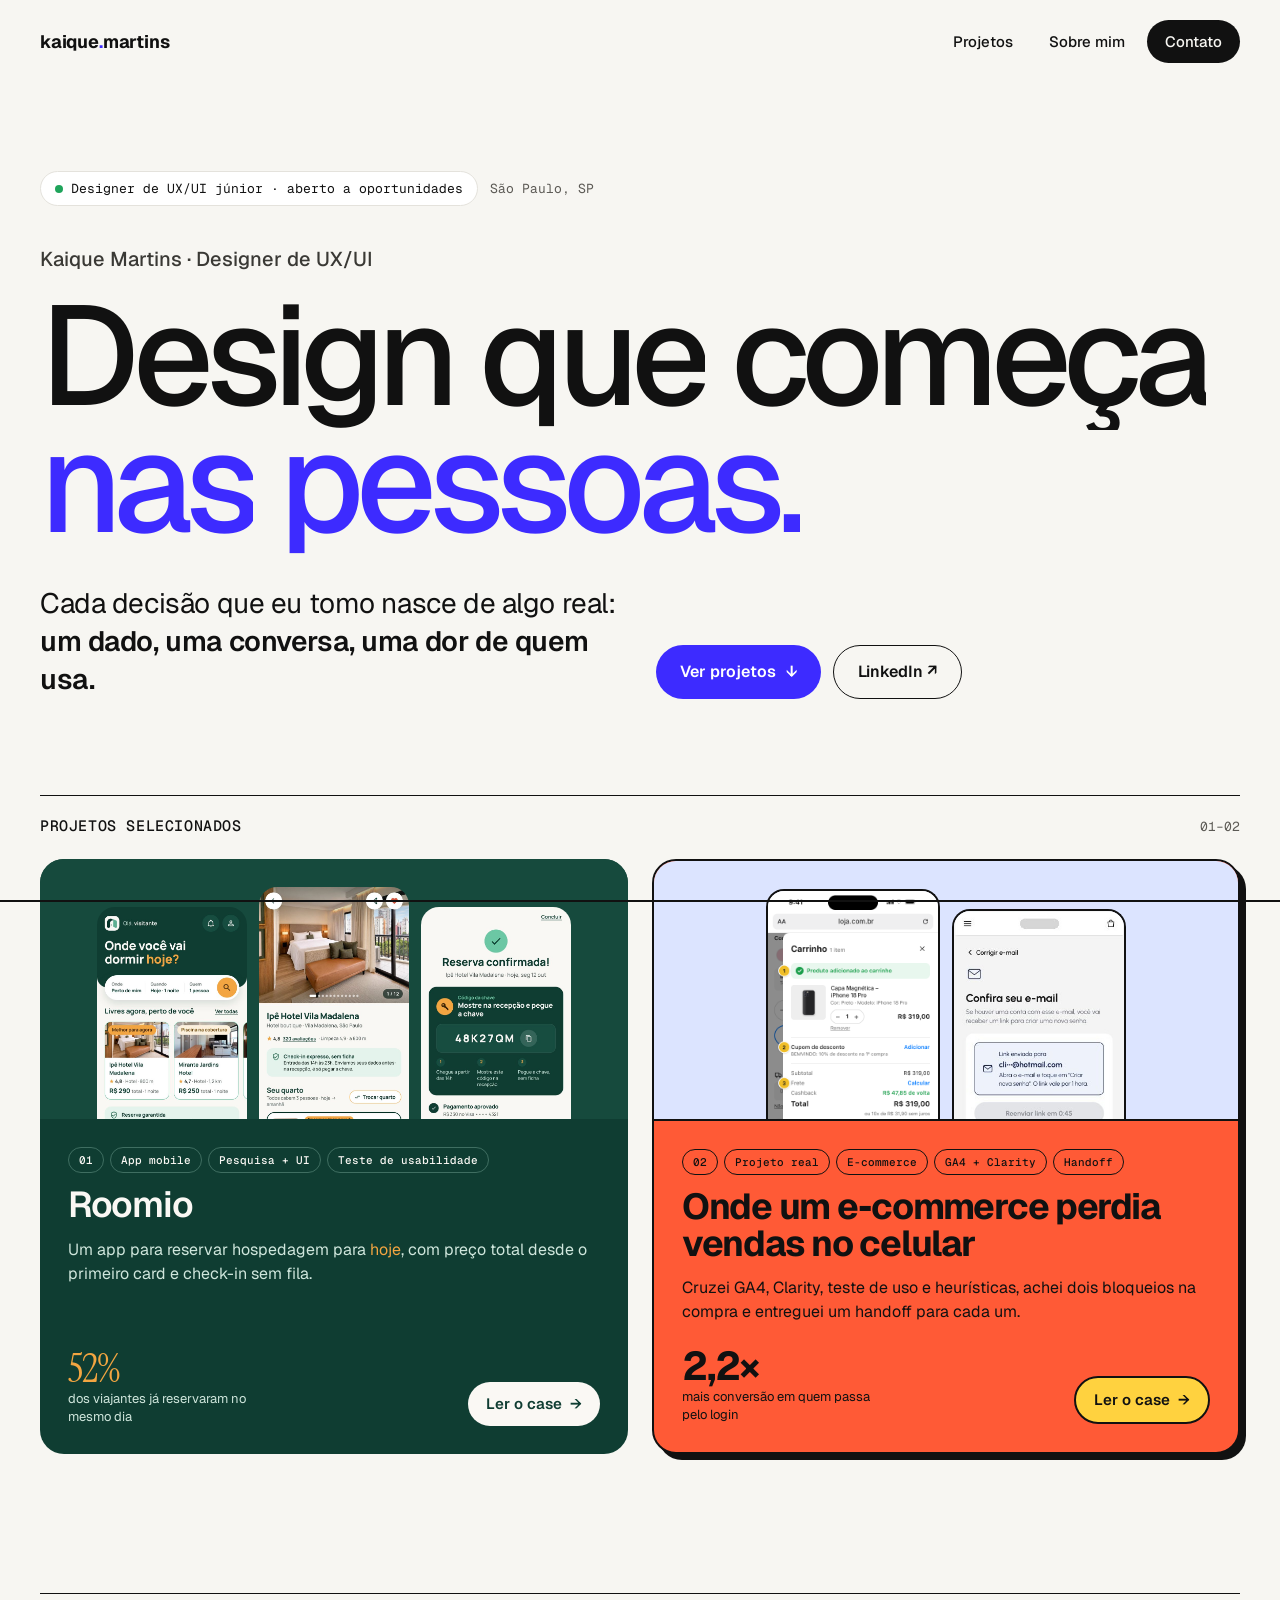
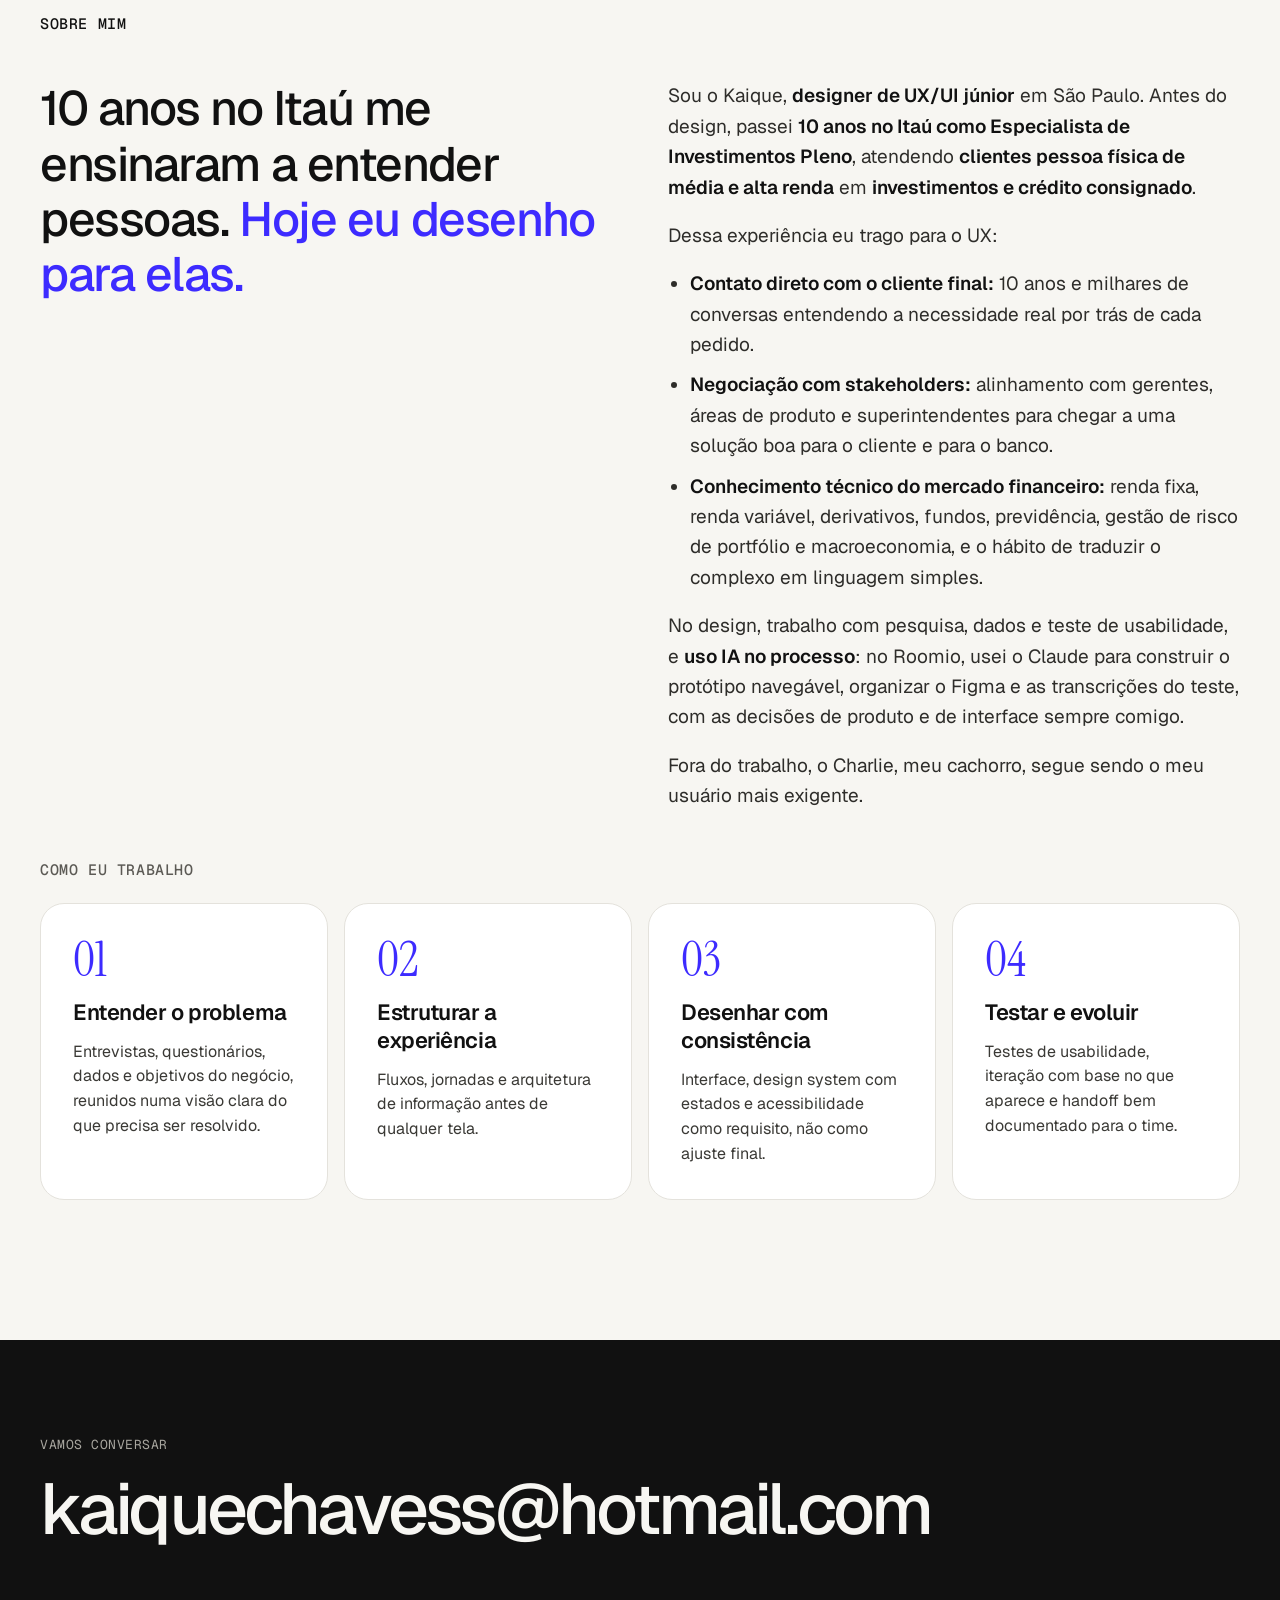
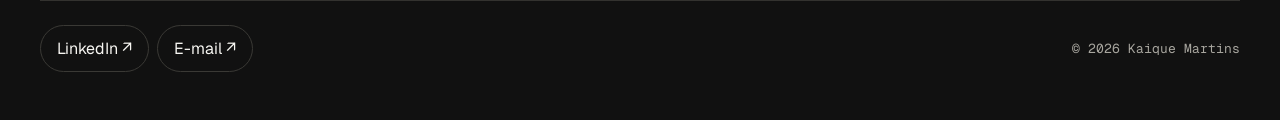
<file: index.html>
<!doctype html>
<html lang="pt-BR">
<head>
<meta charset="utf-8">
<meta name="viewport" content="width=device-width, initial-scale=1">
<title>Kaique Martins — Designer de UX/UI</title>
<meta name="description" content="Portfólio de Kaique Martins, designer de UX/UI em São Paulo. Design que começa nas pessoas.">
<meta property="og:title" content="Kaique Martins — Designer de UX/UI">
<meta property="og:description" content="Portfólio de Kaique Martins, designer de UX/UI em São Paulo. Design que começa nas pessoas.">
<meta property="og:type" content="website">
<link rel="icon" href="favicon.svg" type="image/svg+xml">
<link rel="preconnect" href="https://fonts.googleapis.com">
<link href="https://fonts.googleapis.com/css2?family=Instrument+Serif:ital@0;1&amp;family=Geist:wght@400;500;600;700&amp;family=Geist+Mono:wght@400;500&amp;display=swap" rel="stylesheet">
<style>
html{scroll-behavior:smooth}body{margin:0;background:#F7F6F2}
html{scroll-behavior:smooth}a{color:#111111}a:hover{color:#3D2BFF}
@media (max-width:640px){
[style*="max-width: 1200px"]{padding-left:20px!important;padding-right:20px!important}
[style*="minmax("]{grid-template-columns:minmax(0,1fr)!important}
[style*="gap: 56px"]{gap:28px!important}
}
@media (max-width:640px){
section[style*="padding: 88px 32px 96px"]{padding-top:48px!important;padding-bottom:64px!important;gap:32px!important}
section[style*="padding: 140px 32px 0"]{padding-top:88px!important}
footer[style*="margin-top: 140px"]{margin-top:88px!important;padding:72px 20px 40px!important}
a[href^="mailto"][style*="clamp(30px"]{font-size:clamp(18px,5.8vw,40px)!important;overflow-wrap:normal!important;word-break:normal!important}
ol>li[style*="padding: 32px"]{padding:24px!important}
}
</style>
<link rel="stylesheet" href="assets/motion/motion.css">
<style>
.pc-grid{display:grid;grid-template-columns:repeat(2,minmax(0,1fr));gap:24px;align-items:stretch}
.pc{display:flex;flex-direction:column;text-decoration:none;border-radius:24px;overflow:hidden}
.pc-roomio{background:#0F3D32;color:#FAF8F4}
.pc-ecom{background:#FF5A36;color:#111111;border:2px solid #111111;box-shadow:6px 6px 0 #111111}
.pc-vis{height:260px;display:flex;gap:12px;justify-content:center;align-items:flex-start;padding:28px 20px 0;box-sizing:border-box;overflow:hidden}
.pc-roomio .pc-vis{background:#164A3D}
.pc-ecom .pc-vis{background:#DCE4FF;border-bottom:2px solid #111111}
.pc-vis img{width:28%;max-width:150px;aspect-ratio:248/540;object-fit:cover;object-position:top;border-radius:18px 18px 0 0;display:block}
.pc-roomio .pc-vis img:nth-child(odd){transform:translateY(20px)}
.pc-ecom .pc-vis img{width:36%;max-width:170px;aspect-ratio:430/860;border:2px solid #111111;border-bottom:0}
.pc-ecom .pc-vis img:nth-child(2){transform:translateY(20px)}
.pc-body{flex:1;display:flex;flex-direction:column;gap:14px;padding:28px 28px 28px}
.pc-tags{display:flex;flex-wrap:wrap;gap:6px;font-family:'Geist Mono',monospace;font-size:11px;font-weight:500}
.pc-tags span{padding:5px 10px;border-radius:999px}
.pc-roomio .pc-tags span{border:1px solid #3F6E61}
.pc-ecom .pc-tags span{border:1.5px solid #111111}
.pc h3{margin:0;font-size:clamp(28px,3vw,36px);letter-spacing:-.035em;line-height:1.02}
.pc-roomio h3{font-weight:600}
.pc-ecom h3{font-weight:700}
.pc p{margin:0;font-size:16px;line-height:1.5}
.pc-roomio p{color:#CFE6DC}
.pc-foot{margin-top:auto;padding-top:8px;display:flex;flex-wrap:wrap;gap:16px;align-items:flex-end;justify-content:space-between}
.pc-stat{display:flex;flex-direction:column;gap:2px}
.pc-stat b{font-size:40px;line-height:1;letter-spacing:-.03em;font-weight:700}
.pc-stat span{font-size:13px;max-width:190px;line-height:1.35}
.pc-roomio .pc-stat span{color:#CFE6DC}
.pc-btn{display:inline-flex;align-items:center;gap:8px;min-height:44px;padding:0 18px;border-radius:999px;font-weight:600;font-size:15px}
.pc-roomio .pc-btn{background:#FAF8F4;color:#0F3D32}
.pc-ecom .pc-btn{background:#FFD23F;border:2px solid #111111;color:#111111}
@media (max-width:860px){.pc-grid{grid-template-columns:1fr}}
@media (max-width:640px){
.pc-grid{gap:20px}
.pc{border-radius:20px}
.pc-vis{height:150px;gap:8px;padding:18px 16px 0}
.pc-vis img{border-radius:12px 12px 0 0}
.pc-roomio .pc-vis img:nth-child(odd){transform:translateY(12px)}
.pc-ecom .pc-vis img:nth-child(2){transform:translateY(12px)}
.pc-body{gap:10px;padding:18px 18px 20px}
.pc-tags{gap:5px;font-size:10px}
.pc-tags span{padding:4px 8px}
.pc-tags span:nth-child(n+4){display:none}
.pc h3{font-size:24px}
.pc p{font-size:15px;line-height:1.45}
.pc-foot{flex-wrap:nowrap;gap:12px;align-items:center;padding-top:4px}
.pc-stat b{font-size:28px}
.pc-stat span{font-size:12px;max-width:150px}
.pc-btn{min-height:40px;padding:0 14px;font-size:14px;white-space:nowrap;flex:none}
}
</style>
</head>
<body>
<div style="font-family: 'Geist', system-ui, sans-serif; color: #111111; background: #F7F6F2; min-height: 100vh">

<header style="max-width: 1200px; margin: 0 auto; padding: 20px 32px; display: flex; flex-wrap: wrap; gap: 16px; justify-content: space-between; align-items: center">
<a href="#" style="text-decoration: none; font-weight: 700; font-size: 18px; letter-spacing: -0.01em">kaique<span style="color: #3D2BFF">.</span>martins</a>
<nav aria-label="Principal" style="display: flex; flex-wrap: wrap; gap: 8px; font-size: 15px; font-weight: 500">
<a href="#projetos" style="text-decoration: none; padding: 12px 14px">Projetos</a>
<a href="#sobre" style="text-decoration: none; padding: 12px 14px">Sobre mim</a>
<a href="#contato" style="text-decoration: none; padding: 12px 18px; border-radius: 999px; background: #111111; color: #F7F6F2">Contato</a>
</nav>
</header>

<section style="max-width: 1200px; margin: 0 auto; padding: 88px 32px 96px; display: flex; flex-direction: column; gap: 40px">
<div style="display: flex; flex-wrap: wrap; gap: 12px; align-items: center">
<span style="display: inline-flex; align-items: center; gap: 8px; font-family: 'Geist Mono', monospace; font-size: 13px; padding: 8px 14px; border-radius: 999px; background: #FFFFFF; border: 1px solid #E4E2DC"><span aria-hidden="true" style="width: 8px; height: 8px; border-radius: 50%; background: #1FA45B"></span>Designer de UX/UI júnior · aberto a oportunidades</span>
<span style="font-family: 'Geist Mono', monospace; font-size: 13px; color: #5C5A55">São Paulo, SP</span>
</div>
<div style="display: flex; flex-direction: column; gap: 20px">
<p style="margin: 0; font-size: 20px; font-weight: 500; color: #3A3935">Kaique Martins · Designer de UX/UI</p>
<h1 style="margin: 0; font-weight: 500; font-size: clamp(60px, 11vw, 156px); line-height: 0.9; letter-spacing: -0.055em">Design que começa <span style="color: #3D2BFF">nas pessoas.</span></h1>
</div>
<div style="display: grid; grid-template-columns: repeat(auto-fit, minmax(300px, 1fr)); gap: 32px; align-items: end">
<p style="margin: 0; font-size: clamp(22px, 2.2vw, 28px); line-height: 1.35; letter-spacing: -0.015em; color: #111111; max-width: 640px">Cada decisão que eu tomo nasce de algo real: <strong style="font-weight: 600">um dado, uma conversa, uma dor de quem usa.</strong></p>
<div style="display: flex; flex-wrap: wrap; gap: 12px; justify-content: flex-start">
<a href="#projetos" style="display: inline-flex; align-items: center; gap: 10px; min-height: 52px; padding: 0 24px; border-radius: 999px; background: #3D2BFF; color: #FFFFFF; text-decoration: none; font-weight: 600">Ver projetos <span aria-hidden="true">↓</span></a>
<a href="https://www.linkedin.com/in/kaique-martinss" target="_blank" rel="noopener" style="display: inline-flex; align-items: center; min-height: 52px; padding: 0 24px; border-radius: 999px; border: 1px solid #111111; text-decoration: none; font-weight: 600">LinkedIn ↗</a>
</div>
</div>
</section>

<section id="projetos" style="max-width: 1200px; margin: 0 auto; padding: 0 32px; display: flex; flex-direction: column; gap: 24px">
<div style="display: flex; flex-wrap: wrap; gap: 16px; justify-content: space-between; align-items: baseline; border-top: 1px solid #111111; padding-top: 20px">
<h2 style="margin: 0; font-size: 15px; font-family: 'Geist Mono', monospace; font-weight: 500; letter-spacing: 0.04em; text-transform: uppercase">Projetos selecionados</h2>
<span style="font-family: 'Geist Mono', monospace; font-size: 13px; color: #5C5A55">01–02</span>
</div>

<div class="pc-grid">
<a href="roomio.html" class="pc pc-roomio" aria-label="Abrir estudo de caso do Roomio">
<div class="pc-vis">
<img src="assets/v3/home.jpg" alt="">
<img src="assets/v3/detalhe-topo.jpg" alt="">
<img src="assets/v3/confirmada.jpg" alt="">
</div>
<div class="pc-body">
<div class="pc-tags"><span>01</span><span>App mobile</span><span>Pesquisa + UI</span><span>Teste de usabilidade</span></div>
<h3>Roomio</h3>
<p>Um app para reservar hospedagem para <span style="color: #F2A541">hoje</span>, com preço total desde o primeiro card e check-in sem fila.</p>
<div class="pc-foot">
<div class="pc-stat"><b style="font-family: 'Instrument Serif', Georgia, serif; font-weight: 400; color: #F2A541">53%</b><span>dos viajantes já reservaram no mesmo dia</span></div>
<span class="pc-btn">Ler o case <span aria-hidden="true">→</span></span>
</div>
</div>
</a>
<a href="ecommerce.html" class="pc pc-ecom" aria-label="Abrir estudo de caso do e-commerce de acessórios">
<div class="pc-vis">
<img src="assets/ecommerce/adicionado.png?v=2" alt="">
<img src="assets/ecommerce/hero-senha.png" alt="">
</div>
<div class="pc-body">
<div class="pc-tags"><span>02</span><span>Projeto real</span><span>E-commerce</span><span>GA4 + Clarity</span><span>Handoff</span></div>
<h3>Onde um e&#8209;commerce perdia vendas no celular</h3>
<p>Cruzei GA4, Clarity, teste de uso e heurísticas, achei dois bloqueios na compra e entreguei um handoff para cada um.</p>
<div class="pc-foot">
<div class="pc-stat"><b>2,2×</b><span>mais conversão em quem passa pelo login</span></div>
<span class="pc-btn">Ler o case <span aria-hidden="true">→</span></span>
</div>
</div>
</a>
</div>
</section>

<section id="sobre" style="max-width: 1200px; margin: 0 auto; padding: 140px 32px 0; display: flex; flex-direction: column; gap: 48px">
<div style="display: flex; flex-wrap: wrap; gap: 16px; justify-content: space-between; align-items: baseline; border-top: 1px solid #111111; padding-top: 20px">
<h2 style="margin: 0; font-size: 15px; font-family: 'Geist Mono', monospace; font-weight: 500; letter-spacing: 0.04em; text-transform: uppercase">Sobre mim</h2>
</div>
<div style="display: grid; grid-template-columns: repeat(auto-fit, minmax(320px, 1fr)); gap: 56px; align-items: start">
<p style="margin: 0; font-size: clamp(30px, 3.8vw, 48px); line-height: 1.15; letter-spacing: -0.03em; font-weight: 500">10 anos no Itaú me ensinaram a entender pessoas. <span style="color: #3D2BFF">Hoje eu desenho para elas.</span></p>
<div style="display: flex; flex-direction: column; gap: 18px; font-size: 19px; line-height: 1.6; color: #2E2D2A">
<p style="margin: 0">Sou o Kaique, <strong style="font-weight: 600; color: #111111">designer de UX/UI júnior</strong> em São Paulo. Antes do design, passei <strong style="font-weight: 600; color: #111111">10 anos no Itaú como Especialista de Investimentos Pleno</strong>, atendendo <strong style="font-weight: 600; color: #111111">clientes pessoa física de média e alta renda</strong> em <strong style="font-weight: 600; color: #111111">investimentos e crédito consignado</strong>.</p>
<p style="margin: 0">Dessa experiência eu trago para o UX:</p>
<ul style="margin: 0; padding-left: 22px; display: flex; flex-direction: column; gap: 10px">
<li><strong style="font-weight: 600; color: #111111">Contato direto com o cliente final:</strong> 10 anos e milhares de conversas entendendo a necessidade real por trás de cada pedido.</li>
<li><strong style="font-weight: 600; color: #111111">Negociação com stakeholders:</strong> alinhamento com gerentes, áreas de produto e superintendentes para chegar a uma solução boa para o cliente e para o banco.</li>
<li><strong style="font-weight: 600; color: #111111">Conhecimento técnico do mercado financeiro:</strong> renda fixa, renda variável, derivativos, fundos, previdência, gestão de risco de portfólio e macroeconomia, e o hábito de traduzir o complexo em linguagem simples.</li>
</ul>
<p style="margin: 0">No design, trabalho com pesquisa, dados e teste de usabilidade, e <strong style="font-weight: 600; color: #111111">uso IA no processo</strong>: no Roomio, usei o Claude para construir o protótipo navegável, organizar o Figma e as transcrições do teste, com as decisões de produto e de interface sempre comigo.</p>
<p style="margin: 0">Fora do trabalho, o Charlie, meu cachorro, segue sendo o meu usuário mais exigente.</p>
</div>
</div>
<div style="display: flex; flex-direction: column; gap: 24px">
<h3 style="margin: 0; font-size: 15px; font-family: 'Geist Mono', monospace; font-weight: 500; letter-spacing: 0.04em; text-transform: uppercase; color: #5C5A55">Como eu trabalho</h3>
<ol style="margin: 0; padding: 0; list-style: none; display: grid; grid-template-columns: repeat(auto-fit, minmax(240px, 1fr)); gap: 16px">
<li style="background: #FFFFFF; border: 1px solid #E4E2DC; border-radius: 24px; padding: 32px; display: flex; flex-direction: column; gap: 14px">
<span style="font-family: 'Instrument Serif', Georgia, serif; font-size: 48px; line-height: 1; color: #3D2BFF">01</span>
<h3 style="margin: 0; font-size: 22px; font-weight: 600; letter-spacing: -0.02em">Entender o problema</h3>
<p style="margin: 0; color: #3A3935; line-height: 1.55">Entrevistas, questionários, dados e objetivos do negócio, reunidos numa visão clara do que precisa ser resolvido.</p>
</li>
<li style="background: #FFFFFF; border: 1px solid #E4E2DC; border-radius: 24px; padding: 32px; display: flex; flex-direction: column; gap: 14px">
<span style="font-family: 'Instrument Serif', Georgia, serif; font-size: 48px; line-height: 1; color: #3D2BFF">02</span>
<h3 style="margin: 0; font-size: 22px; font-weight: 600; letter-spacing: -0.02em">Estruturar a experiência</h3>
<p style="margin: 0; color: #3A3935; line-height: 1.55">Fluxos, jornadas e arquitetura de informação antes de qualquer tela.</p>
</li>
<li style="background: #FFFFFF; border: 1px solid #E4E2DC; border-radius: 24px; padding: 32px; display: flex; flex-direction: column; gap: 14px">
<span style="font-family: 'Instrument Serif', Georgia, serif; font-size: 48px; line-height: 1; color: #3D2BFF">03</span>
<h3 style="margin: 0; font-size: 22px; font-weight: 600; letter-spacing: -0.02em">Desenhar com consistência</h3>
<p style="margin: 0; color: #3A3935; line-height: 1.55">Interface, design system com estados e acessibilidade como requisito, não como ajuste final.</p>
</li>
<li style="background: #FFFFFF; border: 1px solid #E4E2DC; border-radius: 24px; padding: 32px; display: flex; flex-direction: column; gap: 14px">
<span style="font-family: 'Instrument Serif', Georgia, serif; font-size: 48px; line-height: 1; color: #3D2BFF">04</span>
<h3 style="margin: 0; font-size: 22px; font-weight: 600; letter-spacing: -0.02em">Testar e evoluir</h3>
<p style="margin: 0; color: #3A3935; line-height: 1.55">Testes de usabilidade, iteração com base no que aparece e handoff bem documentado para o time.</p>
</li>
</ol>
</div>
</section>

<footer id="contato" style="margin-top: 140px; background: #111111; color: #F7F6F2; padding: 96px 32px 48px">
<div style="max-width: 1200px; margin: 0 auto; display: flex; flex-direction: column; gap: 56px">
<div style="display: flex; flex-direction: column; gap: 20px">
<span style="font-family: 'Geist Mono', monospace; font-size: 13px; color: #A8A69F; text-transform: uppercase; letter-spacing: 0.04em">Vamos conversar</span>
<a href="mailto:kaiquechavess@hotmail.com" style="color: #F7F6F2; text-decoration: none; font-size: clamp(30px, 5.6vw, 76px); font-weight: 500; letter-spacing: -0.045em; line-height: 1; overflow-wrap: anywhere">kaiquechavess@hotmail.com</a>
</div>
<div style="display: flex; flex-wrap: wrap; gap: 24px; justify-content: space-between; align-items: center; border-top: 1px solid #33322F; padding-top: 24px">
<nav aria-label="Redes" style="display: flex; flex-wrap: wrap; gap: 8px">
<a href="https://www.linkedin.com/in/kaique-martinss" target="_blank" rel="noopener" style="color: #F7F6F2; text-decoration: none; padding: 12px 16px; border: 1px solid #3A3935; border-radius: 999px">LinkedIn ↗</a>
<a href="mailto:kaiquechavess@hotmail.com" style="color: #F7F6F2; text-decoration: none; padding: 12px 16px; border: 1px solid #3A3935; border-radius: 999px">E-mail ↗</a>
</nav>
<span style="font-family: 'Geist Mono', monospace; font-size: 13px; color: #A8A69F">© 2026 Kaique Martins</span>
</div>
</div>
</footer>
</div>
<script>window.FX_ON=["hero","reveal","cards","count"];</script>
<script src="assets/motion/motion.js"></script>
</body>
</html>
</file>
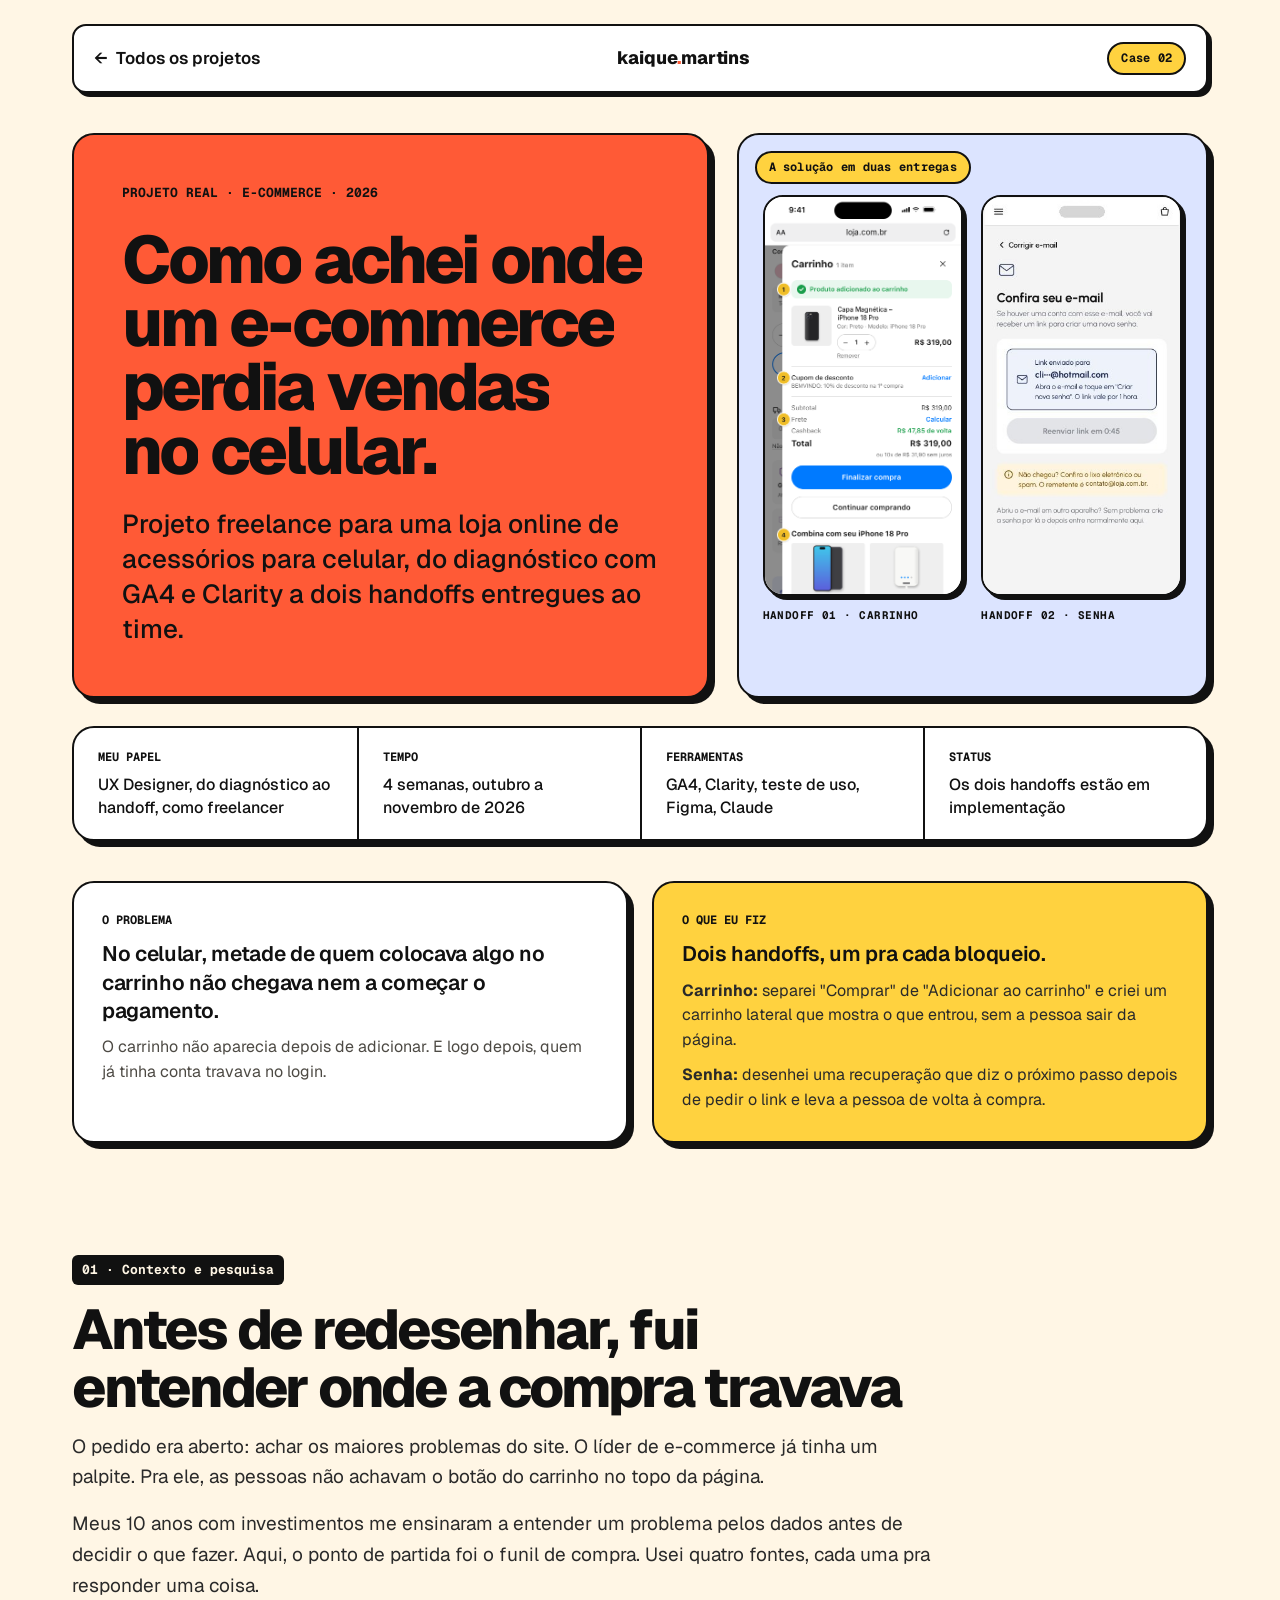
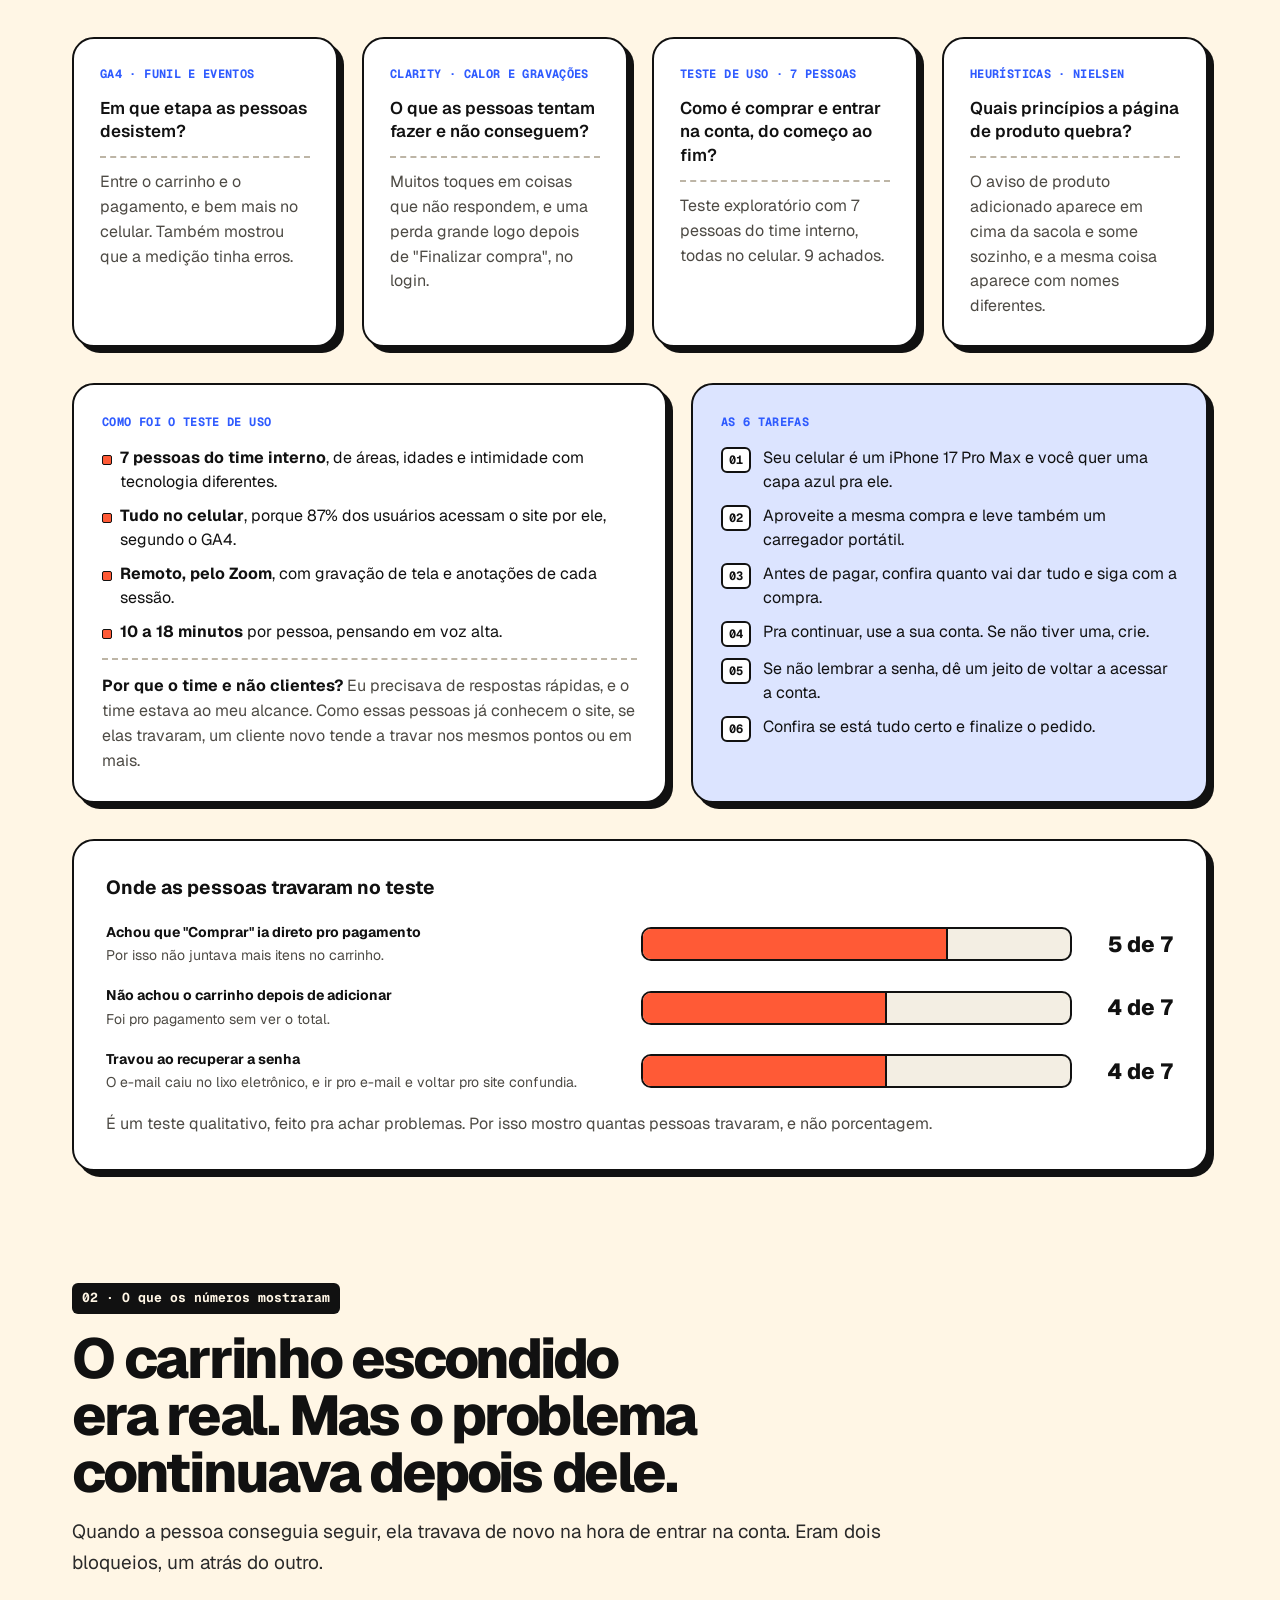
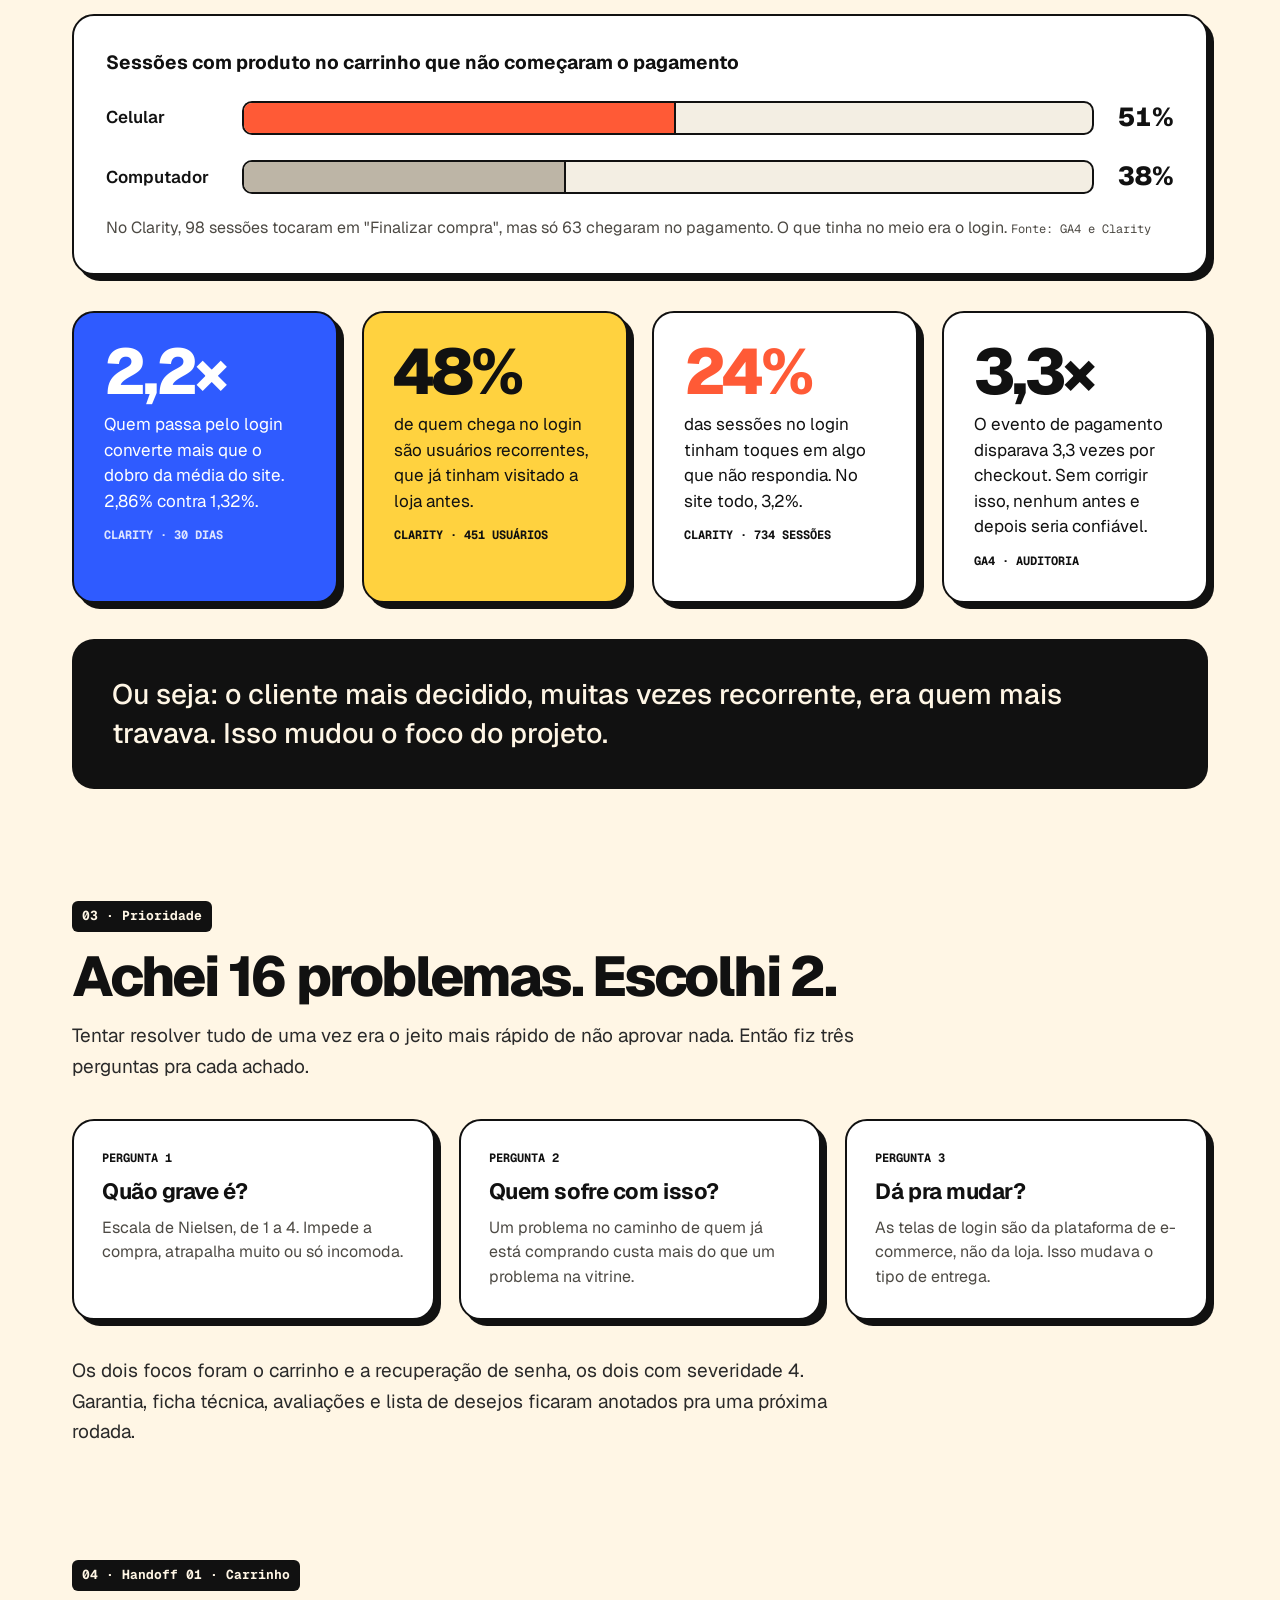
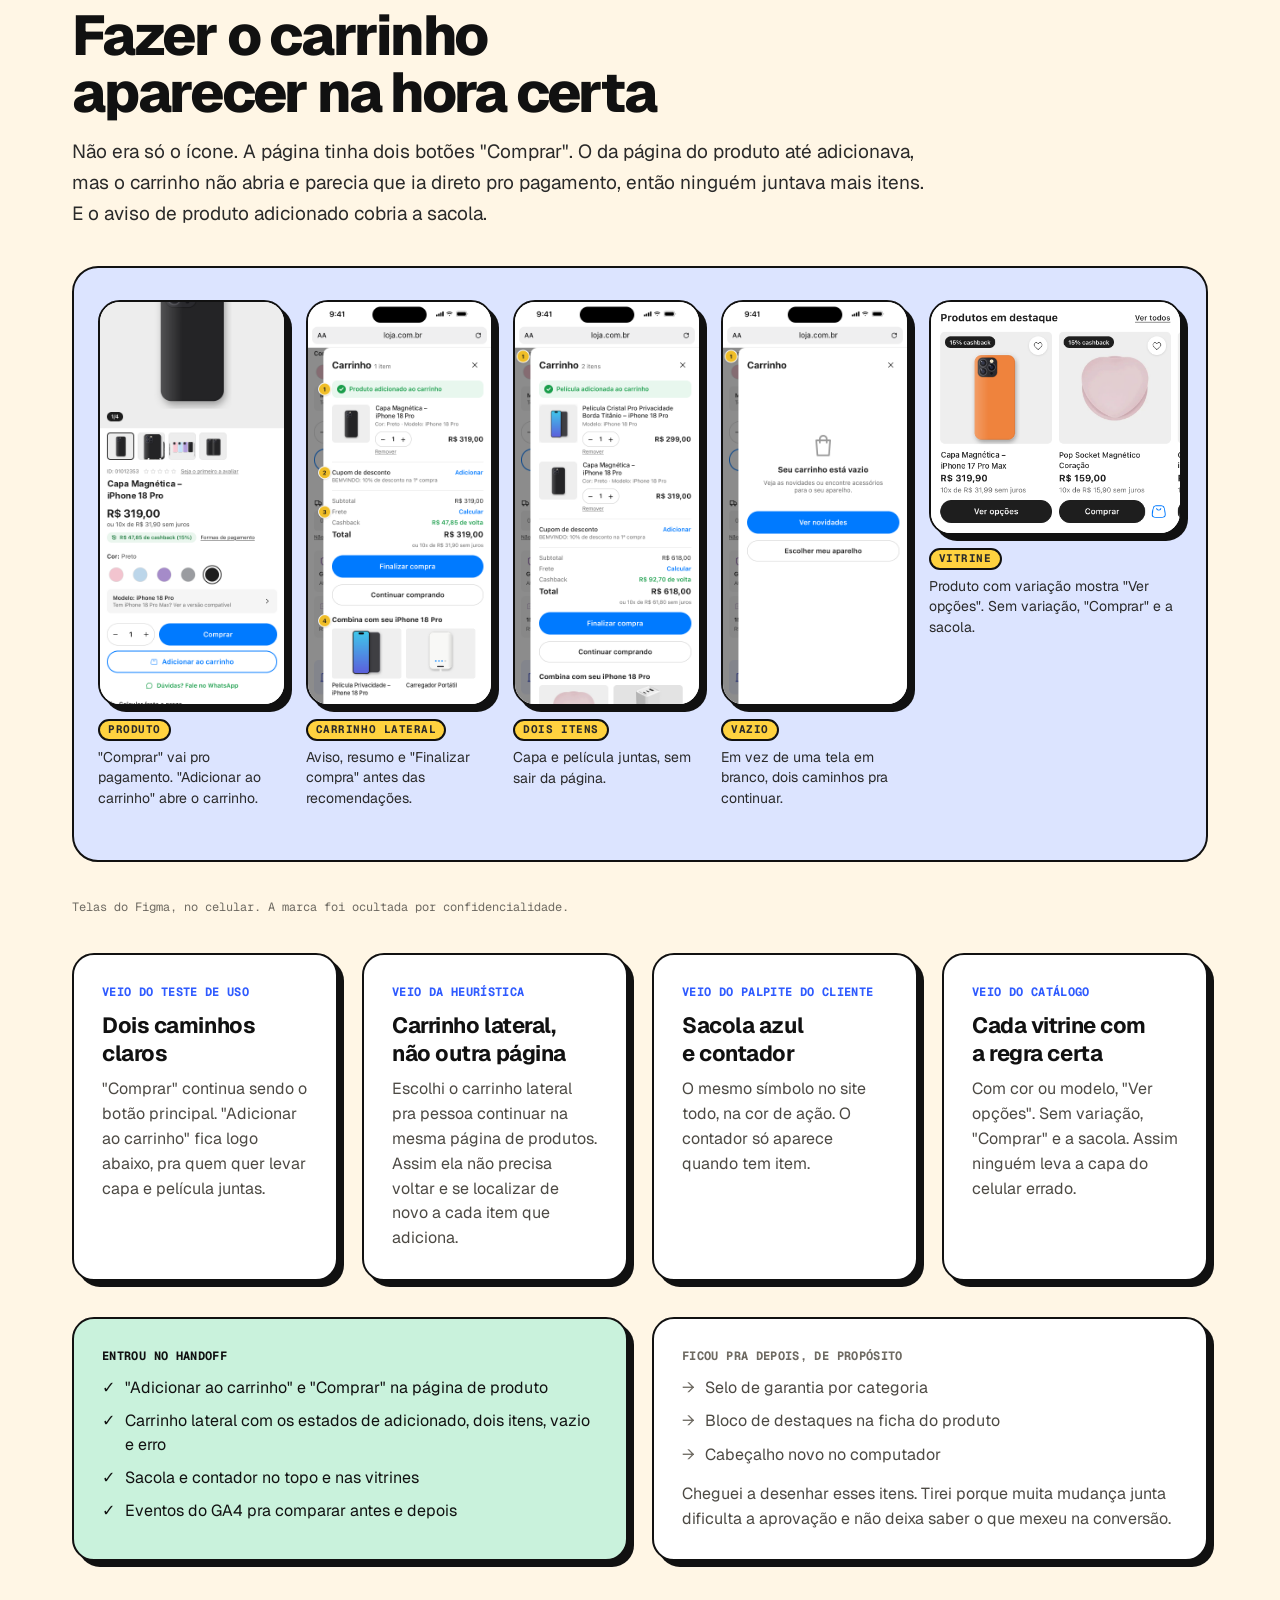
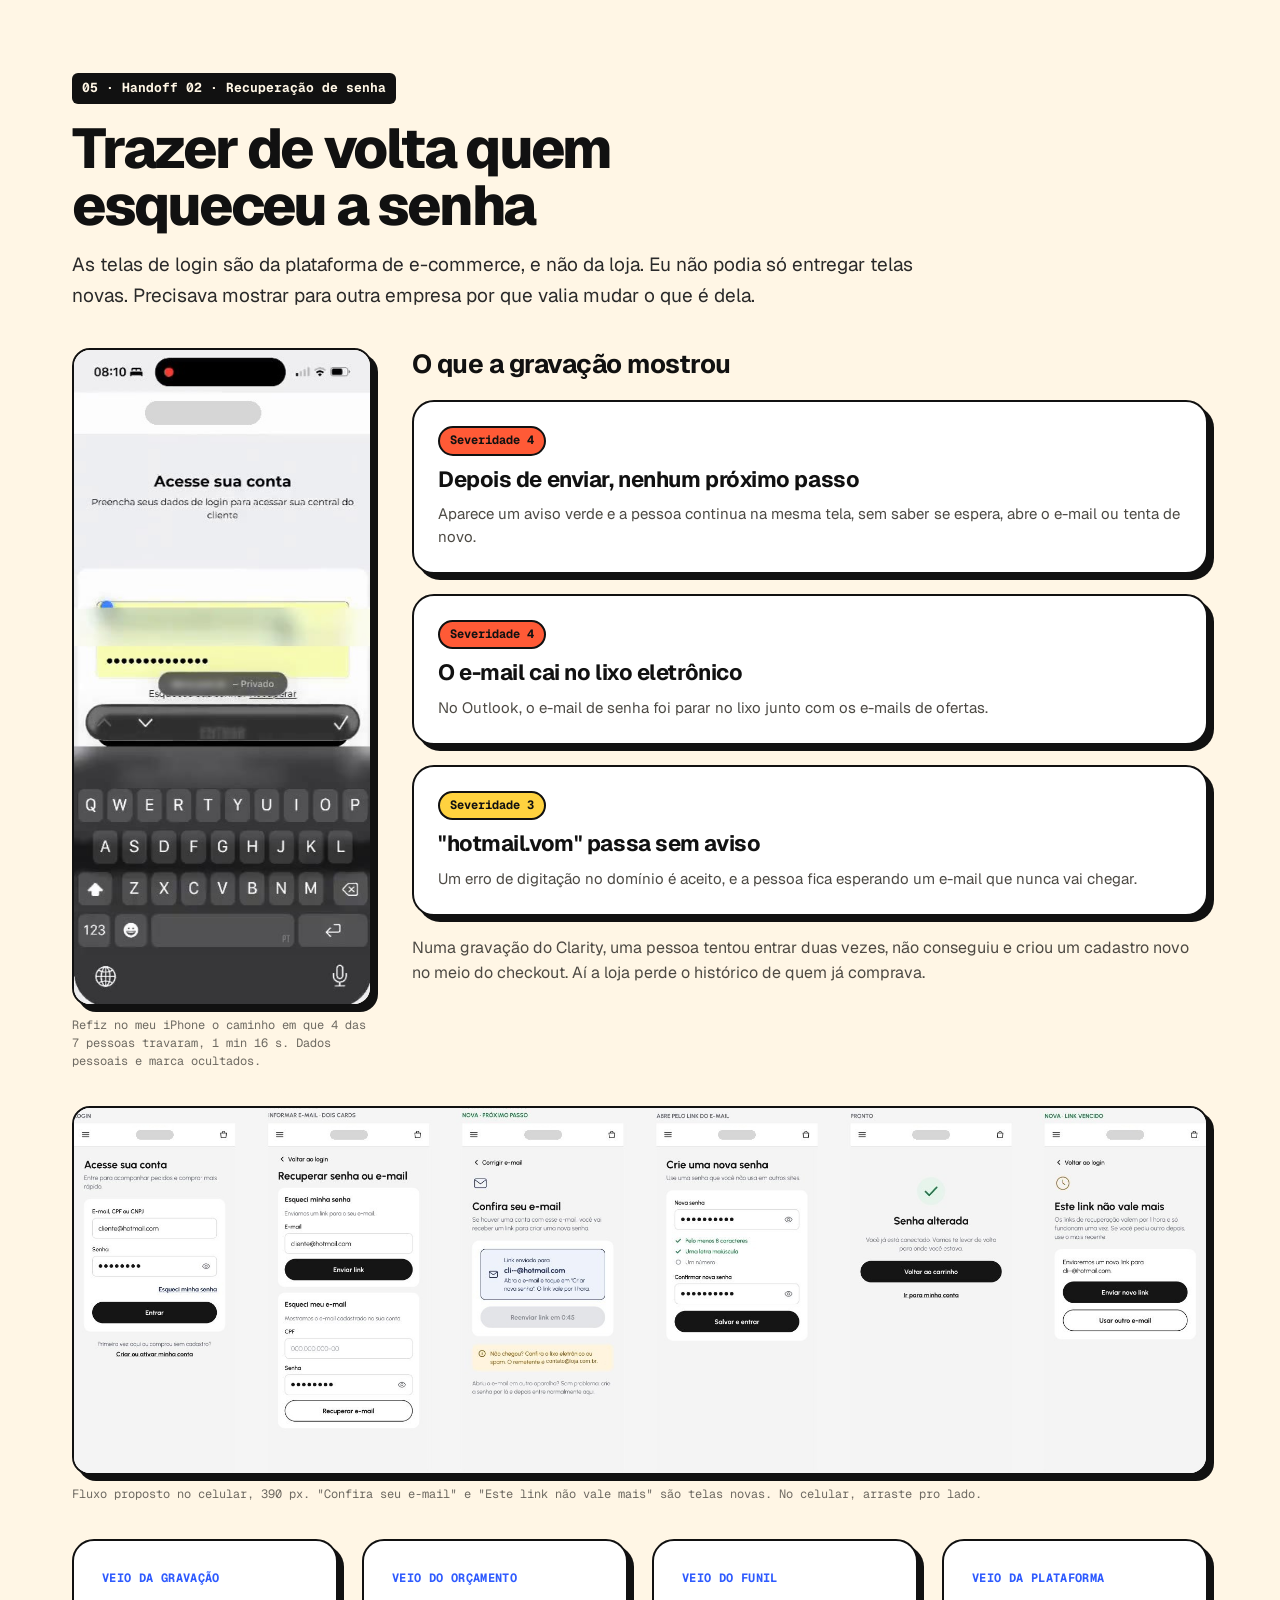
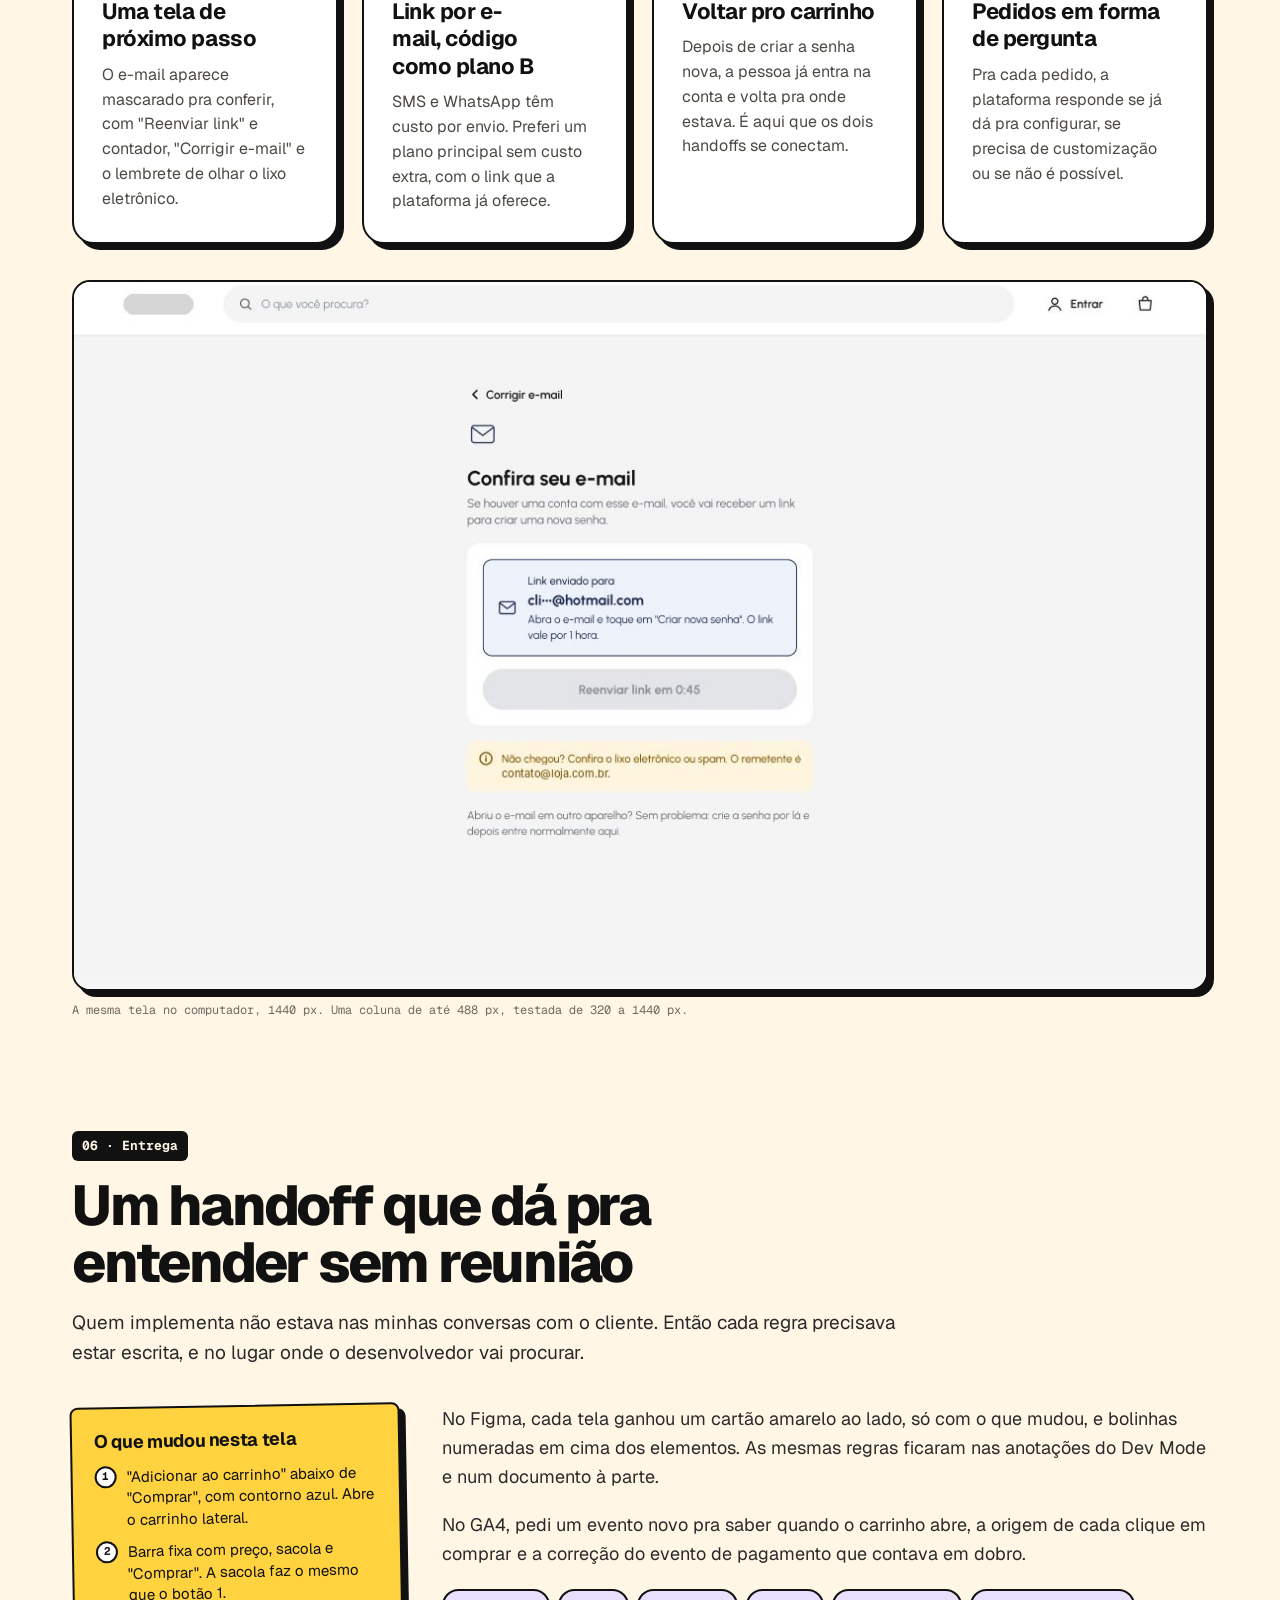
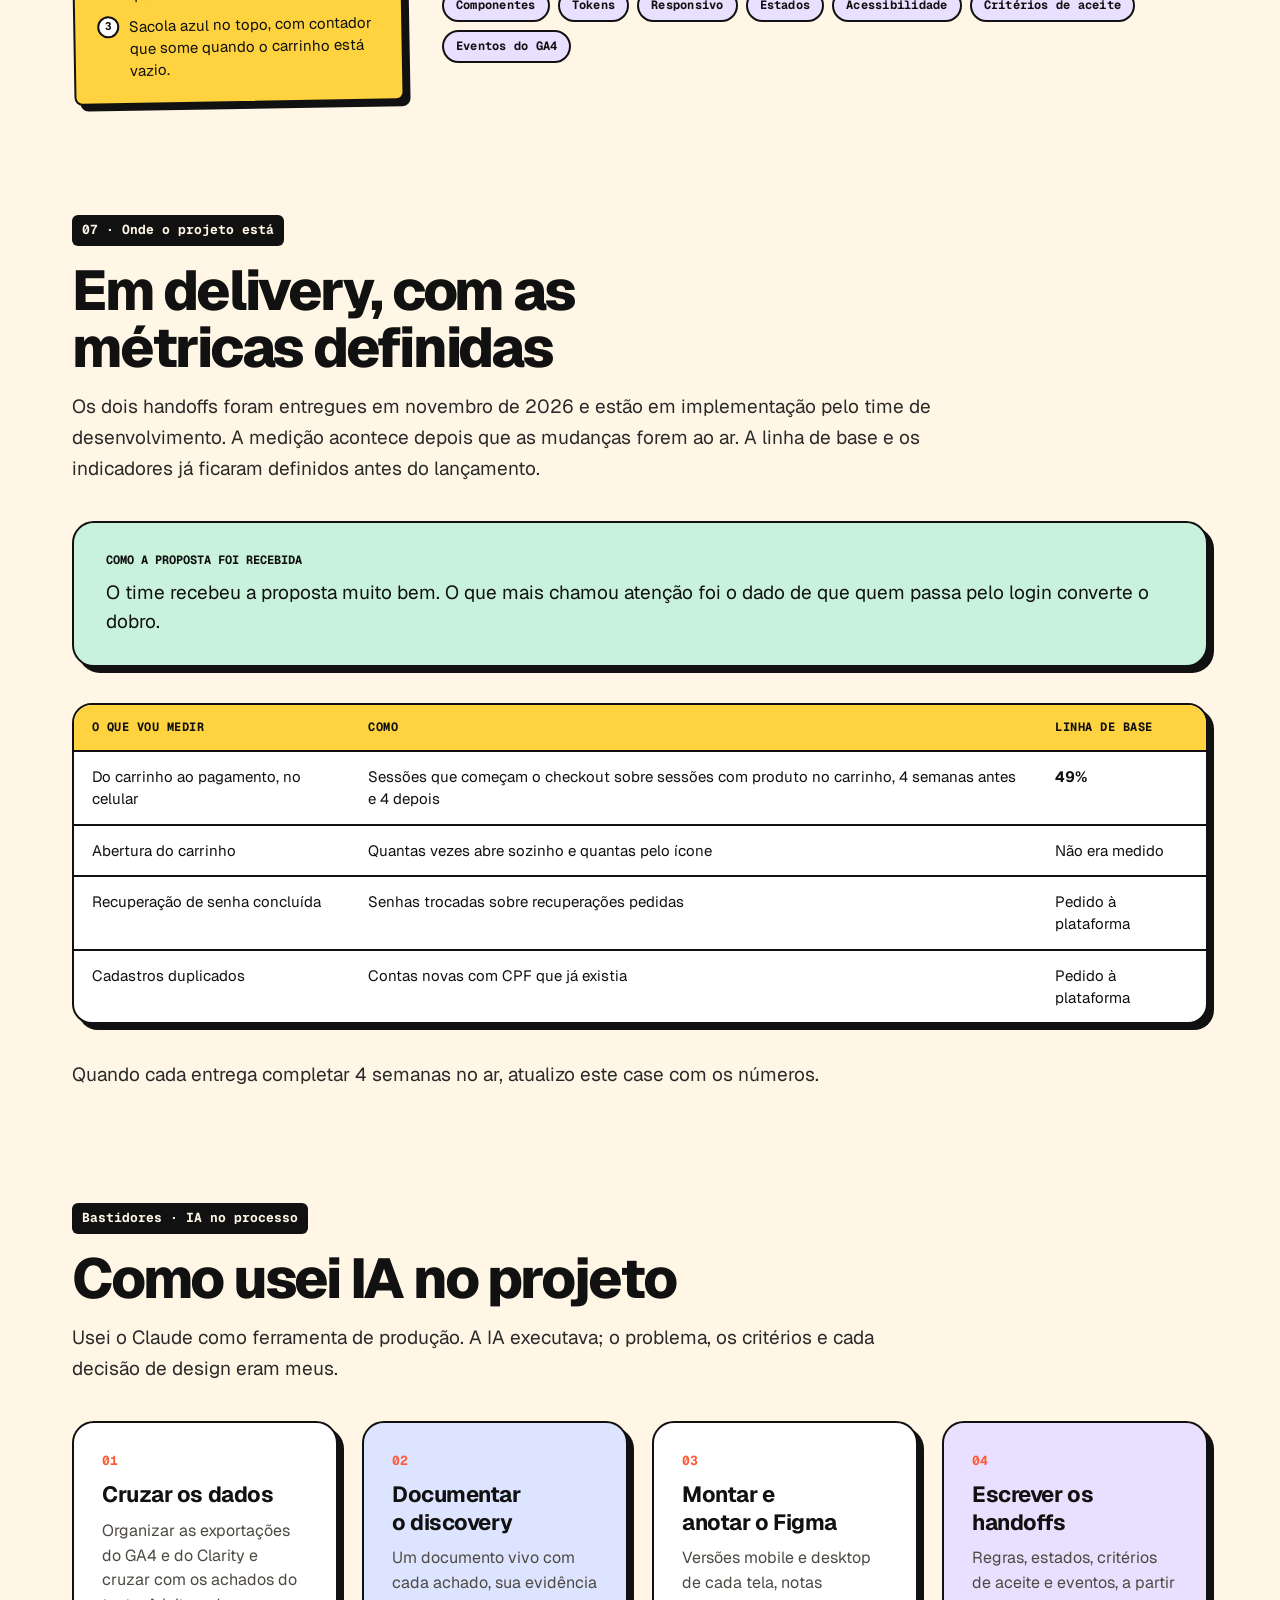
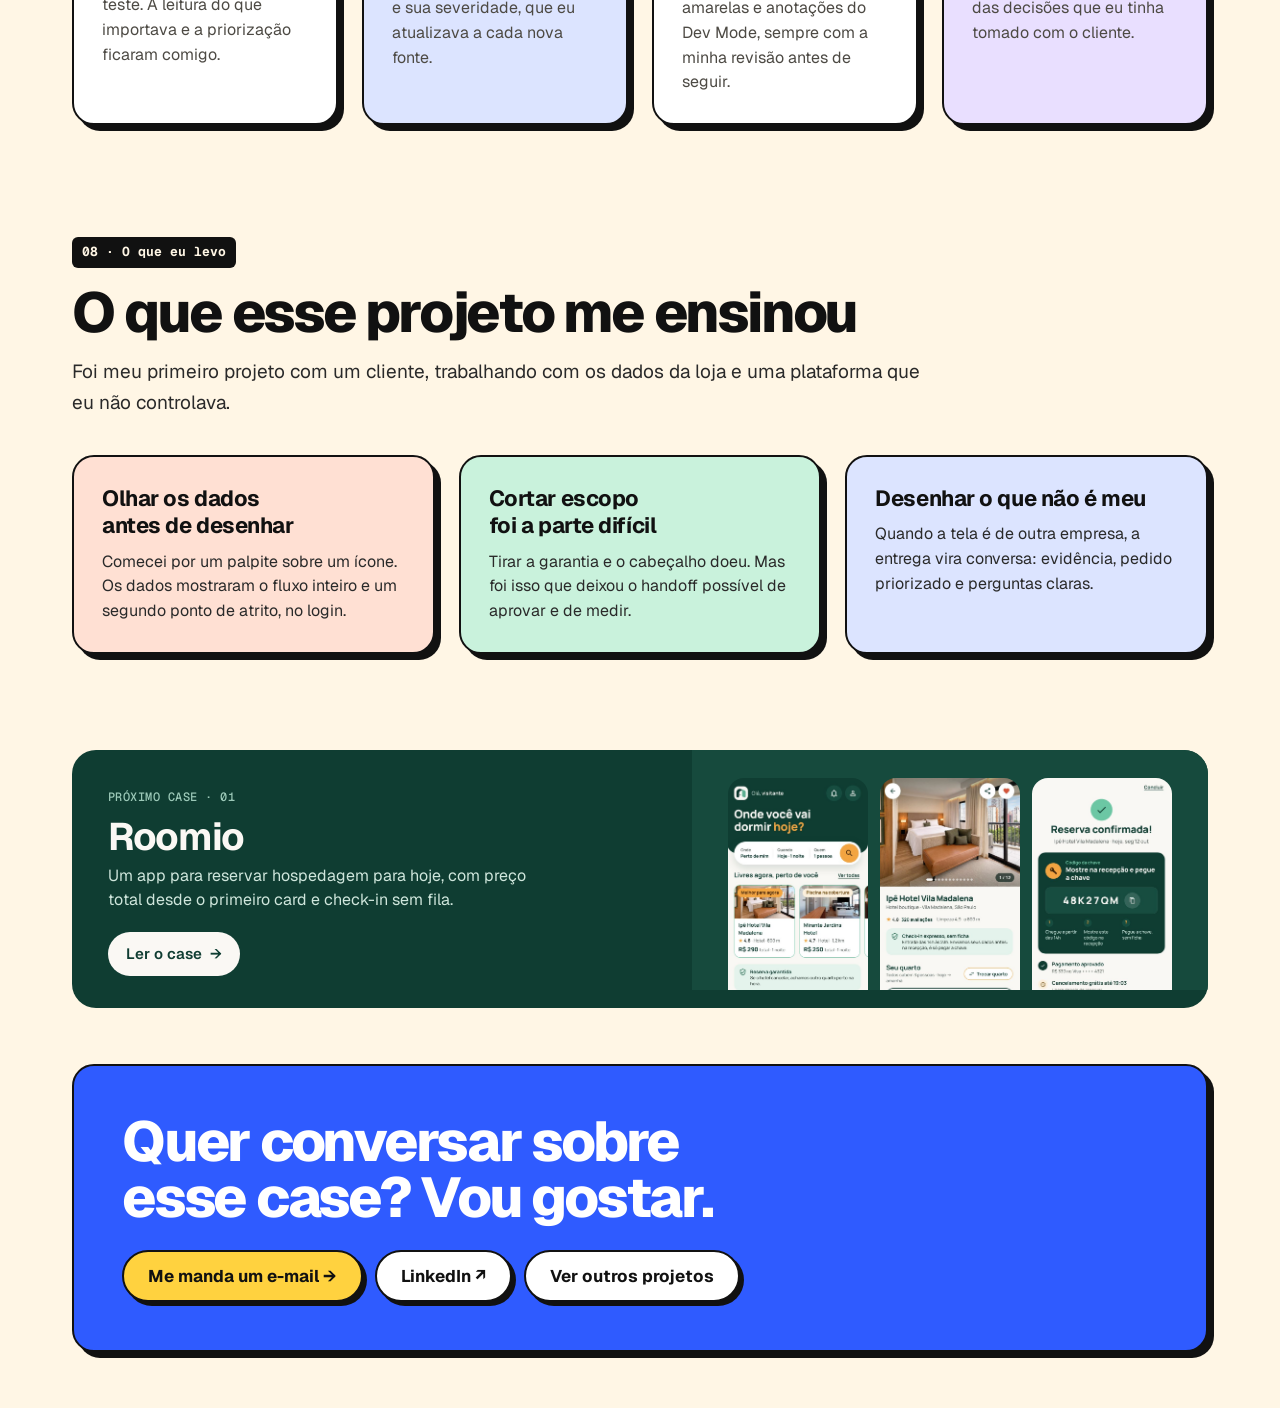
<file: ecommerce.html>
<!doctype html>
<html lang="pt-BR">
<head>
<meta charset="utf-8">
<meta name="viewport" content="width=device-width, initial-scale=1">
<title>E-commerce de acessórios · Estudo de caso</title>
<meta name="description" content="Estudo de caso de um e-commerce de acessórios para celular: GA4, Clarity, teste de uso e heurísticas para achar onde a compra travava, e dois handoffs, um para o carrinho e outro para a recuperação de senha.">
<meta property="og:title" content="E-commerce de acessórios · Estudo de caso · Kaique Martins">
<meta property="og:description" content="Projeto freelance real: onde um e-commerce de acessórios perdia vendas no celular e o que eu propus.">
<meta property="og:type" content="website">
<link rel="icon" href="favicon.svg" type="image/svg+xml">
<link rel="preconnect" href="https://fonts.googleapis.com">
<link href="https://fonts.googleapis.com/css2?family=Geist:wght@400;500;600;700;800&family=Geist+Mono:wght@400;500;700&display=swap" rel="stylesheet">
<style>
/* Layout: neo-brutalista. Fundo creme, bordas pretas de 2px, sombra dura deslocada, blocos em tomate, cobalto e amarelo. Coluna de 1200px, capítulos numerados em etiqueta preta. Tema único claro, como o resto do site. */
:root{
 --bg:#FFF6E5; --paper:#FFFFFF; --ink:#111111; --text:#2A2A2A; --muted:#4D4A44; --soft:#6E6A62;
 --tomato:#FF5A36; --cobalt:#2F5BFF; --sun:#FFD23F; --sky:#DCE4FF; --mint:#C9F2DC; --lilac:#E9DFFF; --peach:#FFE0D3;
 --blue:#007AFF;
 --b:2px solid var(--ink); --sh:6px 6px 0 var(--ink); --sh-s:4px 4px 0 var(--ink);
 --f-sans:"Geist", system-ui, -apple-system, "Segoe UI", sans-serif;
 --f-mono:"Geist Mono", ui-monospace, Menlo, monospace;
 color-scheme:light;
}
*{box-sizing:border-box}
html{scroll-behavior:smooth}
body{margin:0;background:var(--bg);color:var(--ink);font-family:var(--f-sans);font-size:17px;line-height:1.6;-webkit-font-smoothing:antialiased}
a{color:var(--ink)}
:focus-visible{outline:3px solid var(--cobalt);outline-offset:3px}
h1,h2,h3{margin:0;text-wrap:balance}
p{margin:0}
img{max-width:100%}
.wrap{max-width:1200px;margin:0 auto;padding-left:max(32px,env(safe-area-inset-left,0px));padding-right:max(32px,env(safe-area-inset-right,0px))}
.mono{font-family:var(--f-mono)}
.box{background:var(--paper);border:var(--b);border-radius:22px;box-shadow:var(--sh)}
.tag{display:inline-flex;align-items:center;gap:6px;font-family:var(--f-mono);font-size:12px;font-weight:700;letter-spacing:.02em;border:var(--b);border-radius:999px;padding:5px 12px;background:var(--paper)}

/* topo */
.topbar{margin-top:24px;display:flex;flex-wrap:wrap;gap:12px;justify-content:space-between;align-items:center;padding:10px 20px;border:var(--b);border-radius:14px;background:var(--paper);box-shadow:var(--sh-s)}
.topbar a{text-decoration:none;font-weight:600;padding:8px 0;display:inline-flex;gap:8px;align-items:center}
.brand{gap:0!important;font-weight:800!important;font-size:18px;letter-spacing:-.01em}
.brand span{color:var(--tomato)}

/* hero */
.hero{display:grid;grid-template-columns:minmax(0,1.35fr) minmax(0,1fr);gap:28px;padding-top:40px}
.hero-main{background:var(--tomato);padding:48px;display:flex;flex-direction:column;gap:24px}
.hero-main .kicker{font-family:var(--f-mono);font-size:13px;font-weight:700}
.hero h1{font-size:clamp(40px,5.2vw,72px);font-weight:800;letter-spacing:-.045em;line-height:.96}
.hero-main .lede{font-size:clamp(20px,2.2vw,26px);line-height:1.35;font-weight:500;max-width:620px}
.hero-side{padding:32px;display:flex;flex-direction:column;gap:20px;justify-content:space-between}
.hero-side p{font-size:18px;line-height:1.6;color:var(--text)}
.chips{display:flex;flex-wrap:wrap;gap:8px}
.chips .tag{background:var(--sky)}
.now{border-top:var(--b);padding-top:16px;display:flex;flex-direction:column;gap:10px}
.now .lbl{font-family:var(--f-mono);font-size:12px;font-weight:700}
.now div{display:flex;gap:10px;align-items:center;font-weight:500;font-size:16px}
.dot{width:12px;height:12px;border-radius:50%;border:2px solid var(--ink);flex:none}

/* resumo */
.resume{display:grid;grid-template-columns:repeat(3,minmax(0,1fr));gap:24px;padding-top:40px}
.resume .box{padding:28px;display:flex;flex-direction:column;gap:10px}
.resume .lbl{font-family:var(--f-mono);font-size:12px;font-weight:700}
.resume .big{font-size:21px;line-height:1.35;font-weight:600;letter-spacing:-.015em}
.resume p.s{color:var(--muted);font-size:16px;line-height:1.55}

/* capítulos */
.chapter{padding-top:112px;display:flex;flex-direction:column;gap:36px}
.head{display:flex;flex-direction:column;gap:16px;max-width:860px}
.num{align-self:flex-start;font-family:var(--f-mono);font-size:13px;font-weight:700;background:var(--ink);color:var(--bg);padding:5px 10px;border-radius:6px}
h2{font-size:clamp(34px,4.6vw,56px);font-weight:800;letter-spacing:-.04em;line-height:1.02}
.head p,.prose p{font-size:19px;line-height:1.62;color:var(--text)}
.prose{display:flex;flex-direction:column;gap:16px;max-width:780px}
h3{font-size:22px;font-weight:700;letter-spacing:-.02em;line-height:1.25}
.grid{display:grid;grid-template-columns:repeat(auto-fit,minmax(260px,1fr));gap:24px}
.grid.two{grid-template-columns:repeat(auto-fit,minmax(340px,1fr))}
.card{padding:28px;display:flex;flex-direction:column;gap:10px;min-width:0}
.card p{color:var(--muted);font-size:16px;line-height:1.55}
.from{font-family:var(--f-mono);font-size:12px;font-weight:700;color:var(--cobalt);text-transform:uppercase;letter-spacing:.03em}

/* fontes */
.src{padding:26px;display:flex;flex-direction:column;gap:12px}
.src .q{font-family:var(--f-mono);font-size:12px;font-weight:700;text-transform:uppercase;letter-spacing:.03em}
.src .ask{font-size:17px;font-weight:600;line-height:1.4}
.src .ans{font-size:16px;line-height:1.55;color:var(--muted);border-top:2px dashed #BDB5A6;padding-top:12px}

/* números */
.stats{display:grid;grid-template-columns:repeat(3,minmax(0,1fr));gap:24px}
.stat{padding:30px;display:flex;flex-direction:column;gap:12px}
.stat b{font-size:clamp(56px,7vw,92px);font-weight:800;letter-spacing:-.05em;line-height:.9;font-variant-numeric:tabular-nums}
.stat p{font-size:17px;line-height:1.5}
.stat small{font-family:var(--f-mono);font-size:12px;font-weight:700}
.stat.blue{background:var(--cobalt);color:#fff}
.stat.blue small{color:#DCE4FF}
.stat.yellow{background:var(--sun)}
.funnel{padding:32px;display:flex;flex-direction:column;gap:18px}
.funnel .t{font-weight:700;font-size:19px}
.bar{display:grid;grid-template-columns:120px minmax(0,1fr) 64px;gap:16px;align-items:center}
.bar span{font-weight:600}
.track{height:34px;background:#F3EEE3;border:var(--b);border-radius:10px;overflow:hidden}
.fill{height:100%;background:var(--tomato);border-right:var(--b)}
.fill.gray{background:#BDB5A6}
.bar b{font-size:26px;font-weight:800;text-align:right;font-variant-numeric:tabular-nums}
.funnel p{font-size:16px;color:var(--muted);line-height:1.55}
.callout{background:var(--ink);color:var(--bg);border-radius:22px;padding:36px 40px;display:flex;gap:28px;align-items:center}
.callout .e{font-size:44px;flex:none}
.callout p{font-size:clamp(20px,2.4vw,28px);line-height:1.4;font-weight:500}
.aside{padding:24px 28px;background:var(--peach);display:flex;gap:20px;align-items:flex-start}
.aside b{font-size:44px;font-weight:800;letter-spacing:-.04em;line-height:1}
.aside p{font-size:16px;line-height:1.55}

/* prioridade */
.qs .card .q{font-family:var(--f-mono);font-size:12px;font-weight:700}
.finding{padding:24px;display:flex;flex-direction:column;gap:10px}
.sev{align-self:flex-start;font-family:var(--f-mono);font-size:12px;font-weight:700;border:var(--b);border-radius:999px;padding:3px 10px}
.sev.s4{background:var(--tomato)}
.sev.s3{background:var(--sun)}
.finding p{color:var(--muted);font-size:15px;line-height:1.5}
.finding .ev{font-family:var(--f-mono);font-size:12px;color:var(--soft)}

/* escopo */
.scope ul{margin:0;padding:0;list-style:none;display:flex;flex-direction:column;gap:10px;font-size:16px;line-height:1.45}
.scope li{display:flex;gap:10px}
.scope .in{background:var(--mint)}
.scope .in li::before{content:"✓";font-weight:800}
.scope .out li{color:var(--muted)}
.scope .out li::before{content:"→";color:var(--soft)}
.scope .lbl{font-family:var(--f-mono);font-size:12px;font-weight:700;text-transform:uppercase;letter-spacing:.03em}

/* imagens reais */
.figure{margin:0;display:flex;flex-direction:column;gap:10px}
.figure img{display:block;width:100%;height:auto;border-radius:18px;border:var(--b);background:#fff;box-shadow:var(--sh)}
.figure figcaption{font-family:var(--f-mono);font-size:12px;color:var(--soft);line-height:1.5}
.scroll-x{overflow-x:auto;border-radius:18px;border:var(--b);background:#fff;box-shadow:var(--sh)}
.scroll-x img{display:block;min-width:820px;width:100%;height:auto;border:0;border-radius:0;box-shadow:none}
.split{display:grid;grid-template-columns:minmax(0,300px) minmax(0,1fr);gap:40px;align-items:start}
.split .figure img{max-width:300px}

/* handoff */
.note{background:var(--sun);border:var(--b);border-radius:8px;padding:22px;display:flex;flex-direction:column;gap:12px;box-shadow:var(--sh);transform:rotate(-1deg)}
.note h3{font-size:18px}
.note ol{margin:0;padding:0;list-style:none;display:flex;flex-direction:column;gap:10px;font-size:15px;line-height:1.45}
.note li{display:flex;gap:10px;align-items:flex-start}
.note li span{flex:none;width:22px;height:22px;border-radius:50%;background:var(--paper);border:2px solid var(--ink);display:grid;place-items:center;font-family:var(--f-mono);font-size:11px;font-weight:700}
.handoff-grid{display:grid;grid-template-columns:minmax(0,330px) minmax(0,1fr);gap:40px;align-items:start}
.contents{display:flex;flex-wrap:wrap;gap:8px}
.contents .tag{background:var(--lilac)}
.tbl{overflow-x:auto;background:var(--paper);border:var(--b);border-radius:20px;box-shadow:var(--sh)}
table{border-collapse:collapse;width:100%;min-width:620px;font-size:15px}
th,td{text-align:left;padding:14px 18px;border-bottom:2px solid var(--ink);vertical-align:top;line-height:1.45}
th{font-family:var(--f-mono);font-size:12px;text-transform:uppercase;letter-spacing:.04em;font-weight:700;background:var(--sun)}
tr:last-child td{border-bottom:0}
td code{font-family:var(--f-mono);font-size:13px;font-weight:700;color:var(--cobalt)}

/* status */
.state .card .badge{align-self:flex-start}
.badge.go{background:var(--mint)}
.badge.wait{background:var(--sun)}

/* ia + aprendizados */
.ai .card .n{font-family:var(--f-mono);font-size:13px;font-weight:700;color:var(--tomato)}
.ai .card:nth-child(2){background:var(--sky)}
.ai .card:nth-child(4){background:var(--lilac)}
.lesson{padding:28px;display:flex;flex-direction:column;gap:10px}
.lesson:nth-child(1){background:var(--peach)}
.lesson:nth-child(2){background:var(--mint)}
.lesson:nth-child(3){background:var(--sky)}
.lesson p{font-size:16px;line-height:1.55;color:var(--text)}

/* fim */
.end{margin-top:112px;margin-bottom:56px;background:var(--cobalt);color:#fff;padding:48px;display:flex;flex-wrap:wrap;gap:24px;justify-content:space-between;align-items:flex-end}
.end p{font-size:clamp(30px,4.4vw,56px);font-weight:800;letter-spacing:-.04em;line-height:1;max-width:640px}
.end .btns{display:flex;flex-wrap:wrap;gap:12px}
.pillbtn{display:inline-flex;align-items:center;min-height:52px;padding:0 24px;border-radius:999px;border:var(--b);background:var(--paper);color:var(--ink);text-decoration:none;font-weight:700;box-shadow:var(--sh-s);transition:transform .15s ease,box-shadow .15s ease}
.pillbtn.y{background:var(--sun)}
.pillbtn:hover{transform:translate(2px,2px);box-shadow:2px 2px 0 var(--ink)}


/* hero visual */
.hero-vis{background:var(--sky);padding:60px 24px 24px;display:flex;flex-direction:column;position:relative}
.hero-vis .lbl{position:absolute;top:16px;left:16px}
.duo{display:grid;grid-template-columns:repeat(2,minmax(0,1fr));gap:18px}
.duo figure{margin:0;display:flex;flex-direction:column;gap:12px;min-width:0}
.duo img{width:100%;height:auto;aspect-ratio:430/860;object-fit:cover;object-position:top;display:block;border:var(--b);border-radius:20px;box-shadow:var(--sh-s);background:#fff}
.duo figcaption{font-size:15px;line-height:1.45;font-weight:500}
.duo figcaption b{display:block;font-family:var(--f-mono);font-size:11px;font-weight:700;letter-spacing:.04em;text-transform:uppercase;margin-bottom:4px}
.meta{display:grid;grid-template-columns:repeat(4,minmax(0,1fr));margin-top:28px}
.meta > div{padding:20px 24px;display:flex;flex-direction:column;gap:6px;min-width:0}
.meta > div + div{border-left:var(--b)}
.meta .lbl{font-family:var(--f-mono);font-size:12px;font-weight:700}
.meta span:last-child{font-size:16px;font-weight:500;line-height:1.45}
/* telas reais */
.gallery{display:grid;grid-template-columns:repeat(4,minmax(0,1fr)) minmax(0,1.35fr);gap:20px;align-items:start;overflow-x:auto;background:var(--sky);border:var(--b);border-radius:26px;padding:32px 24px;scroll-snap-type:x mandatory}
.gallery figure{margin:0;min-width:0;display:flex;flex-direction:column;gap:12px;scroll-snap-align:start}
.gallery img{width:100%;height:auto;aspect-ratio:430/932;object-fit:cover;object-position:bottom;display:block;border:var(--b);border-radius:22px;box-shadow:var(--sh);background:#fff}
.gallery figcaption{font-size:14px;line-height:1.45;color:var(--text)}
.gallery figcaption b{font-family:var(--f-mono);font-size:11px;text-transform:uppercase;letter-spacing:.05em;display:inline-block;margin-bottom:6px;border:2px solid var(--ink);border-radius:999px;padding:1px 8px;background:var(--sun);font-weight:700}
.gallery figure.wide img{aspect-ratio:430/400}
.gallery{scroll-padding-inline:24px}
.gallery::after{content:"";flex:none;width:1px}
.hint{font-family:var(--f-mono);font-size:12px;color:var(--soft)}
.stats.four{grid-template-columns:repeat(4,minmax(0,1fr))}
.stats.four .stat b{font-size:clamp(48px,5vw,72px)}
.quote-in{background:var(--mint);padding:28px 32px;display:flex;flex-direction:column;gap:8px}
.quote-in p{font-size:19px;line-height:1.55}
@media (max-width:1000px){.stats.four{grid-template-columns:repeat(2,minmax(0,1fr))}}
@media (max-width:900px){.gallery{display:flex}.gallery figure{flex:none;width:210px}.gallery figure.wide{width:260px}.meta{grid-template-columns:repeat(2,minmax(0,1fr))}.meta > div:nth-child(3){border-left:0}.meta > div:nth-child(n+3){border-top:var(--b)}}
@media (max-width:640px){.stats.four{grid-template-columns:1fr}.meta{grid-template-columns:1fr}.meta > div + div{border-left:0;border-top:var(--b)}.gallery{display:flex;padding:24px 20px;gap:18px;scroll-padding-inline:20px}.gallery figure{flex:none;width:210px}.gallery figure.wide{width:260px}.hero-vis{padding:56px 16px 20px}.duo{gap:12px}.duo figcaption{font-size:14px}}

@media (max-width:900px){
 .hero,.resume,.stats{grid-template-columns:1fr}
 .split,.handoff-grid{grid-template-columns:1fr}
}
@media (max-width:640px){
 :root{--sh:4px 4px 0 var(--ink)}
 .wrap{padding-left:max(16px,env(safe-area-inset-left,0px));padding-right:max(16px,env(safe-area-inset-right,0px))}
 .topbar{padding:6px 14px}
 .hero{padding-top:28px;gap:20px}
 .hero-main{padding:28px 22px}
 .hero-side,.resume .box,.card,.stat,.src,.lesson{padding:22px}
 .chapter{padding-top:80px;gap:28px}
 .grid,.grid.two{grid-template-columns:1fr;gap:18px}
 .bar{grid-template-columns:84px minmax(0,1fr) 48px;gap:10px}
 .bar b{font-size:20px}
 .funnel{padding:22px}
 .callout{flex-direction:column;align-items:flex-start;gap:12px;padding:26px 22px}
 .aside{flex-direction:column;gap:8px}
 .screens{padding:28px 12px}
 .note{transform:none}
 .end{padding:32px 22px;margin-top:80px}
}
.ut{display:grid;grid-template-columns:minmax(0,1.15fr) minmax(0,1fr);gap:24px}
.ut .box{padding:28px;display:flex;flex-direction:column;gap:14px;min-width:0}
.ut .q{font-family:var(--f-mono);font-size:12px;font-weight:700;text-transform:uppercase;letter-spacing:.03em;color:var(--cobalt)}
.ut ul,.ut ol{margin:0;padding:0;list-style:none;display:flex;flex-direction:column;gap:10px;font-size:16px;line-height:1.5}
.ut-how li{padding-left:18px;position:relative}
.ut-how li::before{content:"";position:absolute;left:0;top:.55em;width:8px;height:8px;border-radius:2px;background:var(--tomato);border:1.5px solid var(--ink)}
.ut-why{font-size:16px;line-height:1.55;color:var(--muted);border-top:2px dashed #BDB5A6;padding-top:14px}
.ut .k,.hit-l .k{font-weight:700;color:var(--ink)}
.ut-tasks{background:var(--sky)!important}
.ut-tasks ol{counter-reset:t}
.ut-tasks li{counter-increment:t;display:flex;gap:12px;align-items:flex-start}
.ut-tasks li::before{content:counter(t,decimal-leading-zero);flex:none;font-family:var(--f-mono);font-size:12px;font-weight:700;background:var(--paper);border:2px solid var(--ink);border-radius:6px;padding:2px 6px;margin-top:1px}
.hit{display:grid;grid-template-columns:minmax(0,1.2fr) minmax(0,1fr) 84px;gap:18px;align-items:center}
.hit-l{display:flex;flex-direction:column;gap:2px;font-size:16px;line-height:1.4}
.hit-l span{font-size:14px;color:var(--muted)}
.hit-n{font-size:22px;font-weight:800;text-align:right;white-space:nowrap;font-variant-numeric:tabular-nums}
@media (max-width:900px){.ut{grid-template-columns:1fr}}
@media (max-width:640px){.ut .box{padding:22px}.ut{gap:18px}.hit{grid-template-columns:minmax(0,1fr) 64px;gap:8px 12px}.hit-l{grid-column:1/-1}.hit-n{font-size:18px}.hits{gap:22px}}
@media (prefers-reduced-motion:reduce){*{transition:none!important}}
</style>
<link rel="stylesheet" href="assets/motion/case-motion.css">
<link rel="stylesheet" href="assets/motion/next-case.css">
<link rel="stylesheet" href="assets/motion/toc.css">
</head>
<body>
<div class="wrap">
  <nav class="topbar" aria-label="Navegação">
    <a href="index.html"><span aria-hidden="true">←</span> Todos os projetos</a>
    <a class="brand" href="index.html">kaique<span>.</span>martins</a>
    <span class="tag" style="background:var(--sun)">Case 02</span>
  </nav>

  <header class="hero">
    <div class="box hero-main">
      <span class="kicker">PROJETO REAL · E-COMMERCE · 2026</span>
      <h1>Como achei onde um e‑commerce perdia vendas no celular.</h1>
      <p class="lede">Projeto freelance para uma loja online de acessórios para celular, do diagnóstico com GA4 e Clarity a dois handoffs entregues ao time.</p>
    </div>
    <div class="box hero-vis" aria-label="A solução">
      <span class="tag lbl" style="background:var(--sun)">A solução em duas entregas</span>
      <div class="duo">
        <figure><img src="assets/ecommerce/adicionado.png?v=2" alt="Carrinho lateral aberto no celular, com o aviso de produto adicionado, o resumo e o botão Finalizar compra" width="430" height="932"><figcaption><b>Handoff 01 · Carrinho</b></figcaption></figure>
        <figure><img src="assets/ecommerce/hero-senha.png" alt="Tela Confira seu e-mail, com o endereço mascarado e o botão Reenviar link" width="315" height="675"><figcaption><b>Handoff 02 · Senha</b></figcaption></figure>
      </div>
    </div>
  </header>

  <section class="box meta" aria-label="Ficha do projeto">
    <div><span class="lbl">MEU PAPEL</span><span>UX Designer, do diagnóstico ao handoff, como freelancer</span></div>
    <div><span class="lbl">TEMPO</span><span>4 semanas, outubro a novembro de 2026</span></div>
    <div><span class="lbl">FERRAMENTAS</span><span>GA4, Clarity, teste de uso, Figma, Claude</span></div>
    <div><span class="lbl">STATUS</span><span>Os dois handoffs estão em implementação</span></div>
  </section>

  <section class="resume" aria-label="Resumo" style="grid-template-columns:repeat(auto-fit,minmax(300px,1fr))">
    <div class="box">
      <span class="lbl">O PROBLEMA</span>
      <p class="big">No celular, metade de quem colocava algo no carrinho não chegava nem a começar o pagamento.</p>
      <p class="s">O carrinho não aparecia depois de adicionar. E logo depois, quem já tinha conta travava no login.</p>
    </div>
    <div class="box" style="background:var(--sun)">
      <span class="lbl">O QUE EU FIZ</span>
      <p class="big">Dois handoffs, um pra cada bloqueio.</p>
      <p class="s" style="color:var(--text)"><b>Carrinho:</b> separei "Comprar" de "Adicionar ao carrinho" e criei um carrinho lateral que mostra o que entrou, sem a pessoa sair da página.</p>
      <p class="s" style="color:var(--text)"><b>Senha:</b> desenhei uma recuperação que diz o próximo passo depois de pedir o link e leva a pessoa de volta à compra.</p>
    </div>
  </section>

  <!-- 01 -->
  <section class="chapter" aria-labelledby="c1">
    <div class="head">
      <span class="num">01 · Contexto e pesquisa</span>
      <h2 id="c1">Antes de redesenhar, fui entender onde a compra travava</h2>
      <p>O pedido era aberto: achar os maiores problemas do site. O líder de e-commerce já tinha um palpite. Pra ele, as pessoas não achavam o botão do carrinho no topo da página.</p>
      <p>Meus 10 anos com investimentos me ensinaram a entender um problema pelos dados antes de decidir o que fazer. Aqui, o ponto de partida foi o funil de compra. Usei quatro fontes, cada uma pra responder uma coisa.</p>
    </div>
    <div class="grid">
      <div class="box src">
        <span class="q" style="color:var(--cobalt)">GA4 · funil e eventos</span>
        <p class="ask">Em que etapa as pessoas desistem?</p>
        <p class="ans">Entre o carrinho e o pagamento, e bem mais no celular. Também mostrou que a medição tinha erros.</p>
      </div>
      <div class="box src">
        <span class="q" style="color:var(--cobalt)">Clarity · calor e gravações</span>
        <p class="ask">O que as pessoas tentam fazer e não conseguem?</p>
        <p class="ans">Muitos toques em coisas que não respondem, e uma perda grande logo depois de "Finalizar compra", no login.</p>
      </div>
      <div class="box src">
        <span class="q" style="color:var(--cobalt)">Teste de uso · 7 pessoas</span>
        <p class="ask">Como é comprar e entrar na conta, do começo ao fim?</p>
        <p class="ans">Teste exploratório com 7 pessoas do time interno, todas no celular. 9 achados.</p>
      </div>
      <div class="box src">
        <span class="q" style="color:var(--cobalt)">Heurísticas · Nielsen</span>
        <p class="ask">Quais princípios a página de produto quebra?</p>
        <p class="ans">O aviso de produto adicionado aparece em cima da sacola e some sozinho, e a mesma coisa aparece com nomes diferentes.</p>
      </div>
    </div>

    <div class="ut">
      <div class="box ut-how">
        <span class="q">Como foi o teste de uso</span>
        <ul>
          <li><span class="k">7 pessoas do time interno</span>, de áreas, idades e intimidade com tecnologia diferentes.</li>
          <li><span class="k">Tudo no celular</span>, porque 87% dos usuários acessam o site por ele, segundo o GA4.</li>
          <li><span class="k">Remoto, pelo Zoom</span>, com gravação de tela e anotações de cada sessão.</li>
          <li><span class="k">10 a 18 minutos</span> por pessoa, pensando em voz alta.</li>
        </ul>
        <p class="ut-why"><span class="k">Por que o time e não clientes?</span> Eu precisava de respostas rápidas, e o time estava ao meu alcance. Como essas pessoas já conhecem o site, se elas travaram, um cliente novo tende a travar nos mesmos pontos ou em mais.</p>
      </div>
      <div class="box ut-tasks">
        <span class="q">As 6 tarefas</span>
        <ol>
          <li>Seu celular é um iPhone 17 Pro Max e você quer uma capa azul pra ele.</li>
          <li>Aproveite a mesma compra e leve também um carregador portátil.</li>
          <li>Antes de pagar, confira quanto vai dar tudo e siga com a compra.</li>
          <li>Pra continuar, use a sua conta. Se não tiver uma, crie.</li>
          <li>Se não lembrar a senha, dê um jeito de voltar a acessar a conta.</li>
          <li>Confira se está tudo certo e finalize o pedido.</li>
        </ol>
      </div>
    </div>
    <div class="box funnel hits">
      <span class="t">Onde as pessoas travaram no teste</span>
      <div class="hit"><p class="hit-l"><span class="k">Achou que "Comprar" ia direto pro pagamento</span><span>Por isso não juntava mais itens no carrinho.</span></p><div class="track"><div class="fill" style="width:71.4%"></div></div><b class="hit-n">5 de 7</b></div>
      <div class="hit"><p class="hit-l"><span class="k">Não achou o carrinho depois de adicionar</span><span>Foi pro pagamento sem ver o total.</span></p><div class="track"><div class="fill" style="width:57.1%"></div></div><b class="hit-n">4 de 7</b></div>
      <div class="hit"><p class="hit-l"><span class="k">Travou ao recuperar a senha</span><span>O e-mail caiu no lixo eletrônico, e ir pro e-mail e voltar pro site confundia.</span></p><div class="track"><div class="fill" style="width:57.1%"></div></div><b class="hit-n">4 de 7</b></div>
      <p>É um teste qualitativo, feito pra achar problemas. Por isso mostro quantas pessoas travaram, e não porcentagem.</p>
    </div>
  </section>

  <!-- 02 -->
  <section class="chapter" aria-labelledby="c2">
    <div class="head">
      <span class="num">02 · O que os números mostraram</span>
      <h2 id="c2">O carrinho escondido era real. Mas o problema continuava depois dele.</h2>
      <p>Quando a pessoa conseguia seguir, ela travava de novo na hora de entrar na conta. Eram dois bloqueios, um atrás do outro.</p>
    </div>

    <div class="box funnel">
      <span class="t">Sessões com produto no carrinho que não começaram o pagamento</span>
      <div class="bar"><span>Celular</span><div class="track"><div class="fill" style="width:51%"></div></div><b>51%</b></div>
      <div class="bar"><span>Computador</span><div class="track"><div class="fill gray" style="width:38%"></div></div><b>38%</b></div>
      <p>No Clarity, 98 sessões tocaram em "Finalizar compra", mas só 63 chegaram no pagamento. O que tinha no meio era o login. <span class="mono" style="font-size:12px">Fonte: GA4 e Clarity</span></p>
    </div>

    <div class="stats four">
      <div class="box stat blue"><b>2,2×</b><p>Quem passa pelo login converte mais que o dobro da média do site. 2,86% contra 1,32%.</p><small>CLARITY · 30 DIAS</small></div>
      <div class="box stat yellow"><b>48%</b><p>de quem chega no login são usuários recorrentes, que já tinham visitado a loja antes.</p><small>CLARITY · 451 USUÁRIOS</small></div>
      <div class="box stat"><b style="color:var(--tomato)">24%</b><p>das sessões no login tinham toques em algo que não respondia. No site todo, 3,2%.</p><small>CLARITY · 734 SESSÕES</small></div>
      <div class="box stat"><b>3,3×</b><p>O evento de pagamento disparava 3,3 vezes por checkout. Sem corrigir isso, nenhum antes e depois seria confiável.</p><small>GA4 · AUDITORIA</small></div>
    </div>

    <div class="callout">
      <p>Ou seja: o cliente mais decidido, muitas vezes recorrente, era quem mais travava. Isso mudou o foco do projeto.</p>
    </div>
  </section>

  <!-- 03 -->
  <section class="chapter" aria-labelledby="c3">
    <div class="head">
      <span class="num">03 · Prioridade</span>
      <h2 id="c3">Achei 16 problemas. Escolhi 2.</h2>
      <p>Tentar resolver tudo de uma vez era o jeito mais rápido de não aprovar nada. Então fiz três perguntas pra cada achado.</p>
    </div>
    <div class="grid qs">
      <div class="box card"><span class="q">PERGUNTA 1</span><h3>Quão grave é?</h3><p>Escala de Nielsen, de 1 a 4. Impede a compra, atrapalha muito ou só incomoda.</p></div>
      <div class="box card"><span class="q">PERGUNTA 2</span><h3>Quem sofre com isso?</h3><p>Um problema no caminho de quem já está comprando custa mais do que um problema na vitrine.</p></div>
      <div class="box card"><span class="q">PERGUNTA 3</span><h3>Dá pra mudar?</h3><p>As telas de login são da plataforma de e-commerce, não da loja. Isso mudava o tipo de entrega.</p></div>
    </div>
    <div class="prose">
      <p>Os dois focos foram o carrinho e a recuperação de senha, os dois com severidade 4. Garantia, ficha técnica, avaliações e lista de desejos ficaram anotados pra uma próxima rodada.</p>
    </div>
  </section>

  <!-- 04 -->
  <section class="chapter" aria-labelledby="c4">
    <div class="head">
      <span class="num">04 · Handoff 01 · Carrinho</span>
      <h2 id="c4">Fazer o carrinho aparecer na hora certa</h2>
      <p>Não era só o ícone. A página tinha dois botões "Comprar". O da página do produto até adicionava, mas o carrinho não abria e parecia que ia direto pro pagamento, então ninguém juntava mais itens. E o aviso de produto adicionado cobria a sacola.</p>
    </div>

    <div class="gallery" tabindex="0" aria-label="Telas do handoff do carrinho">
      <figure><img src="assets/ecommerce/pdp.png?v=2" alt="Página de produto com Comprar e Adicionar ao carrinho" width="430" height="1300"><figcaption><b>Produto</b><br>"Comprar" vai pro pagamento. "Adicionar ao carrinho" abre o carrinho.</figcaption></figure>
      <figure><img src="assets/ecommerce/adicionado.png?v=2" alt="Carrinho lateral com um item, numerado com as mudanças do handoff" width="430" height="932"><figcaption><b>Carrinho lateral</b><br>Aviso, resumo e "Finalizar compra" antes das recomendações.</figcaption></figure>
      <figure><img src="assets/ecommerce/dois-itens.png?v=2" alt="Carrinho lateral com capa e película" width="430" height="932"><figcaption><b>Dois itens</b><br>Capa e película juntas, sem sair da página.</figcaption></figure>
      <figure><img src="assets/ecommerce/vazio.png" alt="Carrinho lateral vazio com Ver novidades e Escolher meu aparelho" width="430" height="932"><figcaption><b>Vazio</b><br>Em vez de uma tela em branco, dois caminhos pra continuar.</figcaption></figure>
      <figure class="wide"><img src="assets/ecommerce/home-cards.png?v=2" alt="Vitrine da home com Ver opções, Comprar e o botão da sacola" width="430" height="400"><figcaption><b>Vitrine</b><br>Produto com variação mostra "Ver opções". Sem variação, "Comprar" e a sacola.</figcaption></figure>
    </div>
    <p class="hint">Telas do Figma, no celular. A marca foi ocultada por confidencialidade.</p>

    <div class="grid">
      <div class="box card"><span class="from">Veio do teste de uso</span><h3>Dois caminhos claros</h3><p>"Comprar" continua sendo o botão principal. "Adicionar ao carrinho" fica logo abaixo, pra quem quer levar capa e película juntas.</p></div>
      <div class="box card"><span class="from">Veio da heurística</span><h3>Carrinho lateral, não outra página</h3><p>Escolhi o carrinho lateral pra pessoa continuar na mesma página de produtos. Assim ela não precisa voltar e se localizar de novo a cada item que adiciona.</p></div>
      <div class="box card"><span class="from">Veio do palpite do cliente</span><h3>Sacola azul e contador</h3><p>O mesmo símbolo no site todo, na cor de ação. O contador só aparece quando tem item.</p></div>
      <div class="box card"><span class="from">Veio do catálogo</span><h3>Cada vitrine com a regra certa</h3><p>Com cor ou modelo, "Ver opções". Sem variação, "Comprar" e a sacola. Assim ninguém leva a capa do celular errado.</p></div>
    </div>

    <div class="grid two scope">
      <div class="box card in"><span class="lbl">Entrou no handoff</span><ul><li>"Adicionar ao carrinho" e "Comprar" na página de produto</li><li>Carrinho lateral com os estados de adicionado, dois itens, vazio e erro</li><li>Sacola e contador no topo e nas vitrines</li><li>Eventos do GA4 pra comparar antes e depois</li></ul></div>
      <div class="box card out"><span class="lbl" style="color:var(--soft)">Ficou pra depois, de propósito</span><ul><li>Selo de garantia por categoria</li><li>Bloco de destaques na ficha do produto</li><li>Cabeçalho novo no computador</li></ul><p style="margin-top:6px">Cheguei a desenhar esses itens. Tirei porque muita mudança junta dificulta a aprovação e não deixa saber o que mexeu na conversão.</p></div>
    </div>
  </section>

  <!-- 05 -->
  <section class="chapter" aria-labelledby="c5">
    <div class="head">
      <span class="num">05 · Handoff 02 · Recuperação de senha</span>
      <h2 id="c5">Trazer de volta quem esqueceu a senha</h2>
      <p>As telas de login são da plataforma de e-commerce, e não da loja. Eu não podia só entregar telas novas. Precisava mostrar para outra empresa por que valia mudar o que é dela.</p>
    </div>

    <div class="split">
      <figure class="figure">
        <img src="assets/ecommerce/k6-recuperar-senha.jpg" alt="Gravação do teste no iPhone: tela de login com o link de recuperar senha em texto pequeno" width="384" height="848">
        <figcaption>Refiz no meu iPhone o caminho em que 4 das 7 pessoas travaram, 1 min 16 s. Dados pessoais e marca ocultados.</figcaption>
      </figure>
      <div style="display:flex;flex-direction:column;gap:20px">
        <h3 style="font-size:26px">O que a gravação mostrou</h3>
        <div class="box finding"><span class="sev s4">Severidade 4</span><h3>Depois de enviar, nenhum próximo passo</h3><p>Aparece um aviso verde e a pessoa continua na mesma tela, sem saber se espera, abre o e-mail ou tenta de novo.</p></div>
        <div class="box finding"><span class="sev s4">Severidade 4</span><h3>O e-mail cai no lixo eletrônico</h3><p>No Outlook, o e-mail de senha foi parar no lixo junto com os e-mails de ofertas.</p></div>
        <div class="box finding"><span class="sev s3">Severidade 3</span><h3>"hotmail.vom" passa sem aviso</h3><p>Um erro de digitação no domínio é aceito, e a pessoa fica esperando um e-mail que nunca vai chegar.</p></div>
        <p style="color:var(--muted);font-size:16px;line-height:1.55">Numa gravação do Clarity, uma pessoa tentou entrar duas vezes, não conseguiu e criou um cadastro novo no meio do checkout. Aí a loja perde o histórico de quem já comprava.</p>
      </div>
    </div>

    <figure class="figure">
      <div class="scroll-x"><img src="assets/ecommerce/login-fluxo-mobile.jpg" alt="Seis telas do fluxo proposto no celular: login, recuperar senha ou e-mail, confira seu e-mail, nova senha, senha alterada e link vencido" width="2180" height="703"></div>
      <figcaption>Fluxo proposto no celular, 390 px. "Confira seu e-mail" e "Este link não vale mais" são telas novas. No celular, arraste pro lado.</figcaption>
    </figure>

    <div class="grid">
      <div class="box card"><span class="from">Veio da gravação</span><h3>Uma tela de próximo passo</h3><p>O e-mail aparece mascarado pra conferir, com "Reenviar link" e contador, "Corrigir e-mail" e o lembrete de olhar o lixo eletrônico.</p></div>
      <div class="box card"><span class="from">Veio do orçamento</span><h3>Link por e-mail, código como plano B</h3><p>SMS e WhatsApp têm custo por envio. Preferi um plano principal sem custo extra, com o link que a plataforma já oferece.</p></div>
      <div class="box card"><span class="from">Veio do funil</span><h3>Voltar pro carrinho</h3><p>Depois de criar a senha nova, a pessoa já entra na conta e volta pra onde estava. É aqui que os dois handoffs se conectam.</p></div>
      <div class="box card"><span class="from">Veio da plataforma</span><h3>Pedidos em forma de pergunta</h3><p>Pra cada pedido, a plataforma responde se já dá pra configurar, se precisa de customização ou se não é possível.</p></div>
    </div>

    <figure class="figure">
      <img src="assets/ecommerce/login-confira-desktop.jpg" alt="Tela Confira seu e-mail no computador, com o endereço mascarado e o botão Reenviar link" width="1146" height="715">
      <figcaption>A mesma tela no computador, 1440 px. Uma coluna de até 488 px, testada de 320 a 1440 px.</figcaption>
    </figure>
  </section>

  <!-- 06 -->
  <section class="chapter" aria-labelledby="c6">
    <div class="head">
      <span class="num">06 · Entrega</span>
      <h2 id="c6">Um handoff que dá pra entender sem reunião</h2>
      <p>Quem implementa não estava nas minhas conversas com o cliente. Então cada regra precisava estar escrita, e no lugar onde o desenvolvedor vai procurar.</p>
    </div>
    <div class="handoff-grid">
      <div class="note">
        <h3>O que mudou nesta tela</h3>
        <ol>
          <li><span>1</span>"Adicionar ao carrinho" abaixo de "Comprar", com contorno azul. Abre o carrinho lateral.</li>
          <li><span>2</span>Barra fixa com preço, sacola e "Comprar". A sacola faz o mesmo que o botão 1.</li>
          <li><span>3</span>Sacola azul no topo, com contador que some quando o carrinho está vazio.</li>
        </ol>
      </div>
      <div style="display:flex;flex-direction:column;gap:20px">
        <p style="font-size:18px;line-height:1.6;color:var(--text)">No Figma, cada tela ganhou um cartão amarelo ao lado, só com o que mudou, e bolinhas numeradas em cima dos elementos. As mesmas regras ficaram nas anotações do Dev Mode e num documento à parte.</p>
        <p style="font-size:18px;line-height:1.6;color:var(--text)">No GA4, pedi um evento novo pra saber quando o carrinho abre, a origem de cada clique em comprar e a correção do evento de pagamento que contava em dobro.</p>
        <div class="contents"><span class="tag">Componentes</span><span class="tag">Tokens</span><span class="tag">Responsivo</span><span class="tag">Estados</span><span class="tag">Acessibilidade</span><span class="tag">Critérios de aceite</span><span class="tag">Eventos do GA4</span></div>
      </div>
    </div>
  </section>

  <!-- 07 -->
  <section class="chapter" aria-labelledby="c7">
    <div class="head">
      <span class="num">07 · Onde o projeto está</span>
      <h2 id="c7">Em delivery, com as métricas definidas</h2>
      <p>Os dois handoffs foram entregues em novembro de 2026 e estão em implementação pelo time de desenvolvimento. A medição acontece depois que as mudanças forem ao ar. A linha de base e os indicadores já ficaram definidos antes do lançamento.</p>
    </div>
    <div class="box quote-in">
      <span class="lbl mono" style="font-size:12px;font-weight:700">COMO A PROPOSTA FOI RECEBIDA</span>
      <p>O time recebeu a proposta muito bem. O que mais chamou atenção foi o dado de que quem passa pelo login converte o dobro.</p>
    </div>
    <div class="tbl">
      <table>
        <thead><tr><th>O que vou medir</th><th>Como</th><th>Linha de base</th></tr></thead>
        <tbody>
          <tr><td>Do carrinho ao pagamento, no celular</td><td>Sessões que começam o checkout sobre sessões com produto no carrinho, 4 semanas antes e 4 depois</td><td><b>49%</b></td></tr>
          <tr><td>Abertura do carrinho</td><td>Quantas vezes abre sozinho e quantas pelo ícone</td><td>Não era medido</td></tr>
          <tr><td>Recuperação de senha concluída</td><td>Senhas trocadas sobre recuperações pedidas</td><td>Pedido à plataforma</td></tr>
          <tr><td>Cadastros duplicados</td><td>Contas novas com CPF que já existia</td><td>Pedido à plataforma</td></tr>
        </tbody>
      </table>
    </div>
    <div class="prose"><p>Quando cada entrega completar 4 semanas no ar, atualizo este case com os números.</p></div>
  </section>

  <!-- IA -->
  <section class="chapter" id="como-usei-ia" aria-labelledby="c8">
    <div class="head">
      <span class="num">Bastidores · IA no processo</span>
      <h2 id="c8">Como usei IA no projeto</h2>
      <p>Usei o Claude como ferramenta de produção. A IA executava; o problema, os critérios e cada decisão de design eram meus.</p>
    </div>
    <div class="grid ai">
      <div class="box card"><span class="n">01</span><h3>Cruzar os dados</h3><p>Organizar as exportações do GA4 e do Clarity e cruzar com os achados do teste. A leitura do que importava e a priorização ficaram comigo.</p></div>
      <div class="box card"><span class="n">02</span><h3>Documentar o discovery</h3><p>Um documento vivo com cada achado, sua evidência e sua severidade, que eu atualizava a cada nova fonte.</p></div>
      <div class="box card"><span class="n">03</span><h3>Montar e anotar o Figma</h3><p>Versões mobile e desktop de cada tela, notas amarelas e anotações do Dev Mode, sempre com a minha revisão antes de seguir.</p></div>
      <div class="box card"><span class="n">04</span><h3>Escrever os handoffs</h3><p>Regras, estados, critérios de aceite e eventos, a partir das decisões que eu tinha tomado com o cliente.</p></div>
    </div>
  </section>

  <!-- 08 -->
  <section class="chapter" aria-labelledby="c9">
    <div class="head">
      <span class="num">08 · O que eu levo</span>
      <h2 id="c9">O que esse projeto me ensinou</h2>
      <p>Foi meu primeiro projeto com um cliente, trabalhando com os dados da loja e uma plataforma que eu não controlava.</p>
    </div>
    <div class="grid">
      <div class="box lesson"><h3>Olhar os dados antes de desenhar</h3><p>Comecei por um palpite sobre um ícone. Os dados mostraram o fluxo inteiro e um segundo ponto de atrito, no login.</p></div>
      <div class="box lesson"><h3>Cortar escopo foi a parte difícil</h3><p>Tirar a garantia e o cabeçalho doeu. Mas foi isso que deixou o handoff possível de aprovar e de medir.</p></div>
      <div class="box lesson"><h3>Desenhar o que não é meu</h3><p>Quando a tela é de outra empresa, a entrega vira conversa: evidência, pedido priorizado e perguntas claras.</p></div>
    </div>
  </section>

<div class="nx-wrap in-wrap">
<a href="roomio.html" class="nx nx-roomio">
<div class="nx-txt">
<div><span class="nx-k">Próximo case · 01</span>
<h3>Roomio</h3>
<p>Um app para reservar hospedagem para hoje, com preço total desde o primeiro card e check-in sem fila.</p></div>
<span class="nx-btn">Ler o case <span aria-hidden="true">→</span></span>
</div>
<div class="nx-vis" aria-hidden="true"><img src="assets/v3/home.jpg" alt=""><img src="assets/v3/detalhe-topo.jpg" alt=""><img src="assets/v3/confirmada.jpg" alt=""></div>
</a>
</div>
  <footer class="box end">
    <p>Quer conversar sobre esse case? Vou gostar.</p>
    <div class="btns">
      <a class="pillbtn y" href="mailto:kaiquechavess@hotmail.com">Me manda um e-mail →</a>
      <a class="pillbtn" href="https://www.linkedin.com/in/kaique-martinss" target="_blank" rel="noopener">LinkedIn ↗</a>
      <a class="pillbtn" href="index.html">Ver outros projetos</a>
    </div>
  </footer>
</div>
<script>window.CM_ON=["hero","count","progress","bars","mark","zoom"];window.CM_CFG={color:"#FF5A36",ink:"#111111",mark:"#FFD23F",title:"Onde um e\u2011commerce perdia vendas no celular"};</script>
<script src="assets/motion/case-motion.js"></script>
<script>window.TOC_CFG={accent:"#FF5A36",bg:"#FFFFFF",shadow:"4px 4px 0 #111111"};</script>
<script src="assets/motion/toc.js"></script>
</body>
</html>
</file>
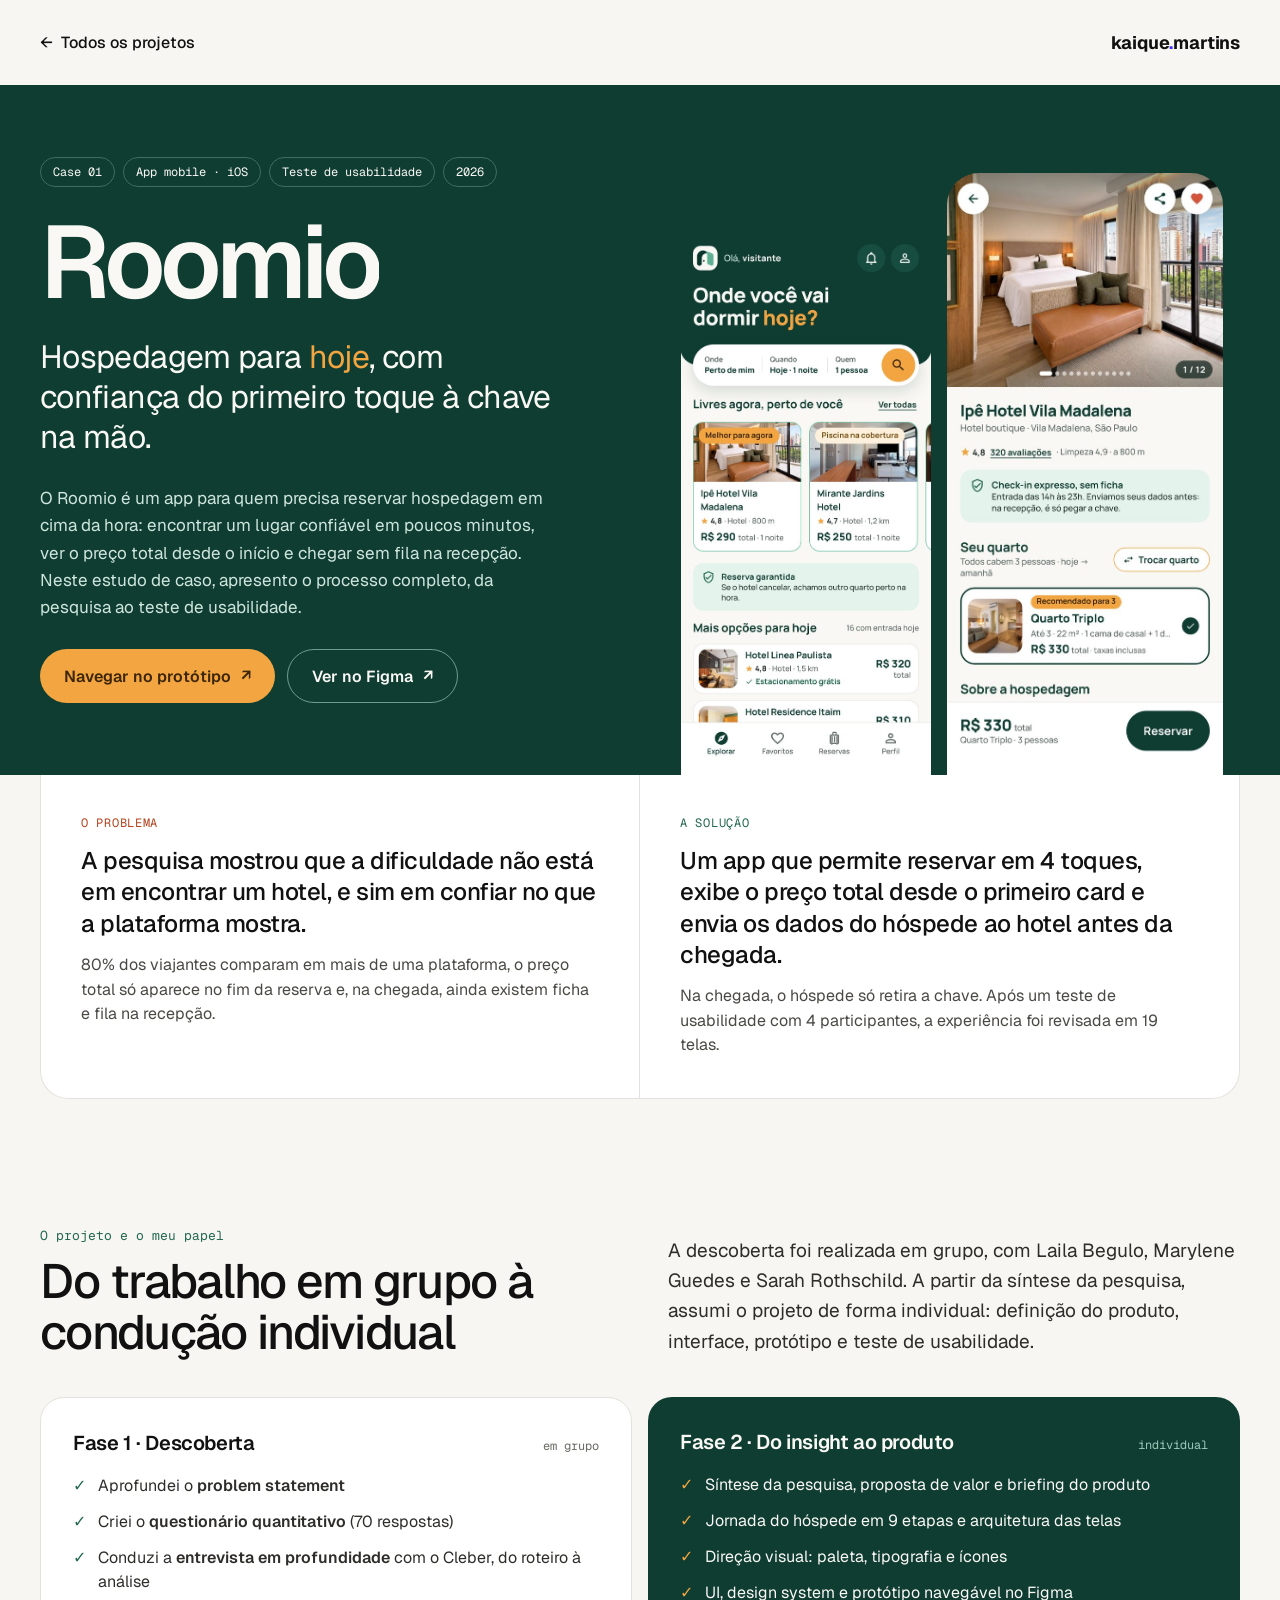
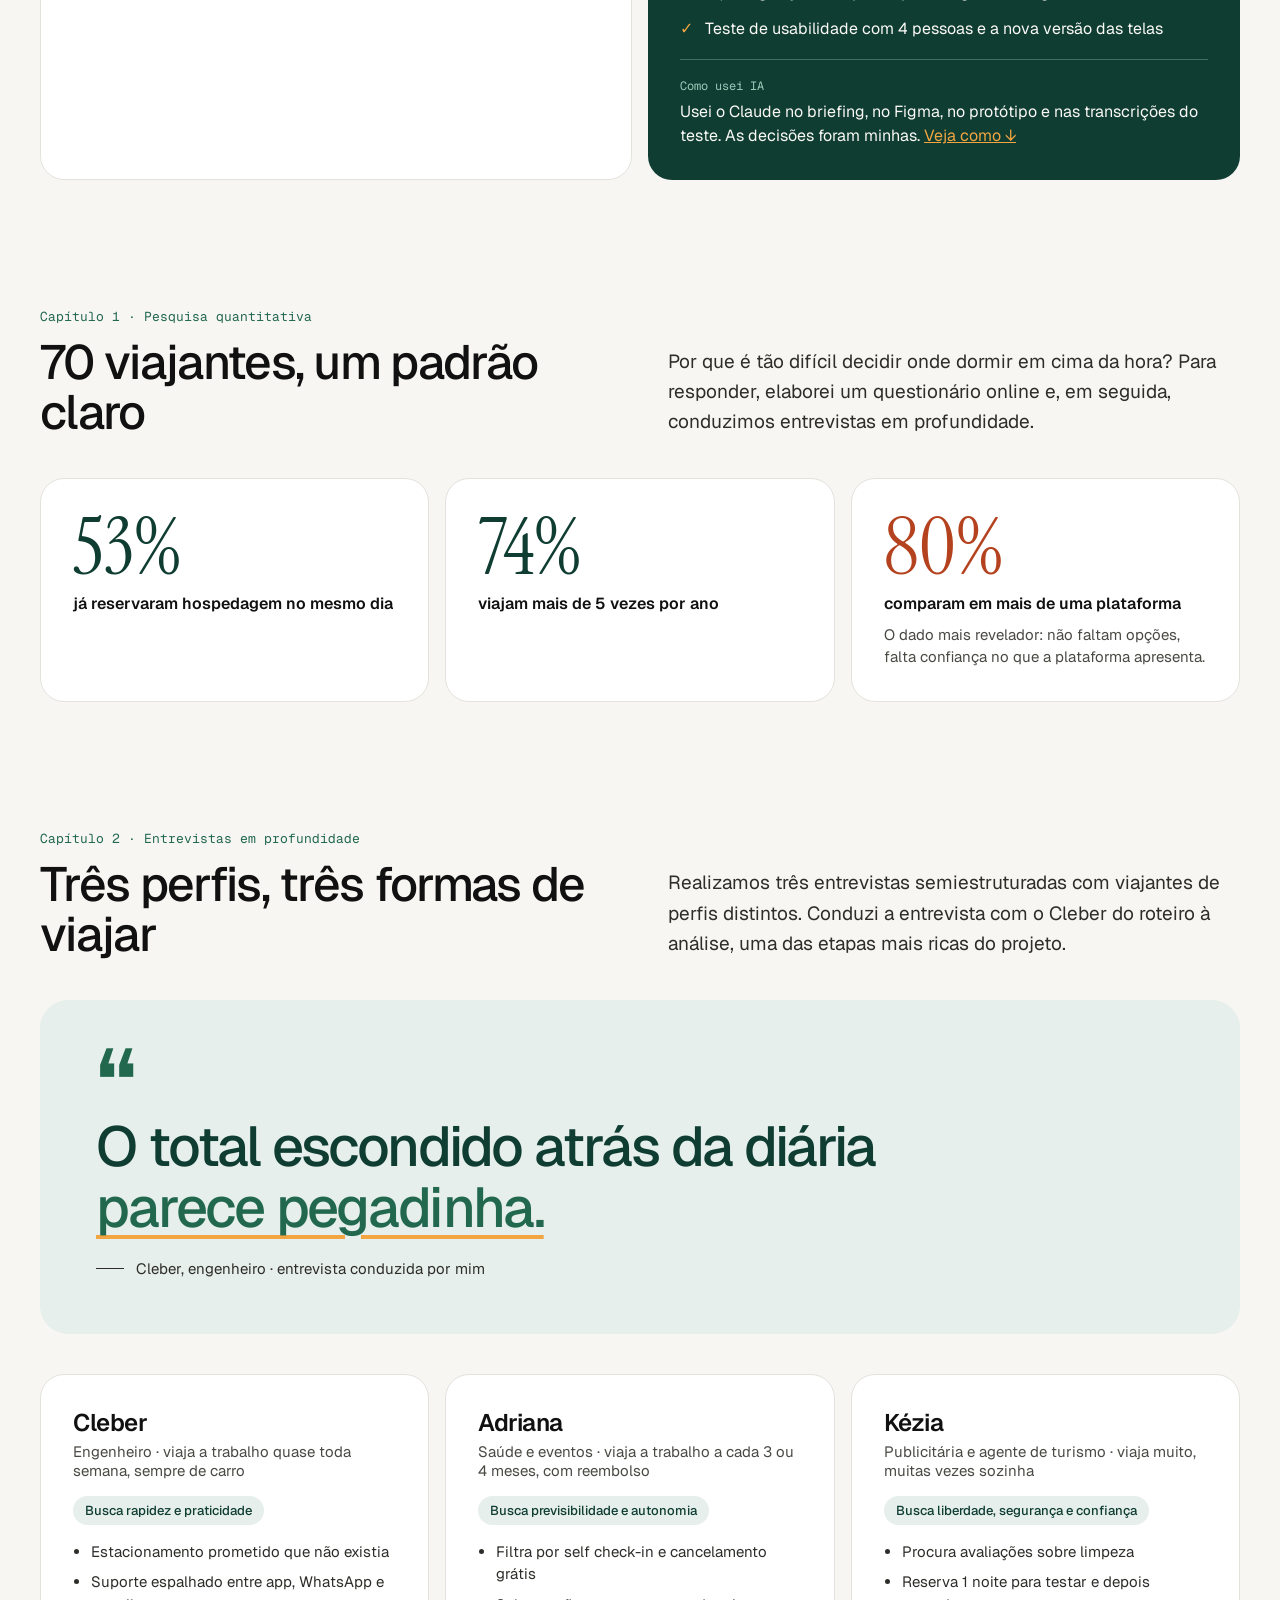
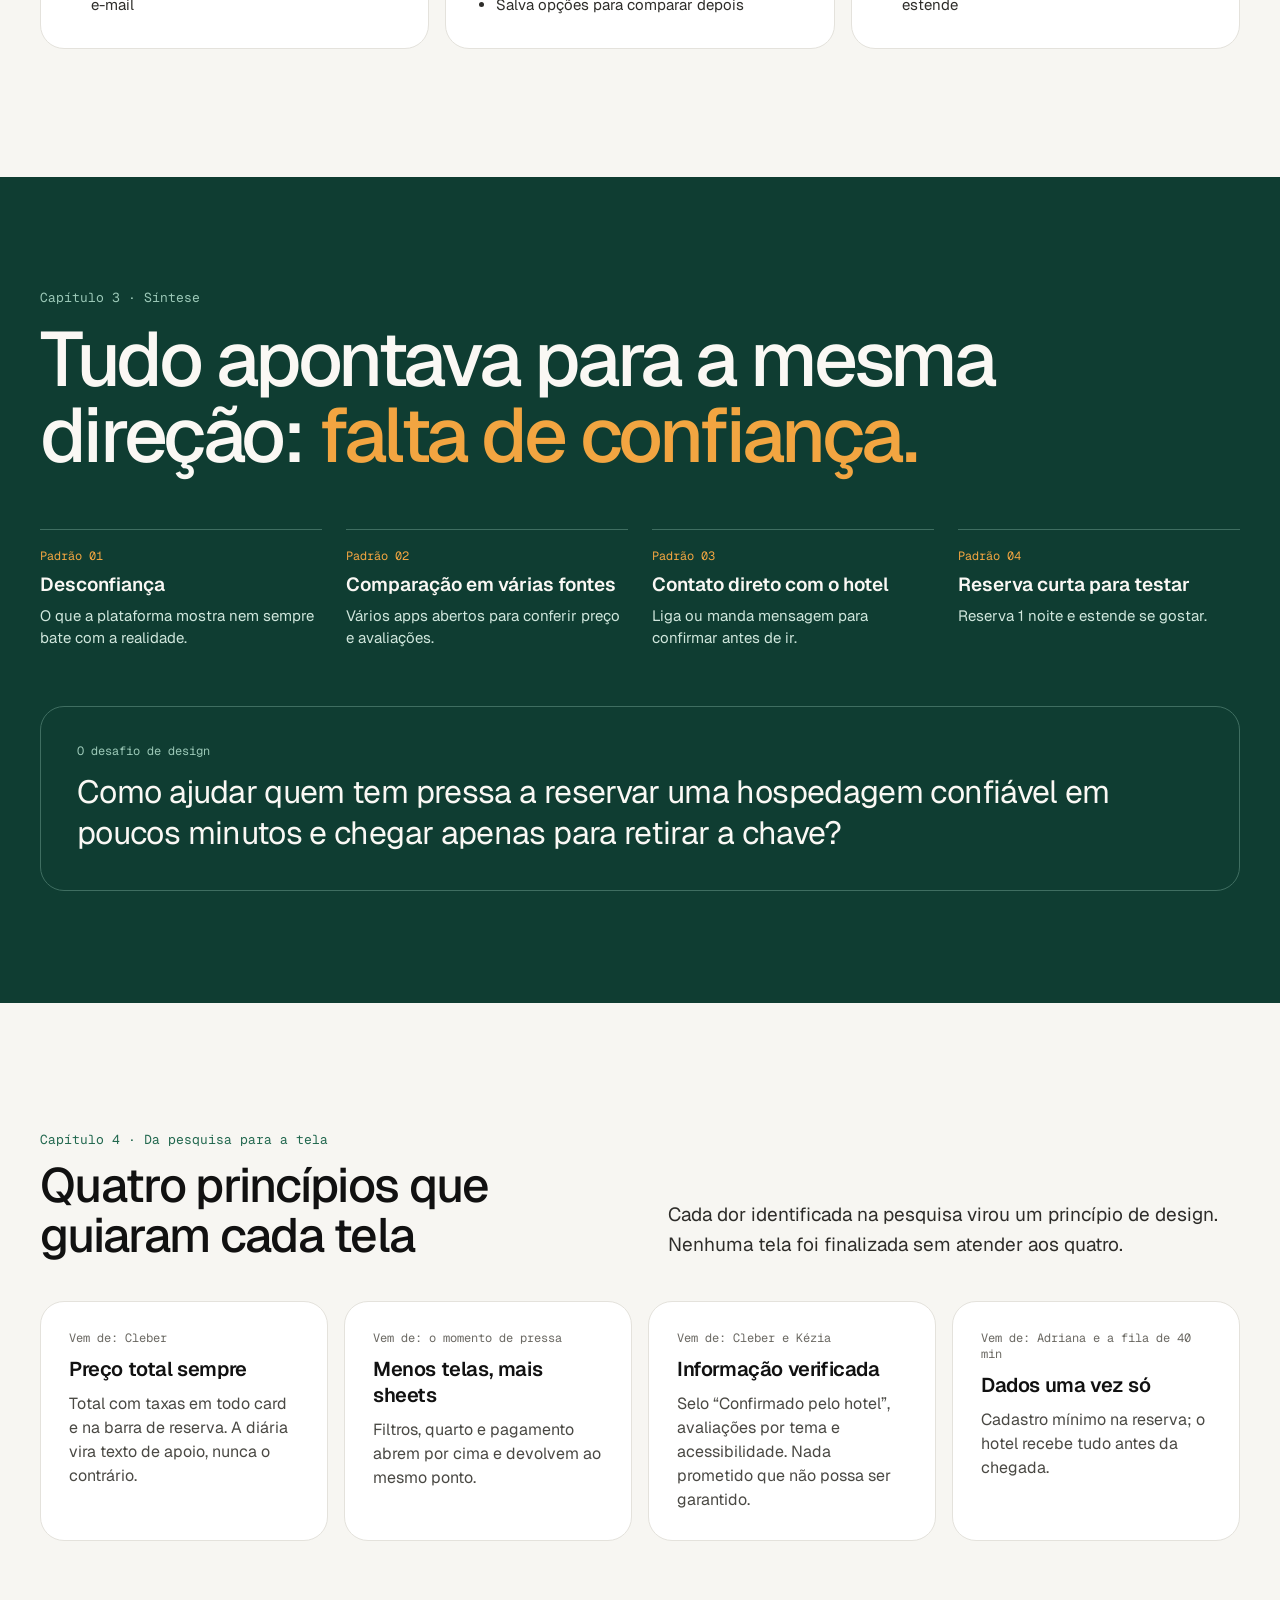
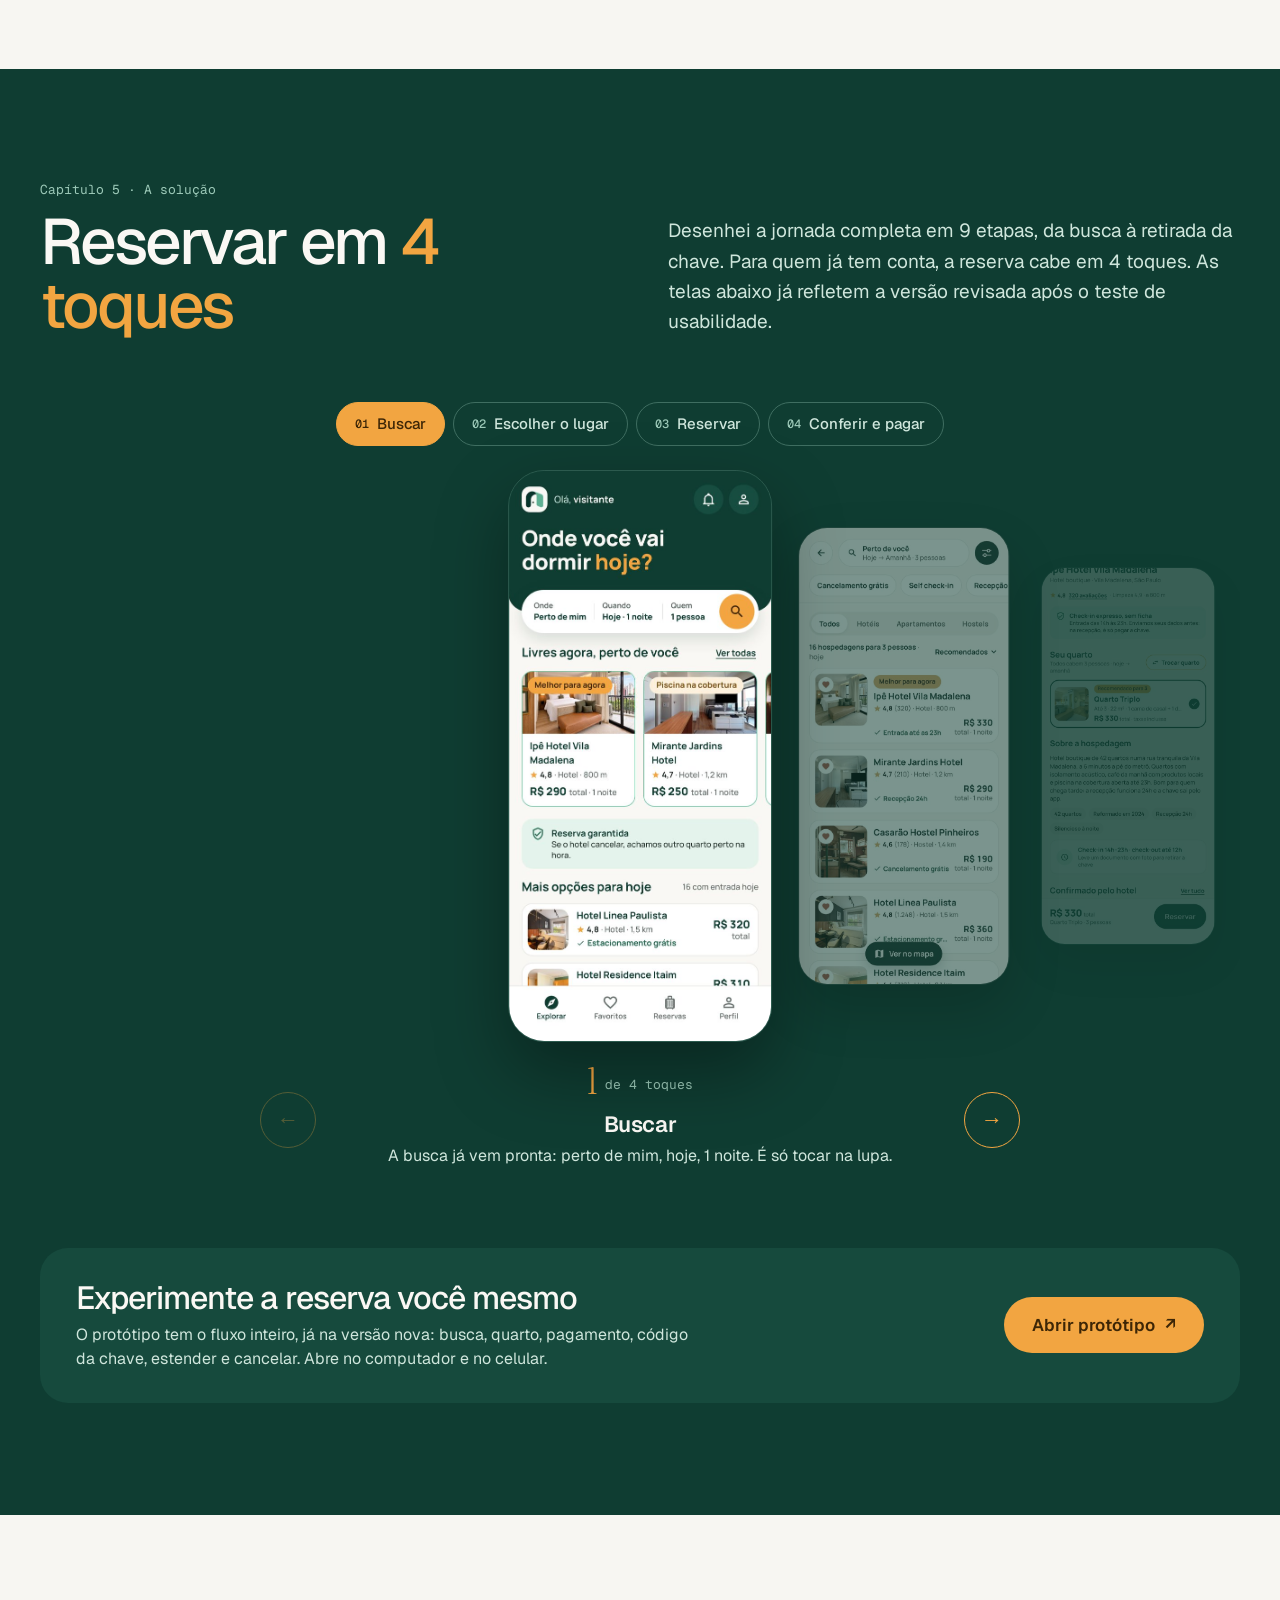
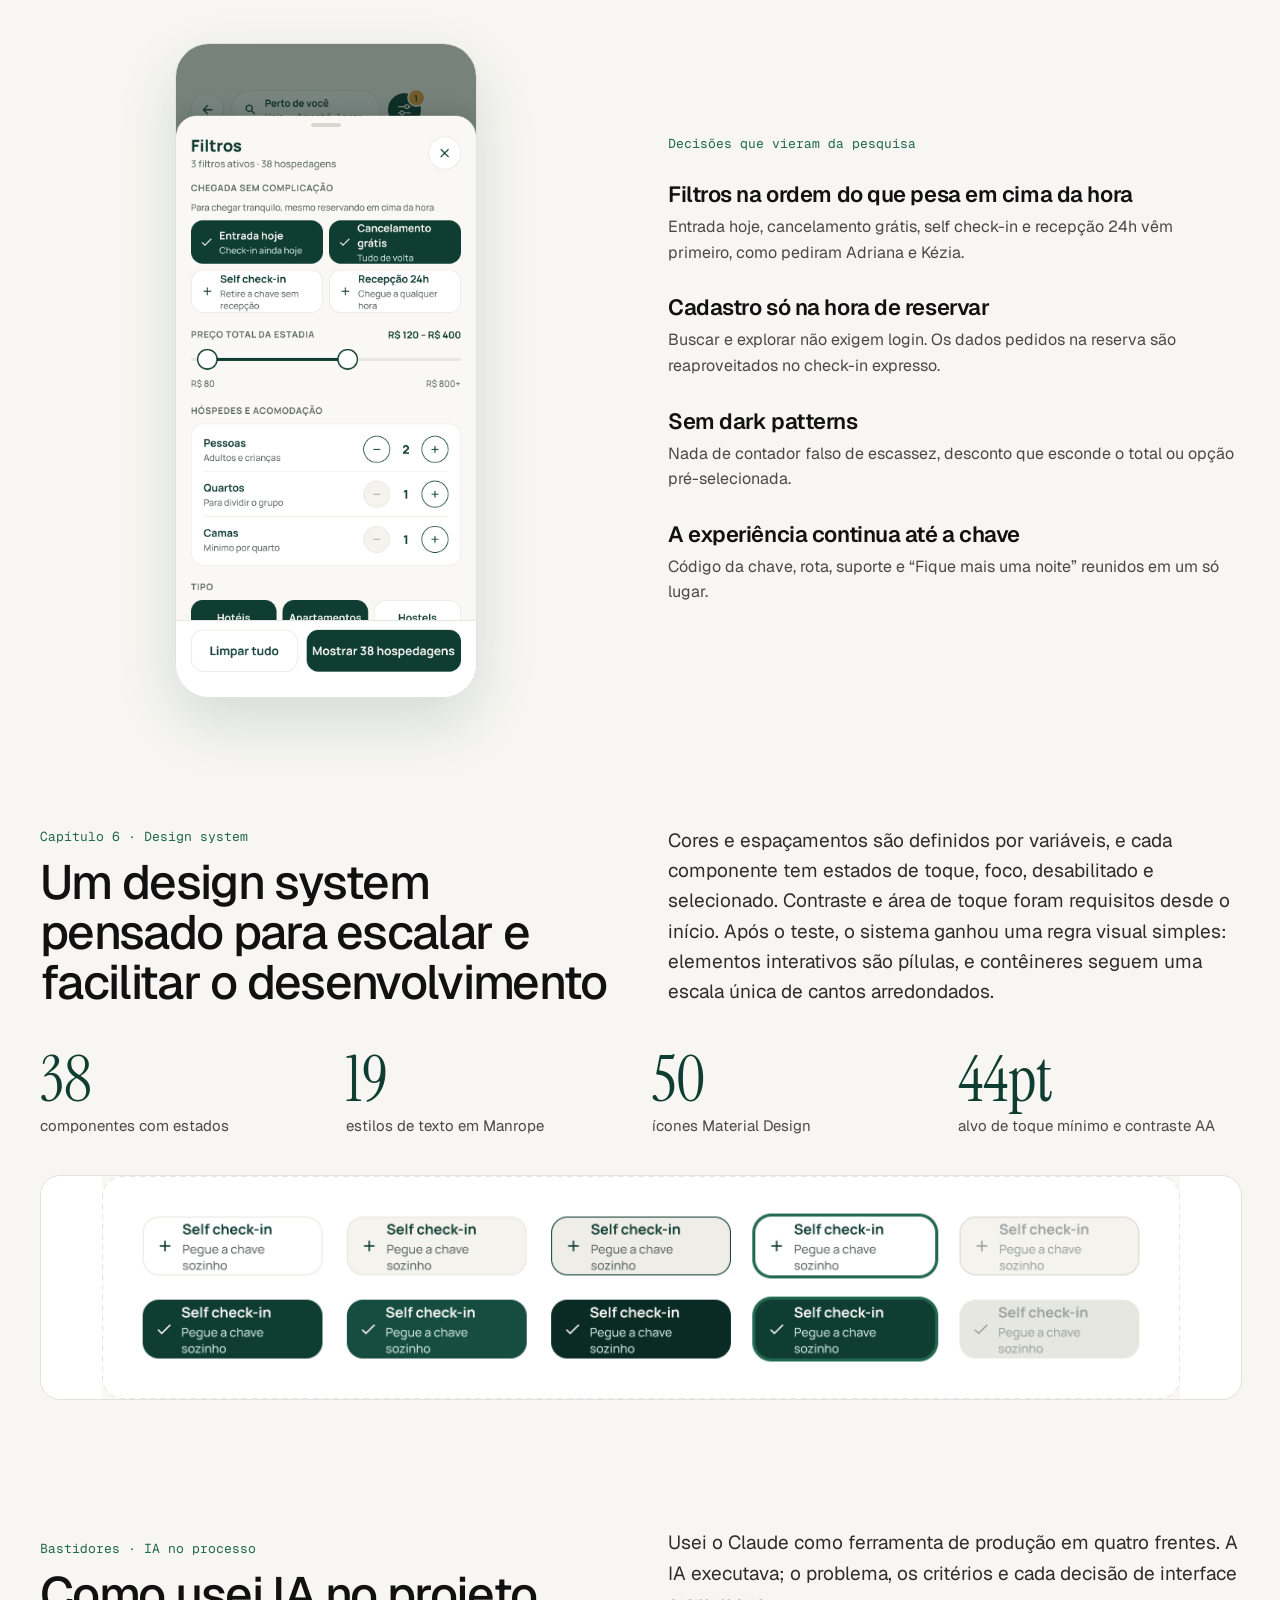
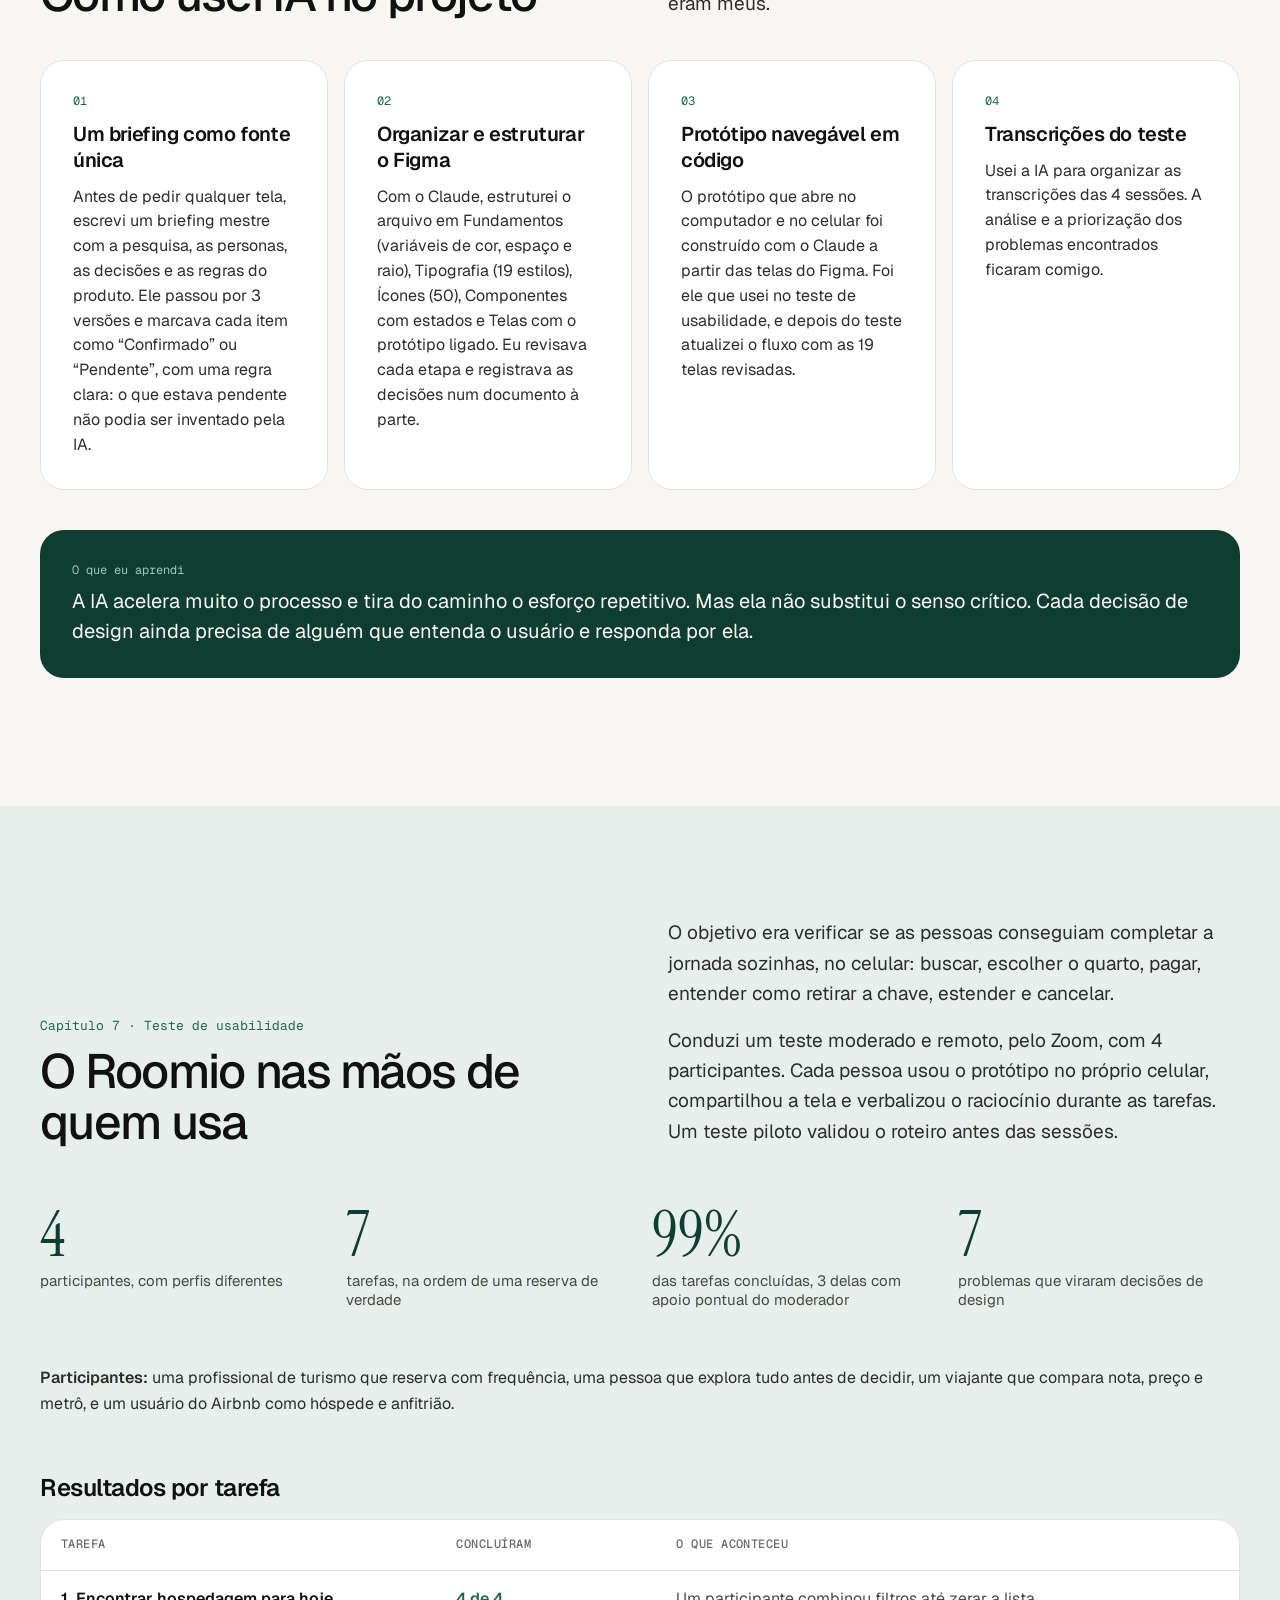
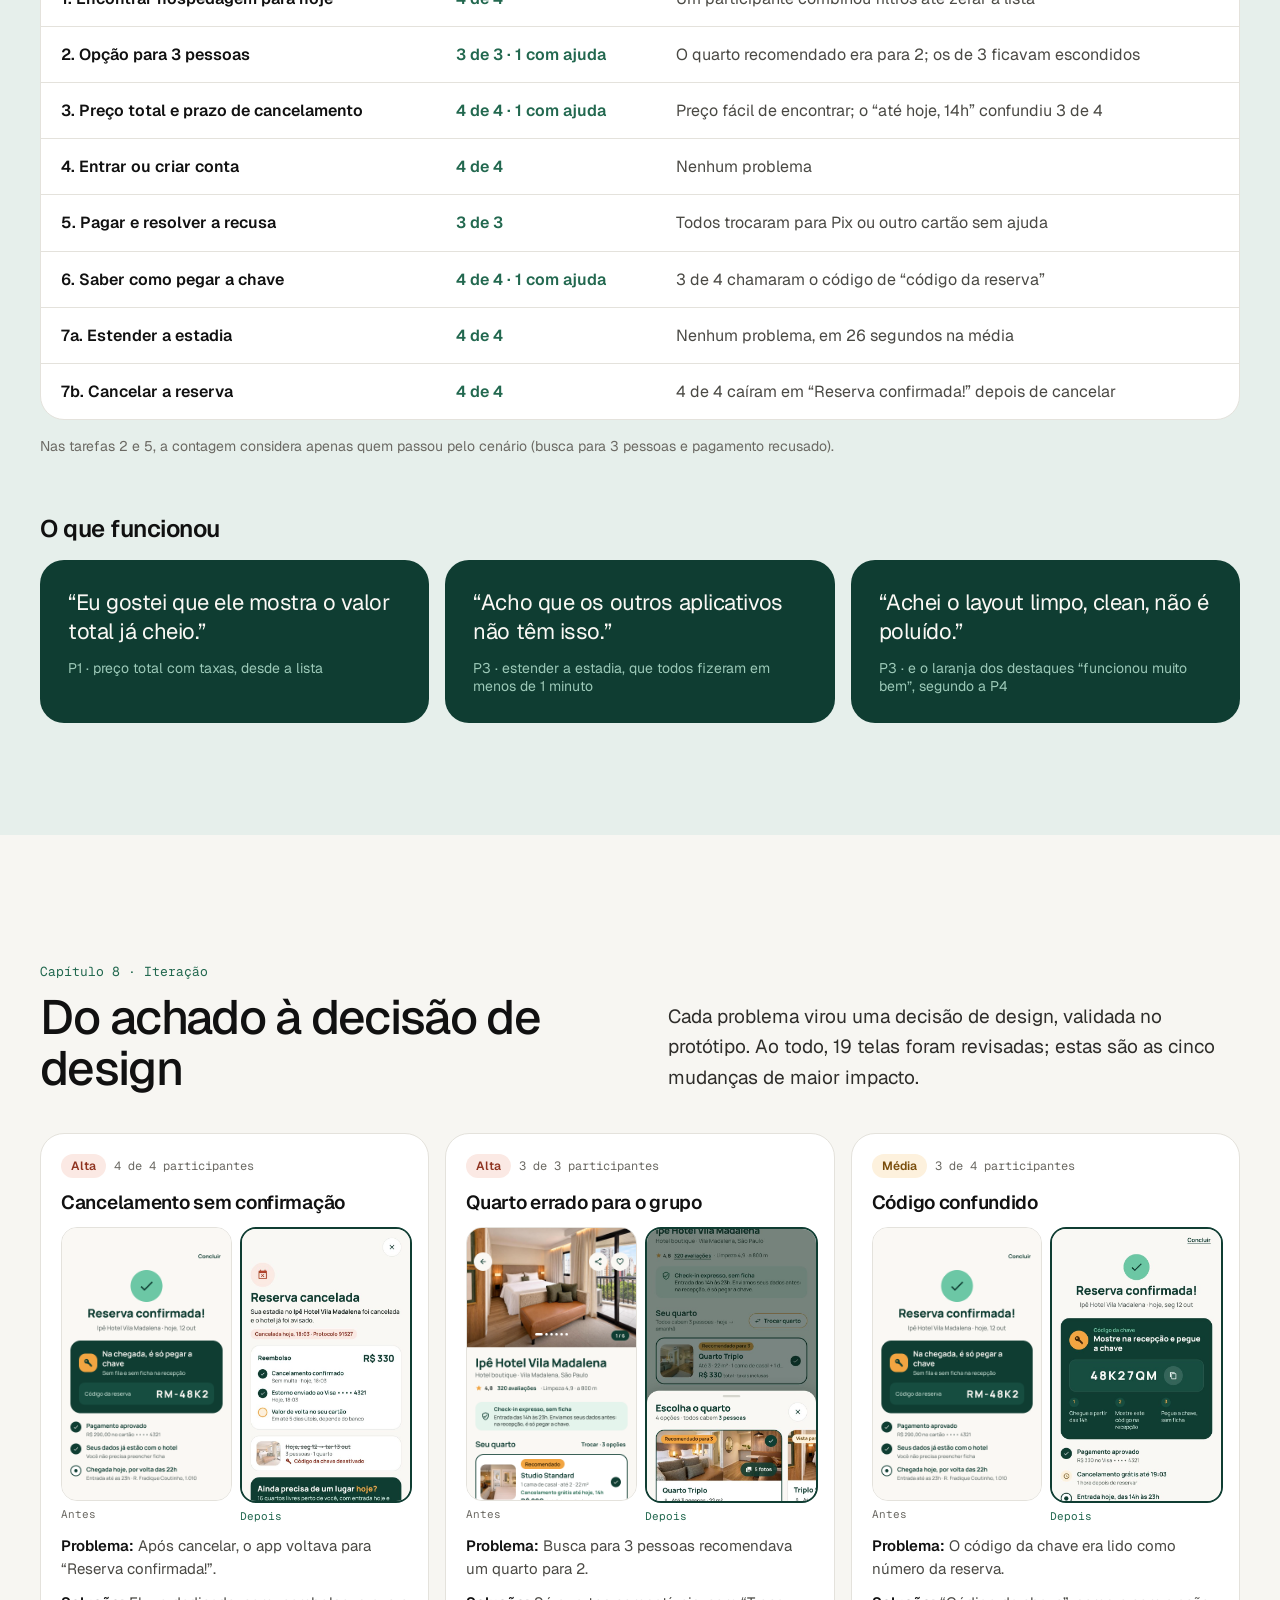
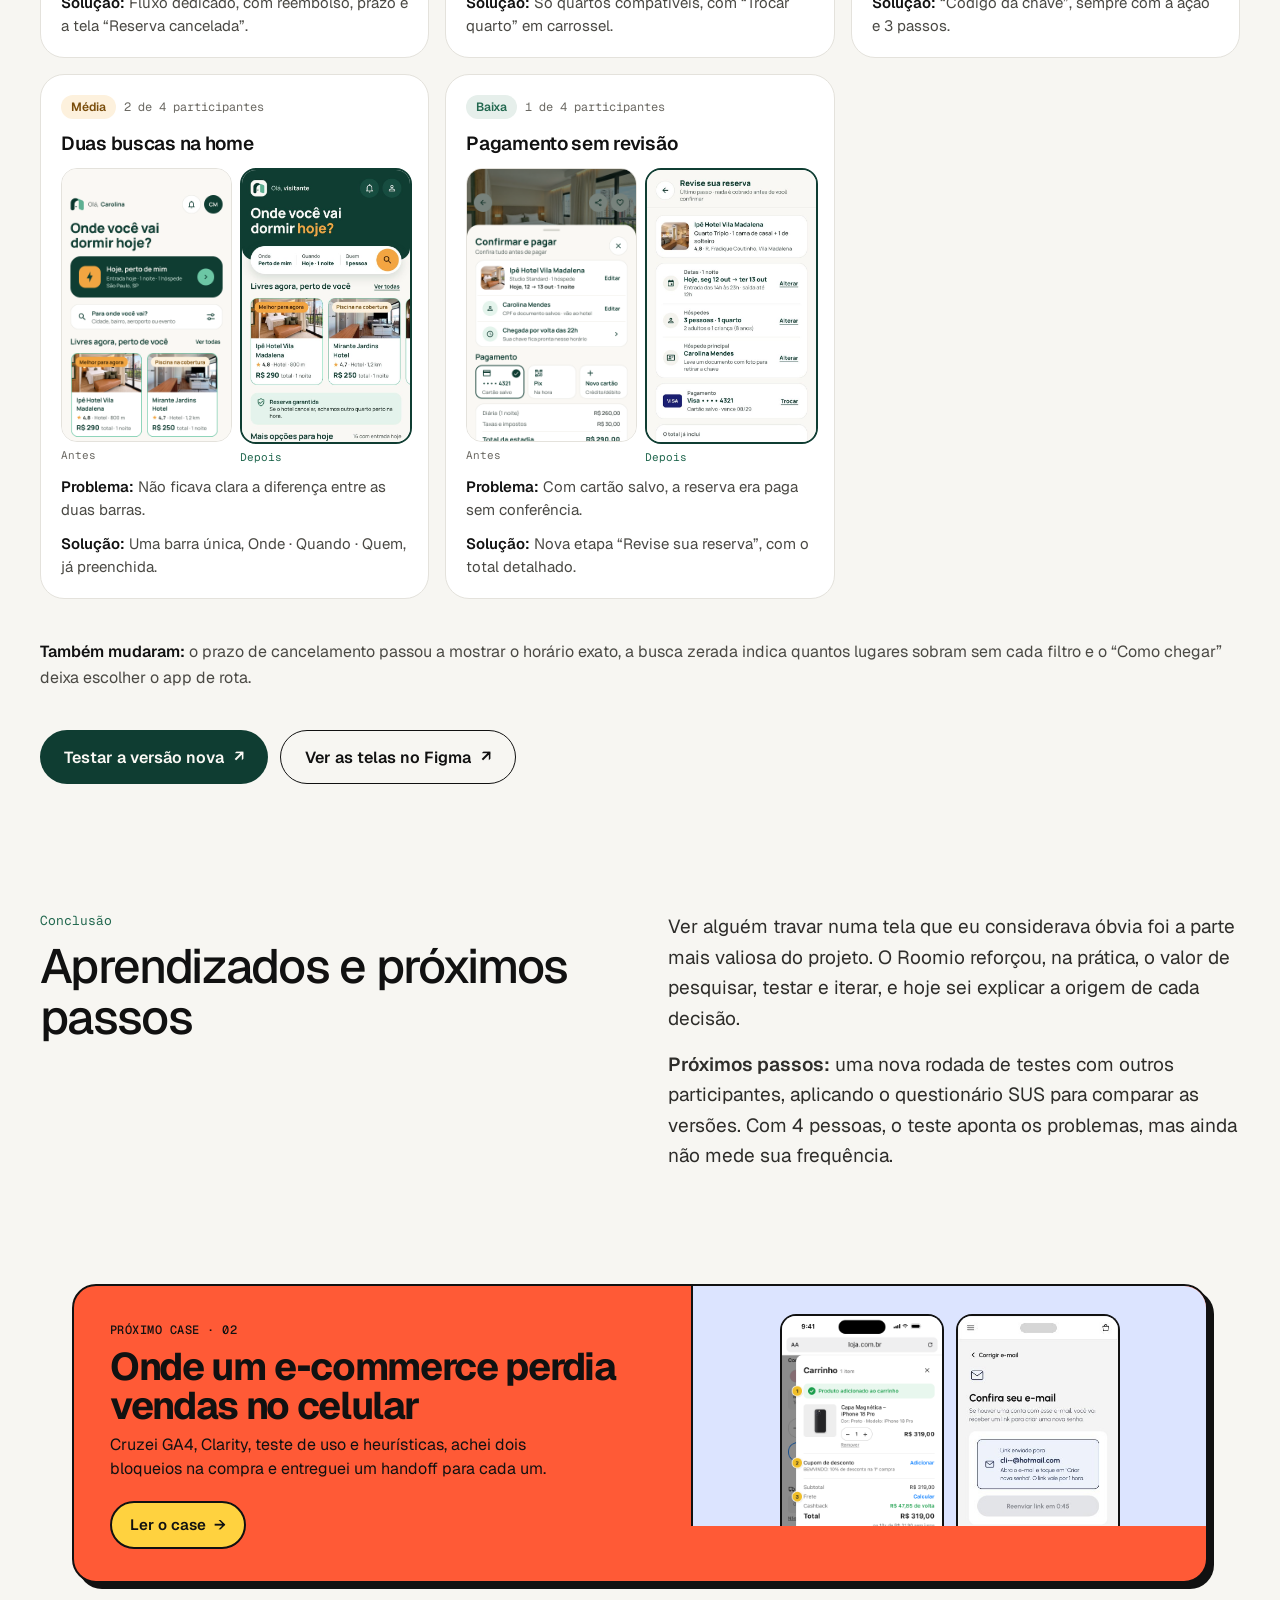
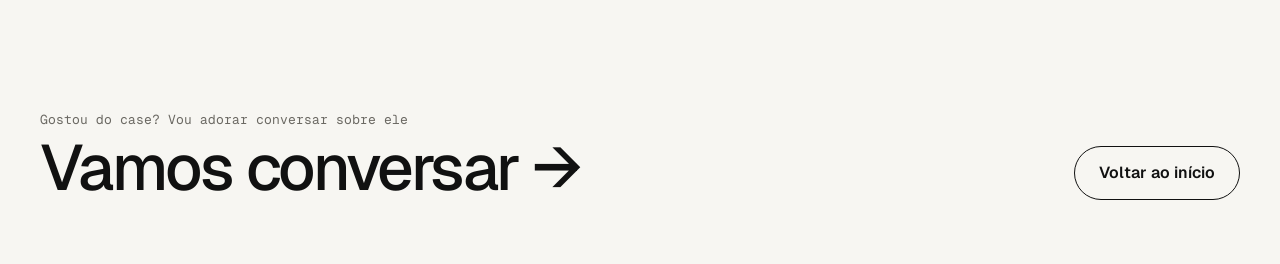
<file: roomio.html>
<!doctype html>
<html lang="pt-BR">
<head>
<meta charset="utf-8">
<meta name="viewport" content="width=device-width, initial-scale=1">
<title>Roomio — Estudo de caso · Kaique Martins</title>
<meta name="description" content="Estudo de caso do Roomio: um app para reservar hospedagem para hoje. Da pesquisa ao teste de usabilidade com 4 pessoas, e o que mudou depois.">
<meta property="og:title" content="Roomio — Estudo de caso · Kaique Martins">
<meta property="og:description" content="Estudo de caso do Roomio: um app para reservar hospedagem para hoje. Da pesquisa ao teste de usabilidade com 4 pessoas, e o que mudou depois.">
<meta property="og:type" content="website">
<link rel="icon" href="favicon.svg" type="image/svg+xml">
<link rel="preconnect" href="https://fonts.googleapis.com">
<link href="https://fonts.googleapis.com/css2?family=Instrument+Serif:ital@0;1&amp;family=Geist:wght@400;500;600;700&amp;family=Geist+Mono:wght@400;500&amp;display=swap" rel="stylesheet">
<style>
html{scroll-behavior:smooth}body{margin:0;background:#F7F6F2}
a{color:#111111}a:hover{color:#22684F}
@media (max-width:640px){
[style*="max-width: 1200px"]{padding-left:20px!important;padding-right:20px!important}
[style*="minmax("]{grid-template-columns:minmax(0,1fr)!important}
[style*="gap: 56px"]{gap:28px!important}
}
@media (max-width:640px){
section>div[style*="padding: 72px 32px 0"]{padding-top:48px!important;gap:32px!important}
section>div[style*="padding: 72px 32px 0"]>div:first-child{padding-bottom:0!important}
[style*="padding: 128px 32px"],[style*="padding: 112px 32px"]{padding-top:80px!important}
section[aria-label="Resumo"]>div>div{padding:28px 24px!important}
section[aria-label="Resumo"]>div>div:first-child{border-right:0!important;border-bottom:1px solid #E4E2DC}
[style*="minmax(200px, 1fr)"]{grid-template-columns:repeat(2,minmax(0,1fr))!important;gap:24px 12px!important}
[style*="minmax(200px, 1fr)"] img{border-radius:18px!important}
[style*="minmax(180px, 1fr)"]{grid-template-columns:repeat(2,minmax(0,1fr))!important;gap:24px 16px!important}
section[style*="margin-top: 128px; background: #0F3D32"]{margin-top:80px!important;padding:80px 20px!important}
img[src$="roomio-filtros.png"]{max-width:260px!important;border-radius:28px!important}
[style*="border-radius: 28px; padding: 40px"]{padding:28px 24px!important}
section[style*="margin-top: 128px; background: #E6EFEB"]{margin-top:80px!important;padding:80px 20px!important}
.ba{grid-template-columns:repeat(2,minmax(0,1fr))!important;gap:12px!important}
.ba img{border-radius:18px!important}
.tt{font-size:14px!important}
.tt td,.tt th{padding:12px 10px!important}
}
</style>
<link rel="stylesheet" href="assets/motion/case-motion.css">
<link rel="stylesheet" href="assets/motion/roomio-carousel.css">
<link rel="stylesheet" href="assets/motion/next-case.css">
<link rel="stylesheet" href="assets/motion/toc.css">
</head>
<body>
<div style="font-family: 'Geist', system-ui, sans-serif; color: #111111; background: #F7F6F2; min-height: 100vh">

<header style="max-width: 1200px; margin: 0 auto; padding: 20px 32px; display: flex; flex-wrap: wrap; gap: 16px; justify-content: space-between; align-items: center">
<a href="index.html" style="text-decoration: none; font-weight: 500; padding: 12px 0; display: inline-flex; gap: 8px; align-items: center"><span aria-hidden="true">←</span> Todos os projetos</a>
<a href="index.html" style="text-decoration: none; font-weight: 700; font-size: 18px; letter-spacing: -0.01em">kaique<span style="color: #3D2BFF">.</span>martins</a>
</header>

<section style="background: #0F3D32; color: #FAF8F4">
<div style="max-width: 1200px; margin: 0 auto; padding: 72px 32px 0; display: grid; grid-template-columns: repeat(auto-fit, minmax(340px, 1fr)); gap: 48px; align-items: end">
<div style="display: flex; flex-direction: column; gap: 28px; padding-bottom: 72px">
<div style="display: flex; flex-wrap: wrap; gap: 8px; font-family: 'Geist Mono', monospace; font-size: 12px">
<span style="padding: 6px 12px; border-radius: 999px; border: 1px solid #3F6E61">Case 01</span>
<span style="padding: 6px 12px; border-radius: 999px; border: 1px solid #3F6E61">App mobile · iOS</span>
<span style="padding: 6px 12px; border-radius: 999px; border: 1px solid #3F6E61">Teste de usabilidade</span>
<span style="padding: 6px 12px; border-radius: 999px; border: 1px solid #3F6E61">2026</span>
</div>
<h1 style="margin: 0; font-size: clamp(56px, 8vw, 112px); font-weight: 600; letter-spacing: -0.05em; line-height: 0.92">Roomio</h1>
<p style="margin: 0; font-size: clamp(24px, 2.6vw, 32px); line-height: 1.25; letter-spacing: -0.02em; max-width: 520px">Hospedagem para <span style="color: #F2A541">hoje</span>, com confiança do primeiro toque à chave na mão.</p>
<p style="margin: 0; font-size: 17px; line-height: 1.6; color: #CFE6DC; max-width: 520px">O Roomio é um app para quem precisa reservar hospedagem em cima da hora: encontrar um lugar confiável em poucos minutos, ver o preço total desde o início e chegar sem fila na recepção. Neste estudo de caso, apresento o processo completo, da pesquisa ao teste de usabilidade.</p>
<div style="display: flex; flex-wrap: wrap; gap: 12px">
<a href="https://claude.ai/artifact/QM7TncHc8zCCnpwK12ubtT" target="_blank" rel="noopener" style="display: inline-flex; align-items: center; gap: 10px; min-height: 52px; padding: 0 24px; border-radius: 999px; background: #F2A541; color: #3D2606; text-decoration: none; font-weight: 600">Navegar no protótipo <span aria-hidden="true">↗</span></a>
<a href="https://www.figma.com/design/gba6MuHVNUkIxi2kQLlMQL/Roomio-%E2%80%94-App-de-reserva?node-id=237-2" target="_blank" rel="noopener" style="display: inline-flex; align-items: center; gap: 10px; min-height: 52px; padding: 0 24px; border-radius: 999px; border: 1px solid #6E9C8E; color: #FAF8F4; text-decoration: none; font-weight: 600">Ver no Figma <span aria-hidden="true">↗</span></a>
</div>
</div>
<div style="display: flex; gap: 16px; justify-content: center; align-items: flex-end">
<img src="assets/v3/home.jpg" alt="Home do Roomio com a busca Onde, Quando e Quem" style="width: 44%; max-width: 250px; aspect-ratio: 248 / 540; object-fit: cover; object-position: top; border-radius: 30px 30px 0 0">
<img src="assets/v3/detalhe-topo.jpg" alt="Detalhes do hotel no Roomio" style="width: 48%; max-width: 280px; aspect-ratio: 248 / 540; object-fit: cover; object-position: top; border-radius: 32px 32px 0 0">
</div>
</div>
</section>

<section aria-label="Resumo" style="max-width: 1200px; margin: 0 auto; padding: 0 32px">
<div style="display: grid; grid-template-columns: repeat(auto-fit, minmax(300px, 1fr)); gap: 0; background: #FFFFFF; border: 1px solid #E4E2DC; border-top: 0; border-radius: 0 0 28px 28px; overflow: hidden">
<div style="padding: 40px; display: flex; flex-direction: column; gap: 14px; border-right: 1px solid #E4E2DC">
<span style="font-family: 'Geist Mono', monospace; font-size: 12px; text-transform: uppercase; letter-spacing: 0.06em; color: #B4421E">O problema</span>
<p style="margin: 0; font-size: 24px; line-height: 1.3; letter-spacing: -0.02em; font-weight: 500">A pesquisa mostrou que a dificuldade não está em encontrar um hotel, e sim em confiar no que a plataforma mostra.</p>
<p style="margin: 0; color: #4A4944; line-height: 1.55">80% dos viajantes comparam em mais de uma plataforma, o preço total só aparece no fim da reserva e, na chegada, ainda existem ficha e fila na recepção.</p>
</div>
<div style="padding: 40px; display: flex; flex-direction: column; gap: 14px">
<span style="font-family: 'Geist Mono', monospace; font-size: 12px; text-transform: uppercase; letter-spacing: 0.06em; color: #22684F">A solução</span>
<p style="margin: 0; font-size: 24px; line-height: 1.3; letter-spacing: -0.02em; font-weight: 500">Um app que permite reservar em 4 toques, exibe o preço total desde o primeiro card e envia os dados do hóspede ao hotel antes da chegada.</p>
<p style="margin: 0; color: #4A4944; line-height: 1.55">Na chegada, o hóspede só retira a chave. Após um teste de usabilidade com 4 participantes, a experiência foi revisada em 19 telas.</p>
</div>
</div>
</section>

<section style="max-width: 1200px; margin: 0 auto; padding: 128px 32px 0; display: flex; flex-direction: column; gap: 40px">
<div style="display: grid; grid-template-columns: repeat(auto-fit, minmax(320px, 1fr)); gap: 56px; align-items: end">
<div style="display: flex; flex-direction: column; gap: 12px">
<span style="font-family: 'Geist Mono', monospace; font-size: 13px; color: #22684F">O projeto e o meu papel</span>
<h2 style="margin: 0; font-size: clamp(32px, 4vw, 48px); font-weight: 500; letter-spacing: -0.035em; line-height: 1.05">Do trabalho em grupo à condução individual</h2>
</div>
<p style="margin: 0; font-size: 19px; line-height: 1.6; color: #2E2D2A">A descoberta foi realizada em grupo, com Laila Begulo, Marylene Guedes e Sarah Rothschild. A partir da síntese da pesquisa, assumi o projeto de forma individual: definição do produto, interface, protótipo e teste de usabilidade.</p>
</div>
<div style="display: grid; grid-template-columns: repeat(auto-fit, minmax(320px, 1fr)); gap: 16px">
<div style="background: #FFFFFF; border: 1px solid #E4E2DC; border-radius: 24px; padding: 32px; display: flex; flex-direction: column; gap: 18px">
<div style="display: flex; justify-content: space-between; align-items: baseline; gap: 12px; flex-wrap: wrap"><span style="font-size: 20px; font-weight: 600; letter-spacing: -0.02em">Fase 1 · Descoberta</span><span style="font-family: 'Geist Mono', monospace; font-size: 12px; color: #6B6963">em grupo</span></div>
<ul style="margin: 0; padding: 0; list-style: none; display: flex; flex-direction: column; gap: 12px; color: #2E2D2A; line-height: 1.5">
<li style="display: flex; gap: 12px"><span aria-hidden="true" style="color: #22684F; font-weight: 700">✓</span><span>Aprofundei o <strong style="font-weight: 600">problem statement</strong></span></li>
<li style="display: flex; gap: 12px"><span aria-hidden="true" style="color: #22684F; font-weight: 700">✓</span><span>Criei o <strong style="font-weight: 600">questionário quantitativo</strong> (70 respostas)</span></li>
<li style="display: flex; gap: 12px"><span aria-hidden="true" style="color: #22684F; font-weight: 700">✓</span><span>Conduzi a <strong style="font-weight: 600">entrevista em profundidade</strong> com o Cleber, do roteiro à análise</span></li>
</ul>
</div>
<div style="background: #0F3D32; color: #FAF8F4; border-radius: 24px; padding: 32px; display: flex; flex-direction: column; gap: 18px">
<div style="display: flex; justify-content: space-between; align-items: baseline; gap: 12px; flex-wrap: wrap"><span style="font-size: 20px; font-weight: 600; letter-spacing: -0.02em">Fase 2 · Do insight ao produto</span><span style="font-family: 'Geist Mono', monospace; font-size: 12px; color: #9CC9B8">individual</span></div>
<ul style="margin: 0; padding: 0; list-style: none; display: flex; flex-direction: column; gap: 12px; line-height: 1.5">
<li style="display: flex; gap: 12px"><span aria-hidden="true" style="color: #F2A541; font-weight: 700">✓</span><span>Síntese da pesquisa, proposta de valor e briefing do produto</span></li>
<li style="display: flex; gap: 12px"><span aria-hidden="true" style="color: #F2A541; font-weight: 700">✓</span><span>Jornada do hóspede em 9 etapas e arquitetura das telas</span></li>
<li style="display: flex; gap: 12px"><span aria-hidden="true" style="color: #F2A541; font-weight: 700">✓</span><span>Direção visual: paleta, tipografia e ícones</span></li>
<li style="display: flex; gap: 12px"><span aria-hidden="true" style="color: #F2A541; font-weight: 700">✓</span><span>UI, design system e protótipo navegável no Figma</span></li>
<li style="display: flex; gap: 12px"><span aria-hidden="true" style="color: #F2A541; font-weight: 700">✓</span><span>Teste de usabilidade com 4 pessoas e a nova versão das telas</span></li>
</ul>
<div style="margin-top: auto; border-top: 1px solid #3F6E61; padding-top: 18px; display: flex; flex-direction: column; gap: 6px">
<span style="font-family: 'Geist Mono', monospace; font-size: 12px; color: #9CC9B8">Como usei IA</span>
<p style="margin: 0; line-height: 1.5">Usei o Claude no briefing, no Figma, no protótipo e nas transcrições do teste. As decisões foram minhas. <a href="#como-usei-ia" style="color: #F2A541">Veja como ↓</a></p>
</div>
</div>
</div>
</section>

<section style="max-width: 1200px; margin: 0 auto; padding: 128px 32px 0; display: flex; flex-direction: column; gap: 40px">
<div style="display: grid; grid-template-columns: repeat(auto-fit, minmax(320px, 1fr)); gap: 56px; align-items: end">
<div style="display: flex; flex-direction: column; gap: 12px">
<span style="font-family: 'Geist Mono', monospace; font-size: 13px; color: #22684F">Capítulo 1 · Pesquisa quantitativa</span>
<h2 style="margin: 0; font-size: clamp(32px, 4vw, 48px); font-weight: 500; letter-spacing: -0.035em; line-height: 1.05">70 viajantes, um padrão claro</h2>
</div>
<p style="margin: 0; font-size: 19px; line-height: 1.6; color: #2E2D2A">Por que é tão difícil decidir onde dormir em cima da hora? Para responder, elaborei um questionário online e, em seguida, conduzimos entrevistas em profundidade.</p>
</div>
<div style="display: grid; grid-template-columns: repeat(auto-fit, minmax(240px, 1fr)); gap: 16px">
<div style="background: #FFFFFF; border: 1px solid #E4E2DC; border-radius: 24px; padding: 32px; display: flex; flex-direction: column; gap: 10px"><span style="font-family: 'Instrument Serif', Georgia, serif; font-size: 80px; line-height: 0.9; color: #0F3D32">53%</span><span style="font-weight: 600">já reservaram hospedagem no mesmo dia</span></div>
<div style="background: #FFFFFF; border: 1px solid #E4E2DC; border-radius: 24px; padding: 32px; display: flex; flex-direction: column; gap: 10px"><span style="font-family: 'Instrument Serif', Georgia, serif; font-size: 80px; line-height: 0.9; color: #0F3D32">74%</span><span style="font-weight: 600">viajam mais de 5 vezes por ano</span></div>
<div style="background: #FFFFFF; border: 1px solid #E4E2DC; border-radius: 24px; padding: 32px; display: flex; flex-direction: column; gap: 10px"><span style="font-family: 'Instrument Serif', Georgia, serif; font-size: 80px; line-height: 0.9; color: #B4421E">80%</span><span style="font-weight: 600">comparam em mais de uma plataforma</span><span style="font-size: 15px; color: #4A4944; line-height: 1.5">O dado mais revelador: não faltam opções, falta confiança no que a plataforma apresenta.</span></div>
</div>
</section>

<section style="max-width: 1200px; margin: 0 auto; padding: 128px 32px 0; display: flex; flex-direction: column; gap: 40px">
<div style="display: grid; grid-template-columns: repeat(auto-fit, minmax(320px, 1fr)); gap: 56px; align-items: end">
<div style="display: flex; flex-direction: column; gap: 12px">
<span style="font-family: 'Geist Mono', monospace; font-size: 13px; color: #22684F">Capítulo 2 · Entrevistas em profundidade</span>
<h2 style="margin: 0; font-size: clamp(32px, 4vw, 48px); font-weight: 500; letter-spacing: -0.035em; line-height: 1.05">Três perfis, três formas de viajar</h2>
</div>
<p style="margin: 0; font-size: 19px; line-height: 1.6; color: #2E2D2A">Realizamos três entrevistas semiestruturadas com viajantes de perfis distintos. Conduzi a entrevista com o Cleber do roteiro à análise, uma das etapas mais ricas do projeto.</p>
</div>
<blockquote style="margin: 0; background: #E6EFEB; border-radius: 28px; padding: clamp(32px, 5vw, 56px); display: flex; flex-direction: column; gap: 20px">
<span aria-hidden="true" style="font-size: 96px; line-height: 0.6; font-weight: 600; color: #22684F; height: 40px">“</span>
<p style="margin: 0; font-size: clamp(30px, 4.4vw, 56px); font-weight: 500; line-height: 1.1; letter-spacing: -0.035em; color: #0F3D32; max-width: 900px">O total escondido atrás da diária <span style="color: #22684F; text-decoration: underline; text-decoration-color: #F2A541; text-decoration-thickness: 4px; text-underline-offset: 8px">parece pegadinha.</span></p>
<footer style="display: flex; align-items: center; gap: 12px; font-size: 15px; color: #2E2D2A"><span aria-hidden="true" style="width: 28px; height: 1px; background: #2E2D2A"></span>Cleber, engenheiro · entrevista conduzida por mim</footer>
</blockquote>
<div style="display: grid; grid-template-columns: repeat(auto-fit, minmax(300px, 1fr)); gap: 16px">
<div style="background: #FFFFFF; border: 1px solid #E4E2DC; border-radius: 24px; padding: 32px; display: flex; flex-direction: column; gap: 16px">
<div style="display: flex; flex-direction: column; gap: 4px"><span style="font-size: 24px; font-weight: 600; letter-spacing: -0.02em">Cleber</span><span style="font-size: 15px; color: #4A4944">Engenheiro · viaja a trabalho quase toda semana, sempre de carro</span></div>
<span style="align-self: flex-start; padding: 6px 12px; border-radius: 999px; background: #E6EFEB; color: #0F3D32; font-size: 13px; font-weight: 500">Busca rapidez e praticidade</span>
<ul style="margin: 0; padding: 0 0 0 18px; display: flex; flex-direction: column; gap: 8px; color: #2E2D2A; line-height: 1.5; font-size: 15px">
<li>Estacionamento prometido que não existia</li>
<li>Suporte espalhado entre app, WhatsApp e e-mail</li>
</ul>
</div>
<div style="background: #FFFFFF; border: 1px solid #E4E2DC; border-radius: 24px; padding: 32px; display: flex; flex-direction: column; gap: 16px">
<div style="display: flex; flex-direction: column; gap: 4px"><span style="font-size: 24px; font-weight: 600; letter-spacing: -0.02em">Adriana</span><span style="font-size: 15px; color: #4A4944">Saúde e eventos · viaja a trabalho a cada 3 ou 4 meses, com reembolso</span></div>
<span style="align-self: flex-start; padding: 6px 12px; border-radius: 999px; background: #E6EFEB; color: #0F3D32; font-size: 13px; font-weight: 500">Busca previsibilidade e autonomia</span>
<ul style="margin: 0; padding: 0 0 0 18px; display: flex; flex-direction: column; gap: 8px; color: #2E2D2A; line-height: 1.5; font-size: 15px">
<li>Filtra por self check-in e cancelamento grátis</li>
<li>Salva opções para comparar depois</li>
</ul>
</div>
<div style="background: #FFFFFF; border: 1px solid #E4E2DC; border-radius: 24px; padding: 32px; display: flex; flex-direction: column; gap: 16px">
<div style="display: flex; flex-direction: column; gap: 4px"><span style="font-size: 24px; font-weight: 600; letter-spacing: -0.02em">Kézia</span><span style="font-size: 15px; color: #4A4944">Publicitária e agente de turismo · viaja muito, muitas vezes sozinha</span></div>
<span style="align-self: flex-start; padding: 6px 12px; border-radius: 999px; background: #E6EFEB; color: #0F3D32; font-size: 13px; font-weight: 500">Busca liberdade, segurança e confiança</span>
<ul style="margin: 0; padding: 0 0 0 18px; display: flex; flex-direction: column; gap: 8px; color: #2E2D2A; line-height: 1.5; font-size: 15px">
<li>Procura avaliações sobre limpeza</li>
<li>Reserva 1 noite para testar e depois estende</li>
</ul>
</div>
</div>
</section>

<section style="margin-top: 128px; background: #0F3D32; color: #FAF8F4; padding: 112px 32px">
<div style="max-width: 1200px; margin: 0 auto; display: flex; flex-direction: column; gap: 56px">
<div style="display: flex; flex-direction: column; gap: 16px">
<span style="font-family: 'Geist Mono', monospace; font-size: 13px; color: #9CC9B8">Capítulo 3 · Síntese</span>
<h2 style="margin: 0; font-size: clamp(40px, 6vw, 80px); font-weight: 500; letter-spacing: -0.045em; line-height: 0.98; max-width: 1000px">Tudo apontava para a mesma direção: <span style="color: #F2A541">falta de confiança.</span></h2>
</div>
<ol style="margin: 0; padding: 0; list-style: none; display: grid; grid-template-columns: repeat(auto-fit, minmax(240px, 1fr)); gap: 24px">
<li style="border-top: 1px solid #3F6E61; padding-top: 18px; display: flex; flex-direction: column; gap: 8px"><span style="font-family: 'Geist Mono', monospace; font-size: 12px; color: #F2A541">Padrão 01</span><span style="font-weight: 600; font-size: 19px">Desconfiança</span><span style="color: #CFE6DC; line-height: 1.5; font-size: 15px">O que a plataforma mostra nem sempre bate com a realidade.</span></li>
<li style="border-top: 1px solid #3F6E61; padding-top: 18px; display: flex; flex-direction: column; gap: 8px"><span style="font-family: 'Geist Mono', monospace; font-size: 12px; color: #F2A541">Padrão 02</span><span style="font-weight: 600; font-size: 19px">Comparação em várias fontes</span><span style="color: #CFE6DC; line-height: 1.5; font-size: 15px">Vários apps abertos para conferir preço e avaliações.</span></li>
<li style="border-top: 1px solid #3F6E61; padding-top: 18px; display: flex; flex-direction: column; gap: 8px"><span style="font-family: 'Geist Mono', monospace; font-size: 12px; color: #F2A541">Padrão 03</span><span style="font-weight: 600; font-size: 19px">Contato direto com o hotel</span><span style="color: #CFE6DC; line-height: 1.5; font-size: 15px">Liga ou manda mensagem para confirmar antes de ir.</span></li>
<li style="border-top: 1px solid #3F6E61; padding-top: 18px; display: flex; flex-direction: column; gap: 8px"><span style="font-family: 'Geist Mono', monospace; font-size: 12px; color: #F2A541">Padrão 04</span><span style="font-weight: 600; font-size: 19px">Reserva curta para testar</span><span style="color: #CFE6DC; line-height: 1.5; font-size: 15px">Reserva 1 noite e estende se gostar.</span></li>
</ol>
<div style="border: 1px solid #3F6E61; border-radius: 24px; padding: 36px; display: flex; flex-direction: column; gap: 12px">
<span style="font-family: 'Geist Mono', monospace; font-size: 12px; color: #9CC9B8">O desafio de design</span>
<p style="margin: 0; font-size: clamp(22px, 2.6vw, 32px); line-height: 1.3; letter-spacing: -0.02em">Como ajudar quem tem pressa a reservar uma hospedagem confiável em poucos minutos e chegar apenas para retirar a chave?</p>
</div>
</div>
</section>

<section style="max-width: 1200px; margin: 0 auto; padding: 128px 32px 0; display: flex; flex-direction: column; gap: 40px">
<div style="display: grid; grid-template-columns: repeat(auto-fit, minmax(320px, 1fr)); gap: 56px; align-items: end">
<div style="display: flex; flex-direction: column; gap: 12px">
<span style="font-family: 'Geist Mono', monospace; font-size: 13px; color: #22684F">Capítulo 4 · Da pesquisa para a tela</span>
<h2 style="margin: 0; font-size: clamp(32px, 4vw, 48px); font-weight: 500; letter-spacing: -0.035em; line-height: 1.05">Quatro princípios que guiaram cada tela</h2>
</div>
<p style="margin: 0; font-size: 19px; line-height: 1.6; color: #2E2D2A">Cada dor identificada na pesquisa virou um princípio de design. Nenhuma tela foi finalizada sem atender aos quatro.</p>
</div>
<ul style="margin: 0; padding: 0; list-style: none; display: grid; grid-template-columns: repeat(auto-fit, minmax(250px, 1fr)); gap: 16px">
<li style="background: #FFFFFF; border: 1px solid #E4E2DC; border-radius: 24px; padding: 28px; display: flex; flex-direction: column; gap: 10px"><span style="font-family: 'Geist Mono', monospace; font-size: 12px; color: #6B6963">Vem de: Cleber</span><span style="font-size: 20px; font-weight: 600; letter-spacing: -0.02em">Preço total sempre</span><span style="color: #4A4944; line-height: 1.5">Total com taxas em todo card e na barra de reserva. A diária vira texto de apoio, nunca o contrário.</span></li>
<li style="background: #FFFFFF; border: 1px solid #E4E2DC; border-radius: 24px; padding: 28px; display: flex; flex-direction: column; gap: 10px"><span style="font-family: 'Geist Mono', monospace; font-size: 12px; color: #6B6963">Vem de: o momento de pressa</span><span style="font-size: 20px; font-weight: 600; letter-spacing: -0.02em">Menos telas, mais sheets</span><span style="color: #4A4944; line-height: 1.5">Filtros, quarto e pagamento abrem por cima e devolvem ao mesmo ponto.</span></li>
<li style="background: #FFFFFF; border: 1px solid #E4E2DC; border-radius: 24px; padding: 28px; display: flex; flex-direction: column; gap: 10px"><span style="font-family: 'Geist Mono', monospace; font-size: 12px; color: #6B6963">Vem de: Cleber e Kézia</span><span style="font-size: 20px; font-weight: 600; letter-spacing: -0.02em">Informação verificada</span><span style="color: #4A4944; line-height: 1.5">Selo “Confirmado pelo hotel”, avaliações por tema e acessibilidade. Nada prometido que não possa ser garantido.</span></li>
<li style="background: #FFFFFF; border: 1px solid #E4E2DC; border-radius: 24px; padding: 28px; display: flex; flex-direction: column; gap: 10px"><span style="font-family: 'Geist Mono', monospace; font-size: 12px; color: #6B6963">Vem de: Adriana e a fila de 40 min</span><span style="font-size: 20px; font-weight: 600; letter-spacing: -0.02em">Dados uma vez só</span><span style="color: #4A4944; line-height: 1.5">Cadastro mínimo na reserva; o hotel recebe tudo antes da chegada.</span></li>
</ul>
</section>

<section style="margin-top: 128px; background: #0F3D32; color: #FAF8F4; padding: 112px 32px">
<div style="max-width: 1200px; margin: 0 auto; display: flex; flex-direction: column; gap: 56px">
<div style="display: grid; grid-template-columns: repeat(auto-fit, minmax(320px, 1fr)); gap: 56px; align-items: end">
<div style="display: flex; flex-direction: column; gap: 12px">
<span style="font-family: 'Geist Mono', monospace; font-size: 13px; color: #9CC9B8">Capítulo 5 · A solução</span>
<h2 style="margin: 0; font-size: clamp(36px, 5vw, 64px); font-weight: 500; letter-spacing: -0.04em; line-height: 1">Reservar em <span style="color: #F2A541">4 toques</span></h2>
</div>
<p style="margin: 0; font-size: 19px; line-height: 1.6; color: #CFE6DC">Desenhei a jornada completa em 9 etapas, da busca à retirada da chave. Para quem já tem conta, a reserva cabe em 4 toques. As telas abaixo já refletem a versão revisada após o teste de usabilidade.</p>
</div>
<ol data-tour style="margin: 0; padding: 0; list-style: none; display: grid; grid-template-columns: repeat(auto-fit, minmax(200px, 1fr)); gap: 24px">
<li style="display: flex; flex-direction: column; gap: 16px"><img src="assets/v3/home.jpg" alt="Home com a busca Onde, Quando e Quem já preenchida" style="width: 100%; aspect-ratio: 248 / 540; object-fit: cover; object-position: top; border-radius: 26px; border: 1px solid #2C5A4E"><span style="font-family: 'Geist Mono', monospace; font-size: 12px; color: #9CC9B8">01</span><span style="font-weight: 600; font-size: 18px">Buscar</span><span style="color: #CFE6DC; line-height: 1.5; font-size: 15px">A busca já vem pronta: perto de mim, hoje, 1 noite. É só tocar na lupa.</span></li>
<li style="display: flex; flex-direction: column; gap: 16px"><img src="assets/v3/resultados.jpg" alt="Resultados com o preço total e selos de destaque" style="width: 100%; aspect-ratio: 248 / 540; object-fit: cover; object-position: top; border-radius: 26px; border: 1px solid #2C5A4E"><span style="font-family: 'Geist Mono', monospace; font-size: 12px; color: #9CC9B8">02</span><span style="font-weight: 600; font-size: 18px">Escolher o lugar</span><span style="color: #CFE6DC; line-height: 1.5; font-size: 15px">Preço total em todo card e selos como “Melhor para agora” para ajudar a decidir.</span></li>
<li style="display: flex; flex-direction: column; gap: 16px"><img src="assets/v3/detalhe.jpg" alt="Detalhe com o quarto recomendado para o grupo" style="width: 100%; aspect-ratio: 248 / 540; object-fit: cover; object-position: top; border-radius: 26px; border: 1px solid #2C5A4E"><span style="font-family: 'Geist Mono', monospace; font-size: 12px; color: #9CC9B8">03</span><span style="font-weight: 600; font-size: 18px">Reservar</span><span style="color: #CFE6DC; line-height: 1.5; font-size: 15px">O quarto que cabe o seu grupo já vem escolhido. Se quiser outro, é só trocar.</span></li>
<li style="display: flex; flex-direction: column; gap: 16px"><img src="assets/v3/revise.jpg" alt="Revise sua reserva antes de pagar" style="width: 100%; aspect-ratio: 248 / 540; object-fit: cover; object-position: top; border-radius: 26px; border: 1px solid #2C5A4E"><span style="font-family: 'Geist Mono', monospace; font-size: 12px; color: #9CC9B8">04</span><span style="font-weight: 600; font-size: 18px">Conferir e pagar</span><span style="color: #CFE6DC; line-height: 1.5; font-size: 15px">Tudo numa tela só antes de pagar. Nada é cobrado no hotel.</span></li>
</ol>
<div style="background: #164A3D; border-radius: 28px; padding: 32px 36px; display: flex; flex-wrap: wrap; gap: 24px; justify-content: space-between; align-items: center">
<div style="display: flex; flex-direction: column; gap: 6px; max-width: 620px">
<span style="font-size: clamp(24px, 2.6vw, 32px); font-weight: 500; letter-spacing: -0.03em; line-height: 1.15">Experimente a reserva você mesmo</span>
<span style="color: #CFE6DC; line-height: 1.5">O protótipo tem o fluxo inteiro, já na versão nova: busca, quarto, pagamento, código da chave, estender e cancelar. Abre no computador e no celular.</span>
</div>
<a href="https://claude.ai/artifact/QM7TncHc8zCCnpwK12ubtT" target="_blank" rel="noopener" style="display: inline-flex; align-items: center; gap: 10px; min-height: 56px; padding: 0 28px; border-radius: 999px; background: #F2A541; color: #3D2606; text-decoration: none; font-weight: 600; font-size: 17px">Abrir protótipo <span aria-hidden="true">↗</span></a>
</div>
</div>
</section>

<section style="max-width: 1200px; margin: 0 auto; padding: 128px 32px 0; display: grid; grid-template-columns: repeat(auto-fit, minmax(320px, 1fr)); gap: 56px; align-items: center">
<img src="assets/roomio-filtros.png" alt="Filtros do Roomio ordenados por prioridade" loading="lazy" style="width: 100%; max-width: 300px; justify-self: center; aspect-ratio: 340 / 740; object-fit: cover; border-radius: 34px; border: 1px solid #E4E2DC; box-shadow: 0 24px 60px rgba(15,61,50,0.14)">
<div style="display: flex; flex-direction: column; gap: 28px">
<span style="font-family: 'Geist Mono', monospace; font-size: 13px; color: #22684F">Decisões que vieram da pesquisa</span>
<div style="display: flex; flex-direction: column; gap: 6px"><h3 style="margin: 0; font-size: 22px; font-weight: 600; letter-spacing: -0.02em">Filtros na ordem do que pesa em cima da hora</h3><p style="margin: 0; color: #4A4944; line-height: 1.6">Entrada hoje, cancelamento grátis, self check-in e recepção 24h vêm primeiro, como pediram Adriana e Kézia.</p></div>
<div style="display: flex; flex-direction: column; gap: 6px"><h3 style="margin: 0; font-size: 22px; font-weight: 600; letter-spacing: -0.02em">Cadastro só na hora de reservar</h3><p style="margin: 0; color: #4A4944; line-height: 1.6">Buscar e explorar não exigem login. Os dados pedidos na reserva são reaproveitados no check-in expresso.</p></div>
<div style="display: flex; flex-direction: column; gap: 6px"><h3 style="margin: 0; font-size: 22px; font-weight: 600; letter-spacing: -0.02em">Sem dark patterns</h3><p style="margin: 0; color: #4A4944; line-height: 1.6">Nada de contador falso de escassez, desconto que esconde o total ou opção pré-selecionada.</p></div>
<div style="display: flex; flex-direction: column; gap: 6px"><h3 style="margin: 0; font-size: 22px; font-weight: 600; letter-spacing: -0.02em">A experiência continua até a chave</h3><p style="margin: 0; color: #4A4944; line-height: 1.6">Código da chave, rota, suporte e “Fique mais uma noite” reunidos em um só lugar.</p></div>
</div>
</section>

<section style="max-width: 1200px; margin: 0 auto; padding: 128px 32px 0; display: flex; flex-direction: column; gap: 40px">
<div style="display: grid; grid-template-columns: repeat(auto-fit, minmax(320px, 1fr)); gap: 56px; align-items: end">
<div style="display: flex; flex-direction: column; gap: 12px">
<span style="font-family: 'Geist Mono', monospace; font-size: 13px; color: #22684F">Capítulo 6 · Design system</span>
<h2 style="margin: 0; font-size: clamp(32px, 4vw, 48px); font-weight: 500; letter-spacing: -0.035em; line-height: 1.05">Um design system pensado para escalar e facilitar o desenvolvimento</h2>
</div>
<p style="margin: 0; font-size: 19px; line-height: 1.6; color: #2E2D2A">Cores e espaçamentos são definidos por variáveis, e cada componente tem estados de toque, foco, desabilitado e selecionado. Contraste e área de toque foram requisitos desde o início. Após o teste, o sistema ganhou uma regra visual simples: elementos interativos são pílulas, e contêineres seguem uma escala única de cantos arredondados.</p>
</div>
<div style="display: grid; grid-template-columns: repeat(auto-fit, minmax(180px, 1fr)); gap: 24px">
<div style="display: flex; flex-direction: column; gap: 4px"><span style="font-family: 'Instrument Serif', Georgia, serif; font-size: 64px; line-height: 1; color: #0F3D32">38</span><span style="font-size: 15px; color: #4A4944">componentes com estados</span></div>
<div style="display: flex; flex-direction: column; gap: 4px"><span style="font-family: 'Instrument Serif', Georgia, serif; font-size: 64px; line-height: 1; color: #0F3D32">19</span><span style="font-size: 15px; color: #4A4944">estilos de texto em Manrope</span></div>
<div style="display: flex; flex-direction: column; gap: 4px"><span style="font-family: 'Instrument Serif', Georgia, serif; font-size: 64px; line-height: 1; color: #0F3D32">50</span><span style="font-size: 15px; color: #4A4944">ícones Material Design</span></div>
<div style="display: flex; flex-direction: column; gap: 4px"><span style="font-family: 'Instrument Serif', Georgia, serif; font-size: 64px; line-height: 1; color: #0F3D32">44pt</span><span style="font-size: 15px; color: #4A4944">alvo de toque mínimo e contraste AA</span></div>
</div>
<img src="assets/roomio-design-system.png" alt="Componente Cartão de filtro em todos os estados" style="width: 100%; aspect-ratio: 1664 / 310; object-fit: contain; border-radius: 20px; background: #FFFFFF; border: 1px solid #E4E2DC">
</section>


<section id="como-usei-ia" style="max-width: 1200px; margin: 0 auto; padding: 128px 32px 0; display: flex; flex-direction: column; gap: 40px">
<div style="display: grid; grid-template-columns: repeat(auto-fit, minmax(320px, 1fr)); gap: 56px; align-items: end">
<div style="display: flex; flex-direction: column; gap: 12px">
<span style="font-family: 'Geist Mono', monospace; font-size: 13px; color: #22684F">Bastidores · IA no processo</span>
<h2 style="margin: 0; font-size: clamp(32px, 4vw, 48px); font-weight: 500; letter-spacing: -0.035em; line-height: 1.05">Como usei IA no projeto</h2>
</div>
<p style="margin: 0; font-size: 19px; line-height: 1.6; color: #2E2D2A">Usei o Claude como ferramenta de produção em quatro frentes. A IA executava; o problema, os critérios e cada decisão de interface eram meus.</p>
</div>
<div style="display: grid; grid-template-columns: repeat(auto-fit, minmax(260px, 1fr)); gap: 16px">
<div style="background: #FFFFFF; border: 1px solid #E4E2DC; border-radius: 24px; padding: 32px; display: flex; flex-direction: column; gap: 12px">
<span style="font-family: 'Geist Mono', monospace; font-size: 12px; color: #22684F">01</span>
<span style="font-size: 20px; font-weight: 600; letter-spacing: -0.02em">Um briefing como fonte única</span>
<p style="margin: 0; line-height: 1.55; color: #2E2D2A">Antes de pedir qualquer tela, escrevi um briefing mestre com a pesquisa, as personas, as decisões e as regras do produto. Ele passou por 3 versões e marcava cada item como “Confirmado” ou “Pendente”, com uma regra clara: o que estava pendente não podia ser inventado pela IA.</p>
</div>
<div style="background: #FFFFFF; border: 1px solid #E4E2DC; border-radius: 24px; padding: 32px; display: flex; flex-direction: column; gap: 12px">
<span style="font-family: 'Geist Mono', monospace; font-size: 12px; color: #22684F">02</span>
<span style="font-size: 20px; font-weight: 600; letter-spacing: -0.02em">Organizar e estruturar o Figma</span>
<p style="margin: 0; line-height: 1.55; color: #2E2D2A">Com o Claude, estruturei o arquivo em Fundamentos (variáveis de cor, espaço e raio), Tipografia (19 estilos), Ícones (50), Componentes com estados e Telas com o protótipo ligado. Eu revisava cada etapa e registrava as decisões num documento à parte.</p>
</div>
<div style="background: #FFFFFF; border: 1px solid #E4E2DC; border-radius: 24px; padding: 32px; display: flex; flex-direction: column; gap: 12px">
<span style="font-family: 'Geist Mono', monospace; font-size: 12px; color: #22684F">03</span>
<span style="font-size: 20px; font-weight: 600; letter-spacing: -0.02em">Protótipo navegável em código</span>
<p style="margin: 0; line-height: 1.55; color: #2E2D2A">O protótipo que abre no computador e no celular foi construído com o Claude a partir das telas do Figma. Foi ele que usei no teste de usabilidade, e depois do teste atualizei o fluxo com as 19 telas revisadas.</p>
</div>
<div style="background: #FFFFFF; border: 1px solid #E4E2DC; border-radius: 24px; padding: 32px; display: flex; flex-direction: column; gap: 12px">
<span style="font-family: 'Geist Mono', monospace; font-size: 12px; color: #22684F">04</span>
<span style="font-size: 20px; font-weight: 600; letter-spacing: -0.02em">Transcrições do teste</span>
<p style="margin: 0; line-height: 1.55; color: #2E2D2A">Usei a IA para organizar as transcrições das 4 sessões. A análise e a priorização dos problemas encontrados ficaram comigo.</p>
</div>
</div>
<div style="background: #0F3D32; color: #FAF8F4; border-radius: 24px; padding: 32px; display: flex; flex-direction: column; gap: 8px">
<span style="font-family: 'Geist Mono', monospace; font-size: 12px; color: #9CC9B8">O que eu aprendi</span>
<p style="margin: 0; font-size: 20px; line-height: 1.5">A IA acelera muito o processo e tira do caminho o esforço repetitivo. Mas ela não substitui o senso crítico. Cada decisão de design ainda precisa de alguém que entenda o usuário e responda por ela.</p>
</div>
</section>

<section style="margin-top: 128px; background: #E6EFEB; padding: 112px 32px">
<div style="max-width: 1200px; margin: 0 auto; display: flex; flex-direction: column; gap: 56px">
<div style="display: grid; grid-template-columns: repeat(auto-fit, minmax(320px, 1fr)); gap: 56px; align-items: end">
<div style="display: flex; flex-direction: column; gap: 12px">
<span style="font-family: 'Geist Mono', monospace; font-size: 13px; color: #22684F">Capítulo 7 · Teste de usabilidade</span>
<h2 style="margin: 0; font-size: clamp(32px, 4vw, 48px); font-weight: 500; letter-spacing: -0.035em; line-height: 1.05">O Roomio nas mãos de quem usa</h2>
</div>
<div style="display: flex; flex-direction: column; gap: 16px; font-size: 19px; line-height: 1.6; color: #2E2D2A">
<p style="margin: 0">O objetivo era verificar se as pessoas conseguiam completar a jornada sozinhas, no celular: buscar, escolher o quarto, pagar, entender como retirar a chave, estender e cancelar.</p>
<p style="margin: 0">Conduzi um teste moderado e remoto, pelo Zoom, com 4 participantes. Cada pessoa usou o protótipo no próprio celular, compartilhou a tela e verbalizou o raciocínio durante as tarefas. Um teste piloto validou o roteiro antes das sessões.</p>
</div>
</div>
<div style="display: grid; grid-template-columns: repeat(auto-fit, minmax(180px, 1fr)); gap: 24px">
<div style="display: flex; flex-direction: column; gap: 4px"><span style="font-family: 'Instrument Serif', Georgia, serif; font-size: 64px; line-height: 1; color: #0F3D32">4</span><span style="font-size: 15px; color: #4A4944">participantes, com perfis diferentes</span></div>
<div style="display: flex; flex-direction: column; gap: 4px"><span style="font-family: 'Instrument Serif', Georgia, serif; font-size: 64px; line-height: 1; color: #0F3D32">7</span><span style="font-size: 15px; color: #4A4944">tarefas, na ordem de uma reserva de verdade</span></div>
<div style="display: flex; flex-direction: column; gap: 4px"><span style="font-family: 'Instrument Serif', Georgia, serif; font-size: 64px; line-height: 1; color: #0F3D32">100%</span><span style="font-size: 15px; color: #4A4944">das tarefas concluídas, 3 delas com apoio pontual do moderador</span></div>
<div style="display: flex; flex-direction: column; gap: 4px"><span style="font-family: 'Instrument Serif', Georgia, serif; font-size: 64px; line-height: 1; color: #0F3D32">7</span><span style="font-size: 15px; color: #4A4944">problemas que viraram decisões de design</span></div>
</div>
<p style="margin: 0; color: #2E2D2A; line-height: 1.6"><strong style="font-weight: 600">Participantes:</strong> uma profissional de turismo que reserva com frequência, uma pessoa que explora tudo antes de decidir, um viajante que compara nota, preço e metrô, e um usuário do Airbnb como hóspede e anfitrião.</p>
<div style="display: flex; flex-direction: column; gap: 16px">
<h3 style="margin: 0; font-size: 24px; font-weight: 600; letter-spacing: -0.02em">Resultados por tarefa</h3>
<div style="overflow-x: auto; background: #FFFFFF; border: 1px solid #E4E2DC; border-radius: 24px">
<table class="tt" style="width: 100%; border-collapse: collapse; font-size: 16px; line-height: 1.45; text-align: left; min-width: 560px">
<thead><tr style="font-family: 'Geist Mono', monospace; font-size: 12px; color: #6B6963; text-transform: uppercase; letter-spacing: 0.04em"><th style="padding: 16px 20px; font-weight: 500">Tarefa</th><th style="padding: 16px 20px; font-weight: 500">Concluíram</th><th style="padding: 16px 20px; font-weight: 500">O que aconteceu</th></tr></thead>
<tbody>
<tr style="border-top: 1px solid #E4E2DC"><td style="padding: 16px 20px; font-weight: 600">1. Encontrar hospedagem para hoje</td><td style="padding: 16px 20px; white-space: nowrap; color: #22684F; font-weight: 600">4 de 4</td><td style="padding: 16px 20px; color: #4A4944">Um participante combinou filtros até zerar a lista</td></tr>
<tr style="border-top: 1px solid #E4E2DC"><td style="padding: 16px 20px; font-weight: 600">2. Opção para 3 pessoas</td><td style="padding: 16px 20px; white-space: nowrap; color: #22684F; font-weight: 600">3 de 3 · 1 com ajuda</td><td style="padding: 16px 20px; color: #4A4944">O quarto recomendado era para 2; os de 3 ficavam escondidos</td></tr>
<tr style="border-top: 1px solid #E4E2DC"><td style="padding: 16px 20px; font-weight: 600">3. Preço total e prazo de cancelamento</td><td style="padding: 16px 20px; white-space: nowrap; color: #22684F; font-weight: 600">4 de 4 · 1 com ajuda</td><td style="padding: 16px 20px; color: #4A4944">Preço fácil de encontrar; o “até hoje, 14h” confundiu 3 de 4</td></tr>
<tr style="border-top: 1px solid #E4E2DC"><td style="padding: 16px 20px; font-weight: 600">4. Entrar ou criar conta</td><td style="padding: 16px 20px; white-space: nowrap; color: #22684F; font-weight: 600">4 de 4</td><td style="padding: 16px 20px; color: #4A4944">Nenhum problema</td></tr>
<tr style="border-top: 1px solid #E4E2DC"><td style="padding: 16px 20px; font-weight: 600">5. Pagar e resolver a recusa</td><td style="padding: 16px 20px; white-space: nowrap; color: #22684F; font-weight: 600">3 de 3</td><td style="padding: 16px 20px; color: #4A4944">Todos trocaram para Pix ou outro cartão sem ajuda</td></tr>
<tr style="border-top: 1px solid #E4E2DC"><td style="padding: 16px 20px; font-weight: 600">6. Saber como pegar a chave</td><td style="padding: 16px 20px; white-space: nowrap; color: #22684F; font-weight: 600">4 de 4 · 1 com ajuda</td><td style="padding: 16px 20px; color: #4A4944">3 de 4 chamaram o código de “código da reserva”</td></tr>
<tr style="border-top: 1px solid #E4E2DC"><td style="padding: 16px 20px; font-weight: 600">7a. Estender a estadia</td><td style="padding: 16px 20px; white-space: nowrap; color: #22684F; font-weight: 600">4 de 4</td><td style="padding: 16px 20px; color: #4A4944">Nenhum problema, em 26 segundos na média</td></tr>
<tr style="border-top: 1px solid #E4E2DC"><td style="padding: 16px 20px; font-weight: 600">7b. Cancelar a reserva</td><td style="padding: 16px 20px; white-space: nowrap; color: #22684F; font-weight: 600">4 de 4</td><td style="padding: 16px 20px; color: #4A4944">4 de 4 caíram em “Reserva confirmada!” depois de cancelar</td></tr>
</tbody>
</table>
</div>
<p style="margin: 0; font-size: 14px; color: #6B6963; line-height: 1.5">Nas tarefas 2 e 5, a contagem considera apenas quem passou pelo cenário (busca para 3 pessoas e pagamento recusado).</p>
</div>
<div style="display: flex; flex-direction: column; gap: 16px">
<h3 style="margin: 0; font-size: 24px; font-weight: 600; letter-spacing: -0.02em">O que funcionou</h3>
<div style="display: grid; grid-template-columns: repeat(auto-fit, minmax(260px, 1fr)); gap: 16px">
<blockquote style="margin: 0; background: #0F3D32; color: #FAF8F4; border-radius: 24px; padding: 28px; display: flex; flex-direction: column; gap: 14px"><p style="margin: 0; font-size: 22px; line-height: 1.3; letter-spacing: -0.02em">“Eu gostei que ele mostra o valor total já cheio.”</p><footer style="font-size: 14px; color: #9CC9B8">P1 · preço total com taxas, desde a lista</footer></blockquote>
<blockquote style="margin: 0; background: #0F3D32; color: #FAF8F4; border-radius: 24px; padding: 28px; display: flex; flex-direction: column; gap: 14px"><p style="margin: 0; font-size: 22px; line-height: 1.3; letter-spacing: -0.02em">“Acho que os outros aplicativos não têm isso.”</p><footer style="font-size: 14px; color: #9CC9B8">P3 · estender a estadia, que todos fizeram em menos de 1 minuto</footer></blockquote>
<blockquote style="margin: 0; background: #0F3D32; color: #FAF8F4; border-radius: 24px; padding: 28px; display: flex; flex-direction: column; gap: 14px"><p style="margin: 0; font-size: 22px; line-height: 1.3; letter-spacing: -0.02em">“Achei o layout limpo, clean, não é poluído.”</p><footer style="font-size: 14px; color: #9CC9B8">P3 · e o laranja dos destaques “funcionou muito bem”, segundo a P4</footer></blockquote>
</div>
</div>
</div>
</section>

<section style="max-width: 1200px; margin: 0 auto; padding: 128px 32px 0; display: flex; flex-direction: column; gap: 40px">
<div style="display: grid; grid-template-columns: repeat(auto-fit, minmax(320px, 1fr)); gap: 56px; align-items: end">
<div style="display: flex; flex-direction: column; gap: 12px">
<span style="font-family: 'Geist Mono', monospace; font-size: 13px; color: #22684F">Capítulo 8 · Iteração</span>
<h2 style="margin: 0; font-size: clamp(32px, 4vw, 48px); font-weight: 500; letter-spacing: -0.035em; line-height: 1.05">Do achado à decisão de design</h2>
</div>
<p style="margin: 0; font-size: 19px; line-height: 1.6; color: #2E2D2A">Cada problema virou uma decisão de design, validada no protótipo. Ao todo, 19 telas foram revisadas; estas são as cinco mudanças de maior impacto.</p>
</div>
<ul style="margin: 0; padding: 0; list-style: none; display: grid; grid-template-columns: repeat(auto-fit, minmax(300px, 1fr)); gap: 16px">
<li style="background: #FFFFFF; border: 1px solid #E4E2DC; border-radius: 24px; padding: 20px; display: flex; flex-direction: column; gap: 12px">
<div style="display: flex; flex-wrap: wrap; gap: 8px; align-items: center"><span style="padding: 4px 10px; border-radius: 999px; background: #FBE9E4; color: #8F3320; font-size: 12px; font-weight: 600">Alta</span><span style="font-family: 'Geist Mono', monospace; font-size: 12px; color: #6B6963">4 de 4 participantes</span></div>
<h3 style="margin: 0; font-size: 19px; font-weight: 600; letter-spacing: -0.015em">Cancelamento sem confirmação</h3>
<div class="ba" style="display: grid; grid-template-columns: repeat(2, minmax(0, 1fr)); gap: 10px"><figure style="margin: 0; display: flex; flex-direction: column; gap: 6px"><img src="assets/antes/confirmada.png" alt="Antes: Cancelamento sem confirmação" loading="lazy" style="width: 100%; aspect-ratio: 248 / 400; object-fit: cover; object-position: top; border-radius: 16px; border: 1px solid #E4E2DC"><figcaption style="font-family: 'Geist Mono', monospace; font-size: 11px; color: #6B6963">Antes</figcaption></figure><figure style="margin: 0; display: flex; flex-direction: column; gap: 6px"><img src="assets/v3/cancelada.jpg" alt="Depois: Fluxo dedicado, com reembolso, prazo e a tela “Reserva cancelada”." loading="lazy" style="width: 100%; aspect-ratio: 248 / 400; object-fit: cover; object-position: top; border-radius: 16px; border: 2px solid #0F3D32"><figcaption style="font-family: 'Geist Mono', monospace; font-size: 11px; color: #22684F">Depois</figcaption></figure></div>
<p style="margin: 0; font-size: 15px; line-height: 1.5; color: #4A4944"><strong style="font-weight: 600; color: #111111">Problema:</strong> Após cancelar, o app voltava para “Reserva confirmada!”.</p>
<p style="margin: 0; font-size: 15px; line-height: 1.5; color: #4A4944"><strong style="font-weight: 600; color: #111111">Solução:</strong> Fluxo dedicado, com reembolso, prazo e a tela “Reserva cancelada”.</p>
</li>
<li style="background: #FFFFFF; border: 1px solid #E4E2DC; border-radius: 24px; padding: 20px; display: flex; flex-direction: column; gap: 12px">
<div style="display: flex; flex-wrap: wrap; gap: 8px; align-items: center"><span style="padding: 4px 10px; border-radius: 999px; background: #FBE9E4; color: #8F3320; font-size: 12px; font-weight: 600">Alta</span><span style="font-family: 'Geist Mono', monospace; font-size: 12px; color: #6B6963">3 de 3 participantes</span></div>
<h3 style="margin: 0; font-size: 19px; font-weight: 600; letter-spacing: -0.015em">Quarto errado para o grupo</h3>
<div class="ba" style="display: grid; grid-template-columns: repeat(2, minmax(0, 1fr)); gap: 10px"><figure style="margin: 0; display: flex; flex-direction: column; gap: 6px"><img src="assets/antes/detalhes.png" alt="Antes: Quarto errado para o grupo" loading="lazy" style="width: 100%; aspect-ratio: 248 / 400; object-fit: cover; object-position: top; border-radius: 16px; border: 1px solid #E4E2DC"><figcaption style="font-family: 'Geist Mono', monospace; font-size: 11px; color: #6B6963">Antes</figcaption></figure><figure style="margin: 0; display: flex; flex-direction: column; gap: 6px"><img src="assets/v3/trocar-quarto.jpg" alt="Depois: Só quartos compatíveis, com “Trocar quarto” em carrossel." loading="lazy" style="width: 100%; aspect-ratio: 248 / 400; object-fit: cover; object-position: top; border-radius: 16px; border: 2px solid #0F3D32"><figcaption style="font-family: 'Geist Mono', monospace; font-size: 11px; color: #22684F">Depois</figcaption></figure></div>
<p style="margin: 0; font-size: 15px; line-height: 1.5; color: #4A4944"><strong style="font-weight: 600; color: #111111">Problema:</strong> Busca para 3 pessoas recomendava um quarto para 2.</p>
<p style="margin: 0; font-size: 15px; line-height: 1.5; color: #4A4944"><strong style="font-weight: 600; color: #111111">Solução:</strong> Só quartos compatíveis, com “Trocar quarto” em carrossel.</p>
</li>
<li style="background: #FFFFFF; border: 1px solid #E4E2DC; border-radius: 24px; padding: 20px; display: flex; flex-direction: column; gap: 12px">
<div style="display: flex; flex-wrap: wrap; gap: 8px; align-items: center"><span style="padding: 4px 10px; border-radius: 999px; background: #FDF1DD; color: #7A4D0B; font-size: 12px; font-weight: 600">Média</span><span style="font-family: 'Geist Mono', monospace; font-size: 12px; color: #6B6963">3 de 4 participantes</span></div>
<h3 style="margin: 0; font-size: 19px; font-weight: 600; letter-spacing: -0.015em">Código confundido</h3>
<div class="ba" style="display: grid; grid-template-columns: repeat(2, minmax(0, 1fr)); gap: 10px"><figure style="margin: 0; display: flex; flex-direction: column; gap: 6px"><img src="assets/antes/confirmada.png" alt="Antes: Código confundido" loading="lazy" style="width: 100%; aspect-ratio: 248 / 400; object-fit: cover; object-position: top; border-radius: 16px; border: 1px solid #E4E2DC"><figcaption style="font-family: 'Geist Mono', monospace; font-size: 11px; color: #6B6963">Antes</figcaption></figure><figure style="margin: 0; display: flex; flex-direction: column; gap: 6px"><img src="assets/v3/confirmada.jpg" alt="Depois: “Código da chave”, sempre com a ação e 3 passos." loading="lazy" style="width: 100%; aspect-ratio: 248 / 400; object-fit: cover; object-position: top; border-radius: 16px; border: 2px solid #0F3D32"><figcaption style="font-family: 'Geist Mono', monospace; font-size: 11px; color: #22684F">Depois</figcaption></figure></div>
<p style="margin: 0; font-size: 15px; line-height: 1.5; color: #4A4944"><strong style="font-weight: 600; color: #111111">Problema:</strong> O código da chave era lido como número da reserva.</p>
<p style="margin: 0; font-size: 15px; line-height: 1.5; color: #4A4944"><strong style="font-weight: 600; color: #111111">Solução:</strong> “Código da chave”, sempre com a ação e 3 passos.</p>
</li>
<li style="background: #FFFFFF; border: 1px solid #E4E2DC; border-radius: 24px; padding: 20px; display: flex; flex-direction: column; gap: 12px">
<div style="display: flex; flex-wrap: wrap; gap: 8px; align-items: center"><span style="padding: 4px 10px; border-radius: 999px; background: #FDF1DD; color: #7A4D0B; font-size: 12px; font-weight: 600">Média</span><span style="font-family: 'Geist Mono', monospace; font-size: 12px; color: #6B6963">2 de 4 participantes</span></div>
<h3 style="margin: 0; font-size: 19px; font-weight: 600; letter-spacing: -0.015em">Duas buscas na home</h3>
<div class="ba" style="display: grid; grid-template-columns: repeat(2, minmax(0, 1fr)); gap: 10px"><figure style="margin: 0; display: flex; flex-direction: column; gap: 6px"><img src="assets/antes/home.png" alt="Antes: Duas buscas na home" loading="lazy" style="width: 100%; aspect-ratio: 248 / 400; object-fit: cover; object-position: top; border-radius: 16px; border: 1px solid #E4E2DC"><figcaption style="font-family: 'Geist Mono', monospace; font-size: 11px; color: #6B6963">Antes</figcaption></figure><figure style="margin: 0; display: flex; flex-direction: column; gap: 6px"><img src="assets/v3/home.jpg" alt="Depois: Uma barra única, Onde · Quando · Quem, já preenchida." loading="lazy" style="width: 100%; aspect-ratio: 248 / 400; object-fit: cover; object-position: top; border-radius: 16px; border: 2px solid #0F3D32"><figcaption style="font-family: 'Geist Mono', monospace; font-size: 11px; color: #22684F">Depois</figcaption></figure></div>
<p style="margin: 0; font-size: 15px; line-height: 1.5; color: #4A4944"><strong style="font-weight: 600; color: #111111">Problema:</strong> Não ficava clara a diferença entre as duas barras.</p>
<p style="margin: 0; font-size: 15px; line-height: 1.5; color: #4A4944"><strong style="font-weight: 600; color: #111111">Solução:</strong> Uma barra única, Onde · Quando · Quem, já preenchida.</p>
</li>
<li style="background: #FFFFFF; border: 1px solid #E4E2DC; border-radius: 24px; padding: 20px; display: flex; flex-direction: column; gap: 12px">
<div style="display: flex; flex-wrap: wrap; gap: 8px; align-items: center"><span style="padding: 4px 10px; border-radius: 999px; background: #E6EFEB; color: #22684F; font-size: 12px; font-weight: 600">Baixa</span><span style="font-family: 'Geist Mono', monospace; font-size: 12px; color: #6B6963">1 de 4 participantes</span></div>
<h3 style="margin: 0; font-size: 19px; font-weight: 600; letter-spacing: -0.015em">Pagamento sem revisão</h3>
<div class="ba" style="display: grid; grid-template-columns: repeat(2, minmax(0, 1fr)); gap: 10px"><figure style="margin: 0; display: flex; flex-direction: column; gap: 6px"><img src="assets/antes/pagamento.png" alt="Antes: Pagamento sem revisão" loading="lazy" style="width: 100%; aspect-ratio: 248 / 400; object-fit: cover; object-position: top; border-radius: 16px; border: 1px solid #E4E2DC"><figcaption style="font-family: 'Geist Mono', monospace; font-size: 11px; color: #6B6963">Antes</figcaption></figure><figure style="margin: 0; display: flex; flex-direction: column; gap: 6px"><img src="assets/v3/revise.jpg" alt="Depois: Nova etapa “Revise sua reserva”, com o total detalhado." loading="lazy" style="width: 100%; aspect-ratio: 248 / 400; object-fit: cover; object-position: top; border-radius: 16px; border: 2px solid #0F3D32"><figcaption style="font-family: 'Geist Mono', monospace; font-size: 11px; color: #22684F">Depois</figcaption></figure></div>
<p style="margin: 0; font-size: 15px; line-height: 1.5; color: #4A4944"><strong style="font-weight: 600; color: #111111">Problema:</strong> Com cartão salvo, a reserva era paga sem conferência.</p>
<p style="margin: 0; font-size: 15px; line-height: 1.5; color: #4A4944"><strong style="font-weight: 600; color: #111111">Solução:</strong> Nova etapa “Revise sua reserva”, com o total detalhado.</p>
</li>
</ul>
<p style="margin: 0; color: #4A4944; line-height: 1.6"><strong style="font-weight: 600; color: #111111">Também mudaram:</strong> o prazo de cancelamento passou a mostrar o horário exato, a busca zerada indica quantos lugares sobram sem cada filtro e o “Como chegar” deixa escolher o app de rota.</p>
<div style="display: flex; flex-wrap: wrap; gap: 12px">
<a href="https://claude.ai/artifact/QM7TncHc8zCCnpwK12ubtT" target="_blank" rel="noopener" style="display: inline-flex; align-items: center; gap: 10px; min-height: 52px; padding: 0 24px; border-radius: 999px; background: #0F3D32; color: #FAF8F4; text-decoration: none; font-weight: 600">Testar a versão nova <span aria-hidden="true">↗</span></a>
<a href="https://www.figma.com/design/gba6MuHVNUkIxi2kQLlMQL/Roomio-%E2%80%94-App-de-reserva?node-id=237-2" target="_blank" rel="noopener" style="display: inline-flex; align-items: center; gap: 10px; min-height: 52px; padding: 0 24px; border-radius: 999px; border: 1px solid #111111; text-decoration: none; font-weight: 600">Ver as telas no Figma <span aria-hidden="true">↗</span></a>
</div>
</section>

<section style="max-width: 1200px; margin: 0 auto; padding: 128px 32px 0; display: grid; grid-template-columns: repeat(auto-fit, minmax(320px, 1fr)); gap: 56px">
<div style="display: flex; flex-direction: column; gap: 12px">
<span style="font-family: 'Geist Mono', monospace; font-size: 13px; color: #22684F">Conclusão</span>
<h2 style="margin: 0; font-size: clamp(32px, 4vw, 48px); font-weight: 500; letter-spacing: -0.035em; line-height: 1.05">Aprendizados e próximos passos</h2>
</div>
<div style="display: flex; flex-direction: column; gap: 16px; font-size: 19px; line-height: 1.6; color: #2E2D2A">
<p style="margin: 0">Ver alguém travar numa tela que eu considerava óbvia foi a parte mais valiosa do projeto. O Roomio reforçou, na prática, o valor de pesquisar, testar e iterar, e hoje sei explicar a origem de cada decisão.</p>
<p style="margin: 0"><strong style="font-weight: 600">Próximos passos:</strong> uma nova rodada de testes com outros participantes, aplicando o questionário SUS para comparar as versões. Com 4 pessoas, o teste aponta os problemas, mas ainda não mede sua frequência.</p>
</div>
</section>

<div class="nx-wrap">
<a href="ecommerce.html" class="nx nx-ecom">
<div class="nx-txt">
<div><span class="nx-k">Próximo case · 02</span>
<h3>Onde um e&#8209;commerce perdia vendas no celular</h3>
<p>Cruzei GA4, Clarity, teste de uso e heurísticas, achei dois bloqueios na compra e entreguei um handoff para cada um.</p></div>
<span class="nx-btn">Ler o case <span aria-hidden="true">→</span></span>
</div>
<div class="nx-vis" aria-hidden="true"><img src="assets/ecommerce/adicionado.png?v=2" alt=""><img src="assets/ecommerce/hero-senha.png" alt=""></div>
</a>
</div>

<footer style="max-width: 1200px; margin: 0 auto; padding: 128px 32px 64px; display: flex; flex-wrap: wrap; gap: 24px; justify-content: space-between; align-items: flex-end">
<div style="display: flex; flex-direction: column; gap: 8px">
<span style="font-family: 'Geist Mono', monospace; font-size: 13px; color: #6B6963">Gostou do case? Vou adorar conversar sobre ele</span>
<a href="mailto:kaiquechavess@hotmail.com" style="text-decoration: none; font-size: clamp(36px, 5vw, 64px); font-weight: 500; letter-spacing: -0.04em; line-height: 1">Vamos conversar <span aria-hidden="true">→</span></a>
</div>
<a href="index.html" style="display: inline-flex; align-items: center; min-height: 52px; padding: 0 24px; border-radius: 999px; border: 1px solid #111111; text-decoration: none; font-weight: 600">Voltar ao início</a>
</footer>
</div>
<script>window.CM_ON=["hero","count","progress","zoom"];window.CM_CFG={color:"#0F3D32",ink:"#FAF8F4",title:"Roomio"};</script>
<script src="assets/motion/case-motion.js"></script>
<script src="assets/motion/roomio-carousel.js"></script>
<script>window.TOC_CFG={accent:"#F2A541"};</script>
<script src="assets/motion/toc.js"></script>
</body>
</html>
</file>
<file: assets/motion/motion.css>
/* Efeitos de movimento do portfólio. Cada efeito liga com uma classe no <html>. */

/* 1. Entrada do título */
html.fx-hero .fx-word{display:inline-block;overflow:hidden;vertical-align:bottom;padding-bottom:.08em;margin-bottom:-.08em}
html.fx-hero .fx-word>span{display:inline-block;transform:translateY(105%);transition:transform .9s cubic-bezier(.2,.8,.2,1)}
html.fx-hero.fx-hero-in .fx-word>span{transform:none}
html.fx-hero .fx-hero-after{opacity:0;transform:translateY(16px);transition:opacity .6s ease,transform .6s ease}
html.fx-hero.fx-hero-in .fx-hero-after{opacity:1;transform:none}

/* 2. Revelar ao rolar */
html.fx-reveal .fx-r{opacity:0;transform:translateY(48px);transition:opacity .8s ease,transform .8s cubic-bezier(.2,.8,.2,1)}
html.fx-reveal .fx-r.fx-in{opacity:1;transform:none}

/* 3. Cards que reagem */
html.fx-cards a.fx-card{transition:transform .35s cubic-bezier(.2,.8,.2,1),box-shadow .35s ease;transform:perspective(1200px) rotateX(var(--rx,0deg)) rotateY(var(--ry,0deg));will-change:transform}
html.fx-cards a.fx-card img{transition:transform .5s cubic-bezier(.2,.8,.2,1)}
html.fx-cards a.fx-card:hover img:nth-child(1){transform:translate(-10px,4px) rotate(-4deg)!important}
html.fx-cards a.fx-card:hover img:nth-child(2){transform:translateY(-18px)!important}
html.fx-cards a.fx-card:hover img:nth-child(3){transform:translate(10px,4px) rotate(4deg)!important}
html.fx-cards a.fx-card[href="ecommerce.html"]:hover img:nth-child(2){transform:translate(10px,-4px) rotate(3deg)!important}
html.fx-cards a.fx-card[href="ecommerce.html"]:hover{box-shadow:12px 12px 0 #111111!important}
html.fx-cards a.fx-card:active{transform:translate(3px,3px)}

/* 4. Cursor "Ver case" */
.fx-cursor{position:fixed;left:0;top:0;z-index:60;pointer-events:none;width:112px;height:112px;margin:-56px 0 0 -56px;border-radius:50%;background:#FFD23F;border:2px solid #111111;color:#111111;display:grid;place-items:center;font:600 15px/1 'Geist',system-ui,sans-serif;transform:translate(var(--x,-200px),var(--y,-200px)) scale(0);transition:transform .25s cubic-bezier(.2,.8,.2,1)}
.fx-cursor.on{transform:translate(var(--x),var(--y)) scale(1)}
html.fx-cursor-on a.fx-card{cursor:none}

/* 7. Faixa em movimento */
.fx-band{display:none;overflow:hidden;border-top:2px solid #111111;border-bottom:2px solid #111111;background:#111111;color:#F7F6F2;margin:0 0 72px}
html.fx-marquee .fx-band{display:block}
.fx-band>div{display:flex;width:max-content;animation:fx-mq 28s linear infinite}
.fx-band span{font:500 clamp(22px,3vw,34px)/1 'Instrument Serif',Georgia,serif;font-style:italic;padding:18px 0;white-space:nowrap}
.fx-band b{font:500 14px/1 'Geist Mono',monospace;color:#FFD23F;padding:0 28px;align-self:center}
@keyframes fx-mq{to{transform:translateX(-50%)}}
.fx-band:hover>div{animation-play-state:paused}

/* 6. Transição entre páginas */
.fx-wipe{position:fixed;inset:0;z-index:80;display:flex;align-items:flex-end;padding:32px;box-sizing:border-box;transform:translateY(100%);pointer-events:none;font:700 clamp(40px,8vw,112px)/.95 'Geist',system-ui,sans-serif;letter-spacing:-.04em;border-top:2px solid #111111}
.fx-wipe.up{transform:none;transition:transform .55s cubic-bezier(.7,0,.2,1)}
.fx-wipe.out{transform:translateY(-100%);transition:transform .55s cubic-bezier(.7,0,.2,1)}

/* 8. Botões magnéticos */
html.fx-magnet .fx-mag{transition:transform .25s cubic-bezier(.2,.8,.2,1)}

@media (prefers-reduced-motion:reduce){
html[class*="fx-"] *{transition:none!important;animation:none!important}
html.fx-hero .fx-word>span,html.fx-hero .fx-hero-after,html.fx-reveal .fx-r{transform:none!important;opacity:1!important}
}
@media (hover:none){.fx-cursor{display:none}}
</file>
<file: assets/motion/case-motion.css>
/* Efeitos das páginas de case. Cada efeito liga com uma classe cm-<nome> no <html>. */
:root{--cm-color:#FF5A36;--cm-ink:#111111;--cm-mark:#FFD23F}

/* Entrada do título */
html.cm-hero .cm-word{display:inline-block;overflow:hidden;vertical-align:bottom;padding-bottom:.1em;margin-bottom:-.1em}
html.cm-hero .cm-word>span{display:inline-block;transform:translateY(105%);transition:transform .9s cubic-bezier(.2,.8,.2,1)}
html.cm-hero.cm-hero-in .cm-word>span{transform:none}
html.cm-hero .cm-after{opacity:0;transform:translateY(16px);transition:opacity .6s ease,transform .6s ease}
html.cm-hero.cm-hero-in .cm-after{opacity:1;transform:none}

/* Revelar ao rolar */
html.cm-reveal .cm-r{opacity:0;transform:translateY(40px);transition:opacity .8s ease,transform .8s cubic-bezier(.2,.8,.2,1)}
html.cm-reveal .cm-r.cm-in{opacity:1;transform:none}

/* Chegada com a cor do case */
.cm-arrive-panel{position:fixed;inset:0;z-index:90;display:flex;align-items:flex-end;padding:32px;box-sizing:border-box;background:var(--cm-color);color:var(--cm-ink);font:700 clamp(40px,8vw,112px)/.95 'Geist',system-ui,sans-serif;letter-spacing:-.04em;pointer-events:none;transform:translateY(-100%)}
.cm-arrive-panel.show{transform:none}
.cm-arrive-panel.go{transform:translateY(-100%);transition:transform .7s cubic-bezier(.7,0,.2,1) .25s}

/* Barra de leitura */
.cm-progress-bar{position:fixed;left:0;top:0;height:5px;width:100%;z-index:85;background:var(--cm-color);transform-origin:0 50%;transform:scaleX(0);display:none;border-bottom:1px solid #111111}
html.cm-progress .cm-progress-bar{display:block}

/* Capítulo atual */
.cm-chapter-pill{position:fixed;left:16px;bottom:16px;z-index:65;max-width:min(440px,calc(100vw - 360px));padding:10px 16px;border-radius:999px;background:#111111;color:#F7F6F2;font:500 13px/1.3 'Geist Mono',monospace;white-space:nowrap;overflow:hidden;text-overflow:ellipsis;opacity:0;transform:translateY(12px);transition:opacity .3s ease,transform .3s ease;pointer-events:none}
html.cm-chapter .cm-chapter-pill.on{opacity:1;transform:none}
@media (max-width:900px){.cm-chapter-pill{display:none}}

/* Gráficos que crescem */
html.cm-bars .cm-bar{transition:width 1.2s cubic-bezier(.2,.8,.2,1)}

/* Marca-texto */
html.cm-mark .cm-m{background-image:linear-gradient(var(--cm-mark),var(--cm-mark));background-repeat:no-repeat;background-position:0 88%;background-size:0% 38%;transition:background-size 1s cubic-bezier(.2,.8,.2,1);box-decoration-break:clone;-webkit-box-decoration-break:clone}
html.cm-mark .cm-m.cm-in{background-size:100% 38%}

/* Telas com profundidade */
html.cm-parallax .cm-px{will-change:transform}

/* Imagens ampliáveis */
html.cm-zoom .cm-z{cursor:zoom-in}
.cm-lb{position:fixed;inset:0;z-index:95;background:rgba(17,17,17,.88);display:grid;place-items:center;padding:24px;box-sizing:border-box;opacity:0;pointer-events:none;transition:opacity .25s ease;cursor:zoom-out}
.cm-lb.on{opacity:1;pointer-events:auto}
.cm-lb img{max-width:min(1200px,100%);max-height:calc(100vh - 96px);object-fit:contain;border-radius:16px;background:#FFFFFF;transform:scale(.94);transition:transform .3s cubic-bezier(.2,.8,.2,1)}
.cm-lb.on img{transform:none}
.cm-lb button{position:absolute;top:16px;right:16px;min-height:44px;padding:0 18px;border-radius:999px;border:2px solid #111111;background:#FFD23F;color:#111111;font:600 15px 'Geist',sans-serif;cursor:pointer}

@media (prefers-reduced-motion:reduce){
html[class*="cm-"] *{transition:none!important;animation:none!important}
html.cm-hero .cm-word>span,html.cm-hero .cm-after,html.cm-reveal .cm-r{transform:none!important;opacity:1!important}
.cm-arrive-panel{display:none}
}
</file>
<file: assets/motion/next-case.css>
/* Próximo case, no fim de cada case */
.nx-wrap{max-width:1200px;margin:0 auto;padding:112px 32px 0;box-sizing:border-box}
.nx-wrap.in-wrap{padding:96px 0 0;max-width:none}
.nx{display:grid;grid-template-columns:minmax(0,1.2fr) minmax(0,1fr);text-decoration:none;border-radius:24px;overflow:hidden;font-family:'Geist',system-ui,sans-serif;transition:transform .3s cubic-bezier(.2,.8,.2,1),box-shadow .3s ease}
.nx-txt{display:flex;flex-direction:column;justify-content:space-between;gap:20px;padding:32px 36px}
.nx-k{font-family:'Geist Mono',monospace;font-size:12px;font-weight:500;letter-spacing:.04em;text-transform:uppercase}
.nx h3{margin:8px 0 0;font-size:clamp(26px,3vw,40px);letter-spacing:-.035em;line-height:1.02}
.nx p{margin:8px 0 0;font-size:16px;line-height:1.5;max-width:440px}
.nx-btn{align-self:flex-start;display:inline-flex;align-items:center;gap:8px;min-height:44px;padding:0 18px;border-radius:999px;font-weight:600;font-size:15px}
.nx-vis{display:flex;gap:12px;justify-content:center;align-items:flex-start;padding:28px 20px 0;height:240px;box-sizing:border-box;overflow:hidden}
.nx-vis img{width:30%;max-width:140px;aspect-ratio:248/540;object-fit:cover;object-position:top;border-radius:16px 16px 0 0;display:block;transition:transform .5s cubic-bezier(.2,.8,.2,1)}
.nx:hover .nx-vis img:nth-child(1){transform:translate(-6px,-6px) rotate(-3deg)}
.nx:hover .nx-vis img:nth-child(2){transform:translateY(-12px)}
.nx:hover .nx-vis img:nth-child(3){transform:translate(6px,-6px) rotate(3deg)}
.nx-roomio{background:#0F3D32;color:#FAF8F4}
.nx-roomio .nx-k{color:#9CC9B8}
.nx-roomio p{color:#CFE6DC}
.nx-roomio .nx-vis{background:#164A3D}
.nx-roomio .nx-btn{background:#FAF8F4;color:#0F3D32}
.nx-ecom{background:#FF5A36;color:#111111;border:2px solid #111111;box-shadow:6px 6px 0 #111111}
.nx-ecom:hover{box-shadow:10px 10px 0 #111111;transform:translate(-2px,-2px)}
.nx-ecom .nx-vis{background:#DCE4FF;border-left:2px solid #111111}
.nx-ecom .nx-vis img{width:38%;max-width:160px;aspect-ratio:430/860;border:2px solid #111111;border-bottom:0}
.nx-ecom .nx-btn{background:#FFD23F;border:2px solid #111111;color:#111111}
.nx:focus-visible{outline:3px solid #3D2BFF;outline-offset:4px}
@media (max-width:760px){
.nx-wrap{padding:80px 20px 0}
.nx-wrap.in-wrap{padding:72px 0 0}
.nx{grid-template-columns:1fr}
.nx-txt{padding:22px 20px 24px;gap:16px}
.nx-vis{height:150px;padding:18px 16px 0;order:-1}
.nx-ecom .nx-vis{border-left:0;border-bottom:2px solid #111111}
.nx h3{font-size:24px}
.nx p{font-size:15px}
}
@media (prefers-reduced-motion:reduce){.nx,.nx-vis img{transition:none}}
.nx-wrap.in-wrap + .end{margin-top:56px}
</file>
<file: assets/motion/toc.css>
/* Sumário lateral dos capítulos (só em telas largas) */
.toc{position:fixed;left:20px;top:50%;transform:translateY(-50%);z-index:60;display:none;font-family:'Geist',system-ui,sans-serif}
@media (min-width:1280px){.toc{display:block}}
.toc ol{list-style:none;margin:0;padding:10px;display:flex;flex-direction:column;gap:2px;border-radius:16px;transition:background .25s ease,box-shadow .25s ease}
.toc a{display:flex;align-items:center;gap:12px;min-height:30px;text-decoration:none;color:inherit;border-radius:8px;padding:0 8px 0 4px}
.toc .bar{flex:none;width:18px;height:3px;border-radius:3px;background:var(--toc-mute,#B9B4AA);transition:width .25s ease,background .25s ease}
.toc .lbl{font-size:13px;line-height:1.2;white-space:nowrap;max-width:0;overflow:hidden;opacity:0;transition:max-width .3s ease,opacity .2s ease}
.toc a.on .bar{width:30px;background:var(--toc-accent,#FF5A36)}
.toc:hover ol,.toc:focus-within ol{background:var(--toc-bg,#FFFFFF);box-shadow:var(--toc-shadow,0 10px 30px rgba(0,0,0,.12))}
.toc:hover .lbl,.toc:focus-within .lbl{max-width:260px;opacity:1}
.toc a:hover .bar{background:var(--toc-accent,#FF5A36)}
.toc a.on .lbl{font-weight:600}
.toc a:focus-visible{outline:2px solid var(--toc-accent,#FF5A36);outline-offset:2px}
@media (prefers-reduced-motion:reduce){.toc *{transition:none!important}}
</file>
<file: assets/motion/roomio-carousel.css>
/* Roomio: as telas da reserva em carrossel */
.rc{overflow-x:clip;padding:8px 0 16px;width:100%;display:none;flex-direction:column;align-items:center;gap:24px}
.rc-on .rc{display:flex}
.rc-on ol[data-tour]{display:none!important}
.rc-stage{position:relative;width:100%;height:clamp(340px,calc(100vh - 330px),600px);touch-action:pan-y;user-select:none;-webkit-user-select:none}
.rc-slide{position:absolute;left:50%;top:0;height:100%;aspect-ratio:248/540;margin:0;border-radius:36px;overflow:hidden;border:1px solid #2C5A4E;background:#164A3D;box-shadow:0 30px 70px rgba(0,0,0,.35);transform:translateX(-50%) scale(.78);opacity:0;transition:transform .6s cubic-bezier(.2,.8,.2,1),opacity .5s ease,filter .5s ease;cursor:pointer}
.rc-slide img{width:100%;height:100%;object-fit:cover;object-position:top;display:block;pointer-events:none}
.rc-slide.c{transform:translateX(-50%) scale(1);opacity:1;z-index:3;cursor:default}
.rc-slide.l{transform:translateX(-150%) scale(.8);opacity:.45;z-index:2;filter:saturate(.6)}
.rc-slide.r{transform:translateX(50%) scale(.8);opacity:.45;z-index:2;filter:saturate(.6)}
.rc-slide.ll{transform:translateX(-235%) scale(.66);opacity:.18;z-index:1}
.rc-slide.rr{transform:translateX(135%) scale(.66);opacity:.18;z-index:1}
.rc-info{display:grid;grid-template-columns:auto minmax(0,1fr) auto;gap:24px;align-items:center;width:100%;max-width:760px}
.rc-text{text-align:center;min-height:112px}
.rc-text .k{font-family:'Instrument Serif',Georgia,serif;font-size:36px;line-height:1;color:#F2A541}
.rc-text .k small{font-family:'Geist Mono',monospace;font-size:13px;color:#9CC9B8;margin-left:8px;vertical-align:middle}
.rc-text b{display:block;margin-top:10px;font-size:22px;font-weight:600;letter-spacing:-.02em}
.rc-text span{display:block;margin-top:6px;color:#CFE6DC;line-height:1.5;font-size:16px}
.rc-btn{width:56px;height:56px;border-radius:50%;border:1px solid #F2A541;background:transparent;color:#F2A541;font-size:22px;cursor:pointer;display:grid;place-items:center;transition:background .2s ease,color .2s ease}
.rc-btn:hover:not(:disabled){background:#F2A541;color:#3D2606}
.rc-btn:disabled{opacity:.3;cursor:default}
.rc-tabs{display:flex;flex-wrap:wrap;justify-content:center;gap:8px;max-width:100%}
.rc-tabs button{display:inline-flex;align-items:center;gap:8px;min-height:44px;padding:0 18px;border-radius:999px;border:1px solid #3F6E61;background:transparent;color:#CFE6DC;font:500 15px/1 'Geist',system-ui,sans-serif;cursor:pointer;transition:background .25s ease,color .25s ease,border-color .25s ease}
.rc-tabs button small{font:500 12px/1 'Geist Mono',monospace;color:#9CC9B8}
.rc-tabs button:hover{border-color:#F2A541}
.rc-tabs button[aria-current="true"]{background:#F2A541;border-color:#F2A541;color:#3D2606}
.rc-tabs button[aria-current="true"] small{color:#3D2606}
.rc-btn:focus-visible,.rc-tabs button:focus-visible{outline:3px solid #F2A541;outline-offset:3px}
@media (max-width:640px){
.rc-stage{height:min(520px,112vw,calc(100vh - 300px));min-height:250px}
.rc-tabs{display:grid;grid-template-columns:1fr 1fr;width:100%}
.rc-tabs button{justify-content:flex-start;text-align:left;line-height:1.15;padding:6px 14px;font-size:14px}
.rc-slide.l{transform:translateX(-112%) scale(.78)}
.rc-slide.r{transform:translateX(12%) scale(.78)}
.rc-slide.ll,.rc-slide.rr{opacity:0}
.rc-info{gap:12px}
.rc-btn{width:48px;height:48px}
}
@media (prefers-reduced-motion:reduce){.rc-slide,.rc-tabs button{transition:none}}
</file>
